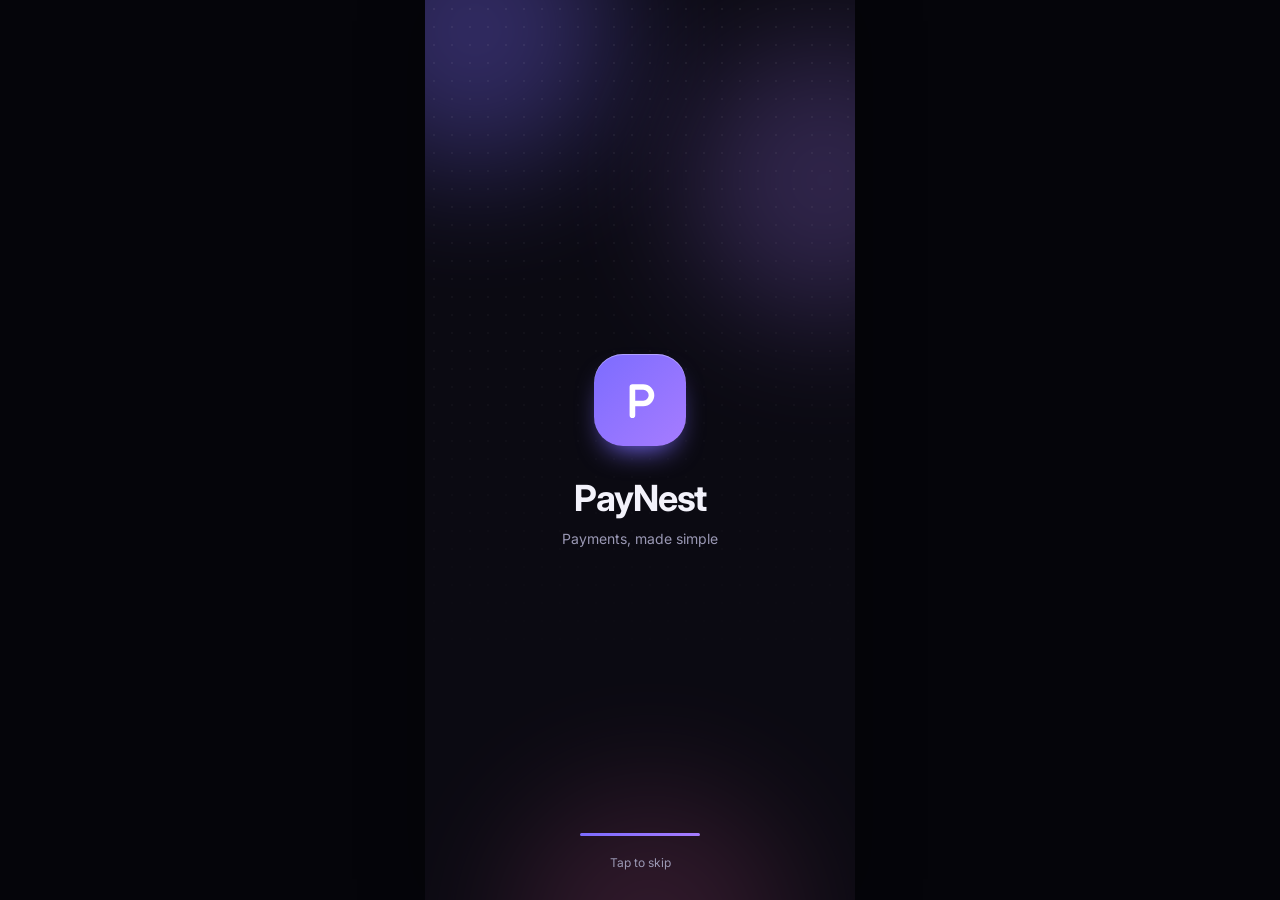
<file: paynest/index.html>
<!doctype html>
<html lang="en">
<head>
<meta charset="utf-8">
<meta name="viewport" content="width=device-width,initial-scale=1,viewport-fit=cover">
<title>PayNest</title>
<meta name="theme-color" content="#0b0a12">
<meta name="description" content="PayNest — payments, recharges and bills. Demo build.">
<script>
/* Apply the saved theme before first paint to avoid a flash. */
try{var s=JSON.parse(localStorage.getItem("paynest.app.v1")||"null");if(s&&s.prefs&&s.prefs.theme==="light")document.documentElement.dataset.theme="light"}catch(e){}
</script>
<link rel="preconnect" href="https://fonts.googleapis.com">
<link rel="preconnect" href="https://fonts.gstatic.com" crossorigin>
<link href="https://fonts.googleapis.com/css2?family=Inter:wght@400;500;600;700&family=JetBrains+Mono:wght@500&display=swap" rel="stylesheet">
<link rel="stylesheet" href="css/tokens.css">
<link rel="stylesheet" href="css/base.css">
<link rel="stylesheet" href="css/components.css">
<link rel="stylesheet" href="css/screens.css">
</head>
<body>
<div class="app" id="app">
  <div id="view"></div>
  <nav class="nav hide" id="nav" aria-label="Main">
    <div class="nav-in">
      <button data-r="home" aria-label="Home"><svg width="22" height="22" viewBox="0 0 24 24" fill="none" stroke="currentColor" stroke-width="1.8" stroke-linecap="round" stroke-linejoin="round"><path d="M3 11l9-8 9 8"/><path d="M5 10v10h14V10"/></svg>Home</button>
      <button data-r="history" aria-label="History"><svg width="22" height="22" viewBox="0 0 24 24" fill="none" stroke="currentColor" stroke-width="1.8" stroke-linecap="round" stroke-linejoin="round"><circle cx="12" cy="12" r="9"/><path d="M12 7v5l3 2"/></svg>History</button>
      <button class="fab" data-r="scan" aria-label="Scan and pay"><span class="c"><svg width="26" height="26" viewBox="0 0 24 24" fill="none" stroke="currentColor" stroke-width="2" stroke-linecap="round" stroke-linejoin="round"><path d="M4 8V5a1 1 0 011-1h3M16 4h3a1 1 0 011 1v3M20 16v3a1 1 0 01-1 1h-3M8 20H5a1 1 0 01-1-1v-3"/><path d="M4 12h16"/></svg></span></button>
      <button data-r="bills" aria-label="Bills"><svg width="22" height="22" viewBox="0 0 24 24" fill="none" stroke="currentColor" stroke-width="1.8" stroke-linecap="round" stroke-linejoin="round"><path d="M6 3h12v18l-3-2-3 2-3-2-3 2z"/><path d="M9 8h6M9 12h6"/></svg>Bills</button>
      <button data-r="profile" aria-label="Profile"><svg width="22" height="22" viewBox="0 0 24 24" fill="none" stroke="currentColor" stroke-width="1.8" stroke-linecap="round" stroke-linejoin="round"><circle cx="12" cy="8" r="4"/><path d="M4 21c0-4 4-6 8-6s8 2 8 6"/></svg>Profile</button>
    </div>
  </nav>
  <div class="msbd" id="msbd"></div>
  <div class="msheet" id="msheet" role="dialog" aria-modal="true"></div>
  <div class="toast" id="toast" role="status"></div>
</div>
<noscript>PayNest needs JavaScript to run.</noscript>

<!-- Classic scripts (no build step, works from file:// and GitHub Pages). Order matters. -->
<script defer src="js/core/config.js"></script>
<script defer src="js/core/utils.js"></script>
<script defer src="js/core/store.js"></script>
<script defer src="js/core/api.js"></script>
<script defer src="js/core/ui.js"></script>
<script defer src="js/core/router.js"></script>
<script defer src="js/screens/splash.js"></script>
<script defer src="js/screens/login.js"></script>
<script defer src="js/screens/signup.js"></script>
<script defer src="js/screens/otp.js"></script>
<script defer src="js/screens/pin.js"></script>
<script defer src="js/screens/home.js"></script>
<script defer src="js/screens/history.js"></script>
<script defer src="js/screens/scan.js"></script>
<script defer src="js/screens/bills.js"></script>
<script defer src="js/screens/profile.js"></script>
<script defer src="js/main.js"></script>
</body>
</html>
</file>
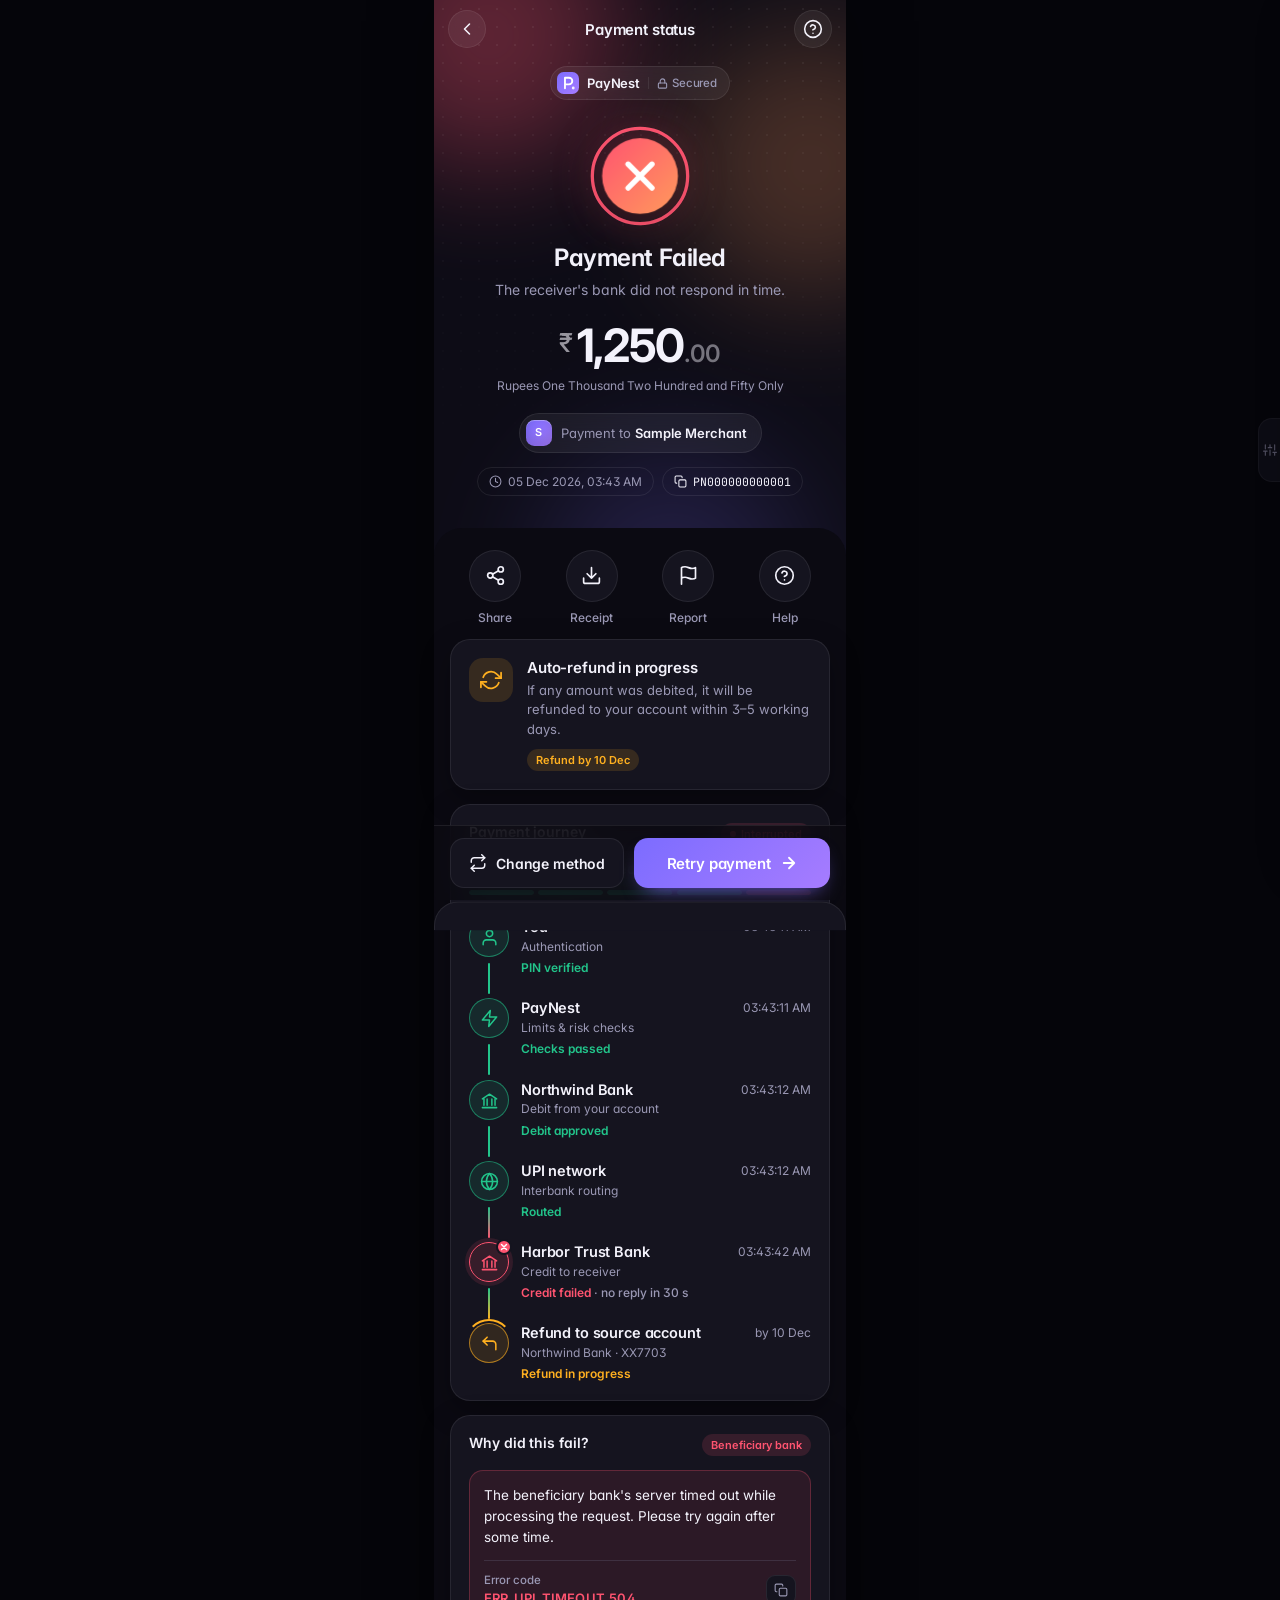
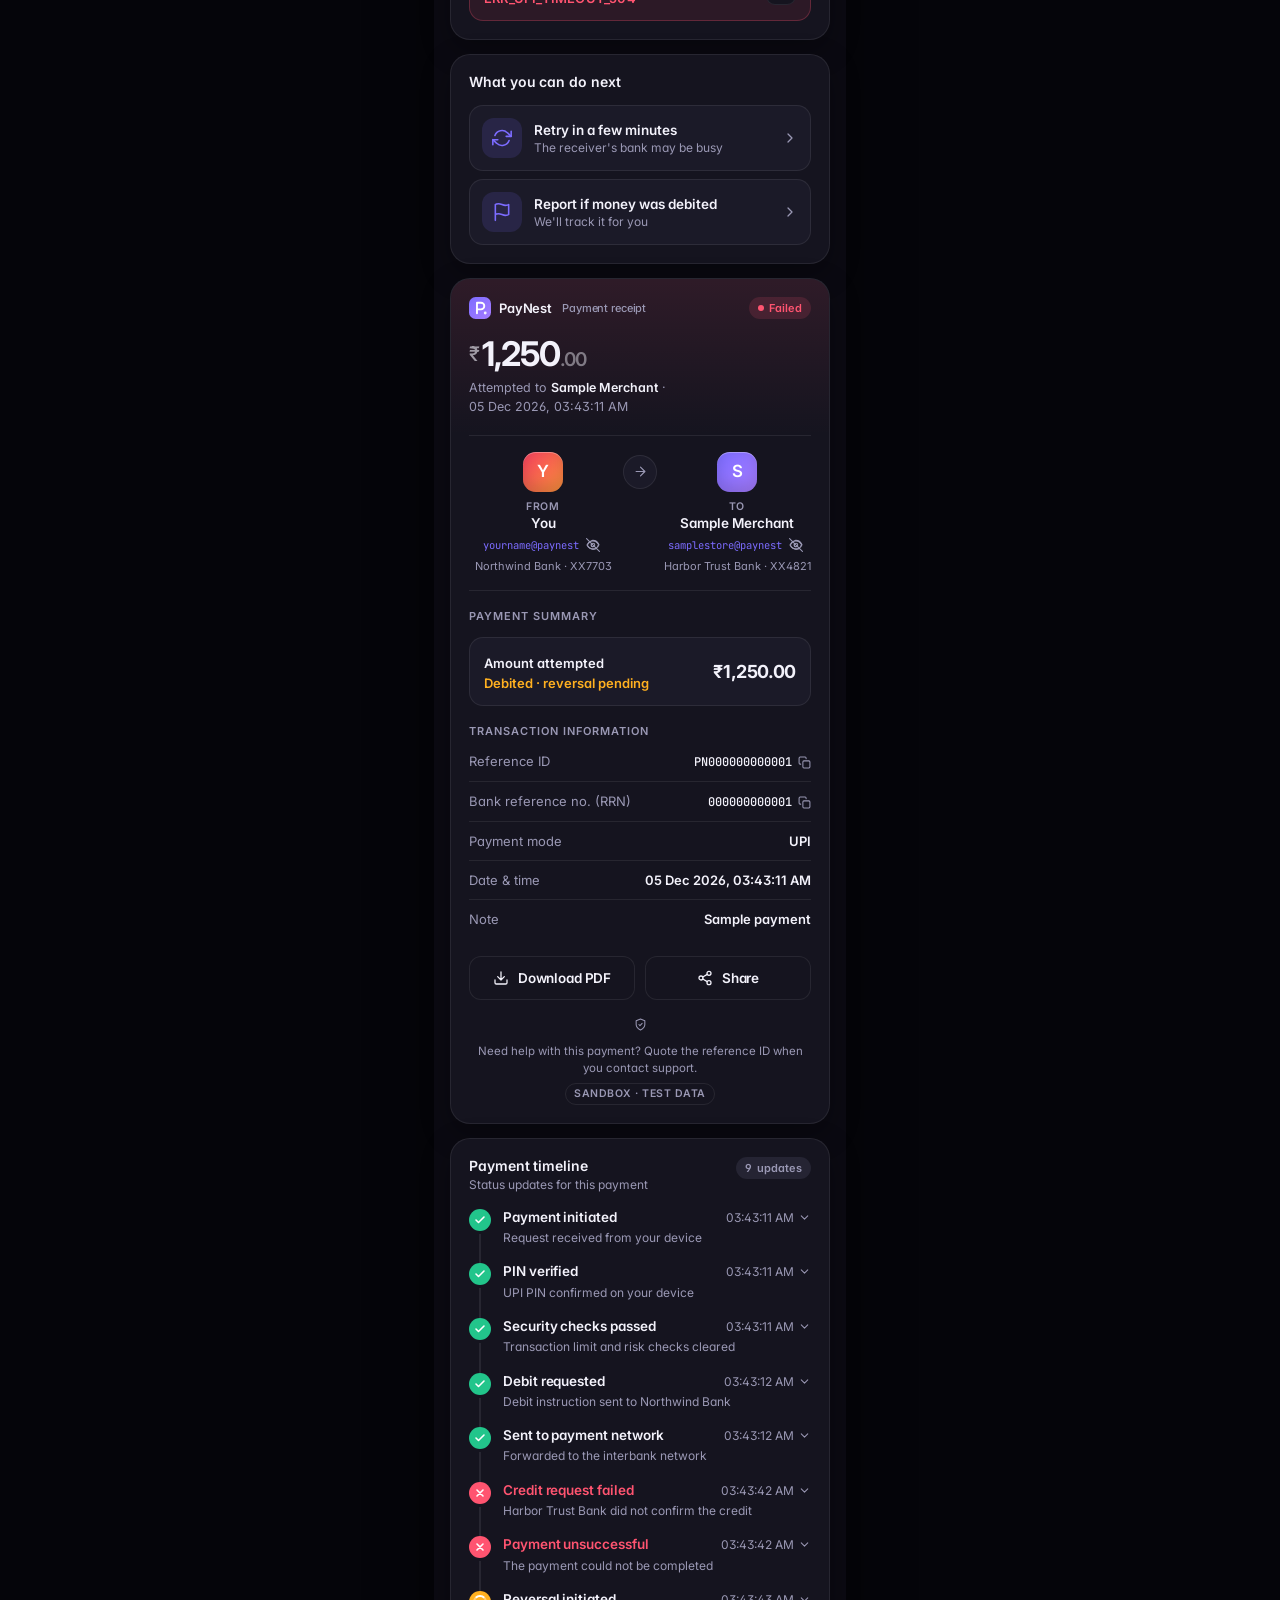
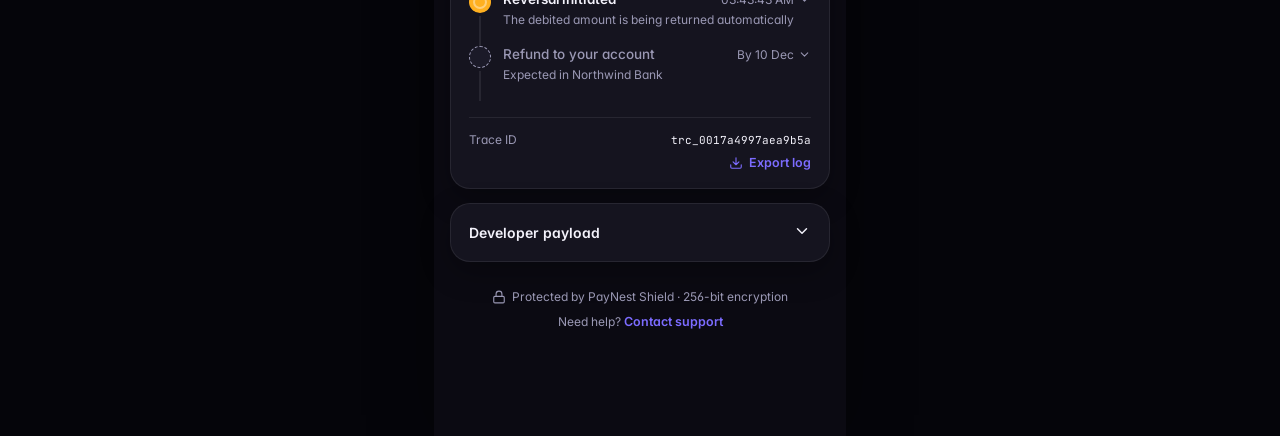
<file: paynest/status.html>
<!DOCTYPE html>
<html lang="en" data-theme="dark">
<head>
<meta charset="UTF-8">
<meta name="viewport" content="width=device-width, initial-scale=1, viewport-fit=cover, interactive-widget=resizes-content">
<meta name="theme-color" content="#0b0a12">
<title>PayNest – Payment Status</title>
<link rel="preconnect" href="https://fonts.googleapis.com">
<link rel="preconnect" href="https://fonts.gstatic.com" crossorigin>
<link href="https://fonts.googleapis.com/css2?family=Inter:wght@400;500;600;700&family=JetBrains+Mono:wght@400;500;600&display=swap" rel="stylesheet">
<!--
  PayNest · payment status prototype (sandbox, fictional brand, test data)

  Editing
    Long-press any text (title, amount, tags, buttons, labels, names…) .... edit it in place
    Long-press the status icon ............................................ switch scenario
    E ..... toggle editor     R ..... replay     Ctrl/Cmd+Z ..... undo     Esc ..... close panels

  Presentation mode
    URL #present hides the editor and disables long-press editing; #edit brings it back.
    To bring it back by hand: triple-tap the PayNest pill, or long-press it, or press E.
-->
<style>
:root{
  --brand:#7c6cff;--brand2:#a67cff;--bg:#0b0a12;--card:#15141f;--card2:#1b1a28;--ink:#f3f2fb;--muted:#9a98b4;
  --line:rgba(255,255,255,.08);--field:#12111d;--glass:rgba(255,255,255,.06);--shadow:0 10px 30px rgba(0,0,0,.28);
  --hero:#0d0c16;--page:#05050a;--bar:rgba(11,10,18,.82);--scrim:rgba(11,10,18,.92);--dot:rgba(255,255,255,.06);--blob:.34;
  --ok:#22c58b;--fail:#ff5470;--wait:#ffb020;--info:#2bb7d6;
  --sans:"Inter",system-ui,-apple-system,"Segoe UI",Roboto,"Helvetica Neue",Arial,sans-serif;
  --mono:"JetBrains Mono",ui-monospace,SFMono-Regular,Menlo,Consolas,monospace;
  --top:calc(58px + env(safe-area-inset-top));
}
[data-theme=light]{
  --brand:#5b3df5;--brand2:#8a4dff;--bg:#f3f2f9;--card:#fff;--card2:#f6f5fc;--ink:#171626;--muted:#6a6882;
  --line:rgba(23,22,38,.09);--field:#f6f5fb;--glass:rgba(255,255,255,.72);--shadow:0 10px 26px rgba(60,40,140,.09);
  --hero:#e9e6ff;--page:#d6d4e8;--bar:rgba(243,242,249,.86);--scrim:rgba(243,242,249,.92);--dot:rgba(23,22,38,.08);--blob:.3;
}
.phone[data-st=failed]{--ac:#ff5470;--ac2:#ff9a5c}
.phone[data-st=pending]{--ac:#ffb020;--ac2:#ffd36b}
.phone[data-st=success]{--ac:#22c58b;--ac2:#5be0b0}
.phone[data-st=refunded]{--ac:#2bb7d6;--ac2:#7adcf0}
.phone[data-st=processing]{--ac:var(--brand);--ac2:var(--brand2)}
.t-ok{--tc:#22c58b}.t-fail{--tc:#ff5470}.t-wait{--tc:#ffb020}.t-info{--tc:#2bb7d6}.t-idle{--tc:var(--muted)}

*{box-sizing:border-box;margin:0;padding:0;-webkit-tap-highlight-color:transparent;-webkit-user-select:none;user-select:none;-webkit-touch-callout:none}
input,textarea{-webkit-user-select:text;user-select:text}
input::selection,textarea::selection{background:rgba(124,108,255,.35)}
:focus{outline:none}
button:focus-visible,summary:focus-visible,select:focus-visible{outline:2px solid var(--brand);outline-offset:2px}
svg{pointer-events:none}
html{-webkit-text-size-adjust:100%}
body{font-family:var(--sans);background:var(--page);color:var(--ink);min-height:100vh;display:flex;justify-content:center;touch-action:manipulation;font-feature-settings:"cv11","ss01","tnum" 0;-webkit-font-smoothing:antialiased;transition:background .3s}
button{font:inherit;color:inherit;cursor:pointer;background:none;border:0}
.mono,code{font-family:var(--mono)}
.phone{width:100%;max-width:412px;min-height:100vh;background:var(--bg);position:relative;box-shadow:0 0 60px rgba(0,0,0,.35);transition:background .3s}

/* editable text affordance */
[data-e]{transition:background .18s,transform .18s}
[data-e].lp{background:color-mix(in srgb,var(--brand) 22%,transparent);border-radius:6px;transform:scale(.985)}
body.hl [data-e]{outline:1px dashed color-mix(in srgb,var(--brand) 70%,transparent);outline-offset:2px;border-radius:4px}

/* top bar — title fades out, bar fades in, compact status fades in (driven by --p) */
.top{--pb:0;--pc:0;position:sticky;top:0;z-index:30;display:flex;align-items:center;gap:10px;padding:calc(10px + env(safe-area-inset-top)) 14px 10px;height:var(--top);margin-bottom:calc(-1 * var(--top))}
.top::before{content:"";position:absolute;left:0;right:0;top:0;bottom:calc(-34px * (1 - var(--pc)));z-index:-2;pointer-events:none;background:linear-gradient(to bottom,var(--scrim) 0,var(--scrim) calc(100% - 34px * (1 - var(--pc))),transparent 100%);opacity:var(--pb)}
.top::after{content:"";position:absolute;inset:0;z-index:-1;pointer-events:none;background:var(--bar);border-bottom:1px solid var(--line);opacity:var(--pc)}
.top.dock::after{backdrop-filter:blur(18px);-webkit-backdrop-filter:blur(18px)}
.ib{width:38px;height:38px;border-radius:50%;border:1px solid var(--line);background:var(--glass);color:var(--ink);display:grid;place-items:center;backdrop-filter:blur(10px);-webkit-backdrop-filter:blur(10px);transition:transform .15s;flex:none}
.ib:active{transform:scale(.9)}
.ib.sm{width:30px;height:30px}
.mid{flex:1;position:relative;height:38px;pointer-events:none}
.mid>*{position:absolute;inset:0;display:flex;align-items:center;justify-content:center}
.ttl{font-weight:600;font-size:15px;letter-spacing:-.01em;opacity:calc(1 - var(--pc));transform:translateY(calc(var(--pc) * -9px));filter:blur(calc(var(--pc) * 3px));will-change:opacity,transform}
.cmp{gap:8px;font-size:14px;font-weight:600;opacity:var(--pc);transform:translateY(calc((1 - var(--pc)) * 9px));filter:blur(calc((1 - var(--pc)) * 3px));will-change:opacity,transform}
.cmp span{color:var(--muted);font-size:12.5px;font-weight:500}
.cmp .dot{width:8px;height:8px;border-radius:50%;background:var(--ac)}
.top .ttl [data-e],.top .ttl{pointer-events:auto}

/* hero */
.hero{position:relative;background:var(--hero);overflow:hidden;padding:calc(66px + env(safe-area-inset-top)) 20px 60px;text-align:center;transition:background .3s}
.hero::after{content:"";position:absolute;inset:0;background-image:radial-gradient(var(--dot) 1px,transparent 1px);background-size:18px 18px;-webkit-mask-image:linear-gradient(#000,transparent 85%);mask-image:linear-gradient(#000,transparent 85%);pointer-events:none}
.aurora{position:absolute;inset:0;pointer-events:none}
.blob{position:absolute;width:270px;height:270px;border-radius:50%;filter:blur(60px);opacity:var(--blob);transition:background 1s}
.b1{background:var(--ac);top:-100px;left:-80px;animation:d1 16s ease-in-out infinite alternate}
.b2{background:var(--ac2);top:30px;right:-100px;opacity:calc(var(--blob) * .7);animation:d2 20s ease-in-out infinite alternate}
.b3{background:var(--brand);bottom:-160px;left:25%;opacity:calc(var(--blob) * .55);animation:d3 18s ease-in-out infinite alternate}
@keyframes d1{to{transform:translate(60px,40px) scale(1.12)}}
@keyframes d2{to{transform:translate(-50px,60px) scale(.92)}}
@keyframes d3{to{transform:translate(50px,-30px) scale(1.15)}}
.hin{position:relative;z-index:2}
.brandpill{display:inline-flex;align-items:center;gap:8px;padding:5px 12px 5px 6px;border-radius:99px;background:var(--glass);border:1px solid var(--line);backdrop-filter:blur(10px);-webkit-backdrop-filter:blur(10px);font-size:13px;font-weight:600;letter-spacing:-.01em}
.brandpill .sep{width:1px;height:12px;background:var(--line)}
.brandpill .sec{display:flex;align-items:center;gap:4px;font-weight:500;font-size:11.5px;color:var(--muted)}

.sicon{position:relative;width:104px;height:104px;margin:24px auto 16px}
.sicon::before{content:"";position:absolute;inset:14px;border-radius:50%;background:var(--ac);filter:blur(26px);opacity:.38;animation:glow 3.5s ease-in-out infinite alternate}
@keyframes glow{to{opacity:.18;transform:scale(1.15)}}
.sicon svg{position:relative;width:104px;height:104px;overflow:visible}
.pulse{position:absolute;inset:12px;border-radius:50%;border:1.5px solid var(--ac);opacity:0;animation:pulse 3s 1.4s ease-out infinite}
.pulse.p2{animation-delay:2.9s}
@keyframes pulse{0%{transform:scale(.9);opacity:.5}100%{transform:scale(1.5);opacity:0}}
.ring-bg{fill:none;stroke:var(--line);stroke-width:3}
.ring{fill:none;stroke:var(--ac);stroke-width:3;stroke-linecap:round;stroke-dasharray:100;stroke-dashoffset:100;transform:rotate(-90deg);transform-origin:48px 48px;animation:draw .9s .1s cubic-bezier(.65,0,.35,1) forwards}
.orbit{fill:none;stroke:var(--ac);stroke-width:3;stroke-linecap:round;stroke-dasharray:26 74;transform-origin:48px 48px;animation:spin 1.3s linear infinite}
.disc{transform-origin:48px 48px;animation:discin .55s .45s cubic-bezier(.2,1.4,.4,1) both;filter:drop-shadow(0 6px 14px rgba(0,0,0,.25))}
.glyph{fill:none;stroke:#fff;stroke-width:5;stroke-linecap:round;stroke-linejoin:round;stroke-dasharray:100;stroke-dashoffset:100;animation:draw .5s .9s ease forwards}
@keyframes draw{to{stroke-dashoffset:0}}
@keyframes spin{to{transform:rotate(360deg)}}
@keyframes discin{from{transform:scale(0)}to{transform:scale(1)}}
.shake{animation:shake .55s 1.25s cubic-bezier(.36,.07,.19,.97)}
@keyframes shake{10%,90%{transform:translateX(-2px)}20%,80%{transform:translateX(4px)}30%,50%,70%{transform:translateX(-6px)}40%,60%{transform:translateX(6px)}}
.burst{position:absolute;left:50%;top:50%;pointer-events:none}
.burst i{position:absolute;width:6px;height:6px;margin:-3px;border-radius:50%;background:var(--ac);opacity:0;animation:burst .95s 1s ease-out forwards}
.burst i:nth-child(even){background:var(--ac2);width:4px;height:4px;margin:-2px}
@keyframes burst{0%{opacity:1;transform:rotate(var(--a)) translateY(-44px) scale(1)}100%{opacity:0;transform:rotate(var(--a)) translateY(-86px) scale(.3)}}

.st-title{font-size:24px;font-weight:650;letter-spacing:-.02em;line-height:1.2}
.st-sub{font-size:14px;color:var(--muted);margin:6px auto 0;max-width:300px;line-height:1.5}
.amt{font-size:46px;font-weight:700;letter-spacing:-.035em;margin-top:22px;font-variant-numeric:tabular-nums;line-height:1;transition:opacity .4s,filter .4s}
.amt small{font-size:26px;font-weight:500;opacity:.6;margin-right:4px;vertical-align:.38em;letter-spacing:0}
.amt .dec{font-size:24px;font-weight:600;opacity:.45;letter-spacing:-.01em}
.amt.dim{opacity:.5;filter:blur(1.5px)}
.words{font-size:12px;color:var(--muted);margin:10px auto 0;max-width:300px;line-height:1.4}
.words:empty{display:none}
.pill{display:inline-flex;align-items:center;gap:9px;margin-top:18px;padding:6px 14px 6px 6px;border-radius:99px;background:var(--glass);border:1px solid var(--line);backdrop-filter:blur(10px);-webkit-backdrop-filter:blur(10px);font-size:13px;color:var(--muted)}
.pill b{color:var(--ink);font-weight:600}
.av{width:26px;height:26px;border-radius:50%;display:grid;place-items:center;font-size:12px;font-weight:600;color:#fff;background:linear-gradient(135deg,hsl(var(--h) 62% 54%),hsl(calc(var(--h) + 36) 62% 42%))}
.chips{display:flex;justify-content:center;gap:8px;flex-wrap:wrap;margin-top:14px}
.chip{display:inline-flex;align-items:center;gap:6px;padding:6px 11px;border-radius:99px;font-size:12px;color:var(--muted);border:1px solid var(--line)}
.chip.cp{font-family:var(--mono);font-size:11.5px;color:var(--ink)}

/* body */
.body{position:relative;z-index:3;margin-top:-28px;border-radius:28px 28px 0 0;background:var(--bg);padding-top:22px;transition:background .3s}
.stack>*{opacity:0;transform:translateY(16px)}
.stack.in>*{animation:rise .6s cubic-bezier(.2,.8,.2,1) calc(var(--i) * 60ms) both}
@keyframes rise{from{opacity:0;transform:translateY(16px)}to{opacity:1;transform:none}}
.qa{display:grid;grid-template-columns:repeat(4,1fr);gap:6px;margin:0 16px 6px}
.qb{display:flex;flex-direction:column;align-items:center;gap:8px;font-size:12px;font-weight:500;color:var(--muted)}
.qc{width:52px;height:52px;border-radius:50%;display:grid;place-items:center;color:var(--ink);background:var(--card);border:1px solid var(--line);transition:transform .2s cubic-bezier(.2,1.4,.4,1),background .2s}
.qb:active .qc{transform:scale(.9)}
.c{background:var(--card);border:1px solid var(--line);border-radius:20px;margin:14px 16px;padding:18px;box-shadow:var(--shadow);transition:background .3s}
.h{display:flex;align-items:flex-start;justify-content:space-between;gap:10px;margin-bottom:14px}
.h h3{font-size:14px;font-weight:600;letter-spacing:-.005em;line-height:1.3}
.hs{font-size:12px;color:var(--muted);margin-top:2px;line-height:1.4}
.tag{display:inline-flex;align-items:center;gap:5px;font-size:11px;font-weight:600;padding:4px 9px;border-radius:99px;color:var(--tc,var(--muted));background:rgba(128,128,160,.12);background:color-mix(in srgb,var(--tc,#8888a8) 14%,transparent);white-space:nowrap;flex:none}
.tag i{width:6px;height:6px;border-radius:50%;background:currentColor}

/* money */
.money{display:flex;gap:14px;align-items:flex-start}
.mic{width:44px;height:44px;border-radius:14px;display:grid;place-items:center;flex:none;color:var(--tc);background:rgba(128,128,160,.12);background:color-mix(in srgb,var(--tc) 14%,transparent)}
.mt{font-size:15px;font-weight:600;letter-spacing:-.01em}
.money p{font-size:13px;color:var(--muted);line-height:1.5;margin-top:4px}
.money .tag{margin-top:10px}

/* payment journey — vertical rail */
.rt-sum{display:flex;justify-content:space-between;align-items:baseline;gap:10px}
.rt-sum b{font-size:15px;font-weight:600;letter-spacing:-.01em}
.rt-sum span{font-size:12px;color:var(--muted);font-variant-numeric:tabular-nums;white-space:nowrap}
.meter{display:grid;grid-template-columns:repeat(5,1fr);gap:4px;margin:12px 0 22px}
.sg{height:5px;border-radius:3px;background:var(--line);position:relative;overflow:hidden}
.sg::after{content:"";position:absolute;inset:0;border-radius:3px;background:var(--sgc,transparent)}
.sg.rs-ok{--sgc:#22c58b}.sg.rs-info{--sgc:var(--info)}.sg.rs-fail{--sgc:var(--fail)}.sg.rs-wait{--sgc:var(--wait)}
.sg.rs-wait::after{animation:breathe 1.6s ease-in-out infinite}
@keyframes breathe{50%{opacity:.35}}
.stack.anim .sg::after{animation:fillx .5s calc(var(--i) * .16s + .3s) cubic-bezier(.4,0,.2,1) both;transform-origin:left}
.stack.anim .sg.rs-wait::after{animation:fillx .5s calc(var(--i) * .16s + .3s) cubic-bezier(.4,0,.2,1) both,breathe 1.6s 1.6s ease-in-out infinite}
@keyframes fillx{from{transform:scaleX(0)}to{transform:scaleX(1)}}
.rt-row{position:relative;display:grid;grid-template-columns:40px minmax(0,1fr) auto;column-gap:12px;padding-bottom:22px}
.rt-row:last-child{padding-bottom:0}
.rt-row::before{content:"";position:absolute;left:19px;top:46px;bottom:4px;width:2px;border-radius:2px;background:var(--line);transform-origin:top}
.rt-row:last-child::before{display:none}
.ln-ok::before{background:#22c58b}
.ln-info::before{background:var(--info)}
.ln-fail::before{background:linear-gradient(#22c58b,var(--fail))}
.ln-wait::before{background:linear-gradient(#22c58b,var(--wait))}
.ln-idle::before{width:0;background:none;border-left:2px dashed var(--line)}
.stack.anim .rt-row::before{animation:lndraw .55s calc(var(--i) * .16s + .35s) cubic-bezier(.4,0,.2,1) both}
@keyframes lndraw{from{transform:scaleY(0)}to{transform:scaleY(1)}}
.rt-dot{position:relative;width:40px;height:40px;border-radius:50%;display:grid;place-items:center;background:var(--card2);border:1.5px solid var(--line);color:var(--muted)}
.stack.anim .rt-dot{animation:nodein .45s calc(var(--i) * .16s + .2s) both cubic-bezier(.2,1.3,.4,1)}
@keyframes nodein{from{opacity:0;transform:scale(.6)}to{opacity:1;transform:none}}
.rs-ok .rt-dot{color:#22c58b;border-color:rgba(34,197,139,.55);background:rgba(34,197,139,.12)}
.rs-info .rt-dot{color:var(--info);border-color:rgba(43,183,214,.55);background:rgba(43,183,214,.12)}
.rs-fail .rt-dot{color:var(--fail);border-color:var(--fail);background:rgba(255,84,112,.14);box-shadow:0 0 0 4px rgba(255,84,112,.12)}
.rs-wait .rt-dot{color:var(--wait);border-color:rgba(255,176,32,.6);background:rgba(255,176,32,.12)}
.rs-wait .rt-dot::after{content:"";position:absolute;inset:-5px;border-radius:50%;border:2px solid transparent;border-top-color:var(--wait);animation:spin 1.4s linear infinite}
.rs-idle .rt-dot{border-style:dashed;opacity:.65}
.rt-badge{position:absolute;top:-4px;right:-4px;width:16px;height:16px;border-radius:50%;background:var(--fail);color:#fff;display:grid;place-items:center;border:2px solid var(--card)}
.rt-body{min-width:0;padding-top:1px}
.rt-name{font-size:14.5px;font-weight:600;letter-spacing:-.01em;line-height:1.3;overflow:hidden;text-overflow:ellipsis;white-space:nowrap}
.rt-role{font-size:12px;color:var(--muted);margin-top:2px;line-height:1.35}
.rt-st{font-size:12px;font-weight:600;margin-top:5px;line-height:1.35;color:var(--muted)}
.rs-ok .rt-st{color:#22c58b}.rs-info .rt-st{color:var(--info)}.rs-fail .rt-st{color:var(--fail)}.rs-wait .rt-st{color:var(--wait)}
.rt-st em{font-style:normal;font-weight:500;color:var(--muted)}
.rt-meta{text-align:right;display:flex;flex-direction:column;align-items:flex-end;gap:5px;padding-top:2px}
.rt-time{font-size:12px;color:var(--muted);font-variant-numeric:tabular-nums;white-space:nowrap}
.rt-lat{font-size:11px;font-weight:600;padding:2px 7px;border-radius:99px;background:var(--card2);border:1px solid var(--line);color:var(--muted);font-variant-numeric:tabular-nums}
.rs-fail .rt-lat{color:var(--fail);border-color:rgba(255,84,112,.35);background:rgba(255,84,112,.1)}
.rs-wait .rt-lat{color:var(--wait);border-color:rgba(255,176,32,.35);background:rgba(255,176,32,.1)}

/* reason */
.reason{border-radius:14px;padding:14px;background:rgba(128,128,160,.1);background:color-mix(in srgb,var(--tc) 10%,transparent);border:1px solid rgba(128,128,160,.2);border:1px solid color-mix(in srgb,var(--tc) 26%,transparent)}
.rc-code{display:flex;align-items:center;justify-content:space-between;gap:10px;margin-top:12px;padding-top:12px;border-top:1px solid rgba(128,128,160,.22)}
.rc-code.nb{margin-top:0;padding-top:0;border-top:0}
.rc-code span{display:block;font-size:11.5px;color:var(--muted);font-weight:500}
.rc-code b{display:block;margin-top:3px;font-size:13px;font-weight:600;color:var(--tc);letter-spacing:.015em;word-break:break-all}
.mini{width:30px;height:30px;border-radius:9px;border:1px solid var(--line);background:var(--card);display:grid;place-items:center;color:var(--muted);flex:none}
.reason p{font-size:13.5px;line-height:1.55}

/* steps */
.step{display:flex;align-items:center;gap:12px;width:100%;text-align:left;padding:12px;margin-bottom:8px;border-radius:14px;background:var(--card2);border:1px solid var(--line);transition:transform .15s,border-color .2s}
.step:last-child{margin-bottom:0}.step:active{transform:scale(.985)}
.sic{width:40px;height:40px;border-radius:12px;display:grid;place-items:center;flex:none;color:var(--brand);background:rgba(124,108,255,.14);background:color-mix(in srgb,var(--brand) 14%,transparent)}
.stx{flex:1;min-width:0;display:block}.stx b{display:block;font-size:13.5px;font-weight:600}.stx em{display:block;font-style:normal;font-size:12px;color:var(--muted);margin-top:2px}
.step>svg:last-child{color:var(--muted);flex:none}

/* receipt */
.rc{padding:0;overflow:hidden}
.rc-head{padding:18px 18px 18px;background:linear-gradient(180deg,rgba(128,128,160,.1),transparent);background:linear-gradient(180deg,color-mix(in srgb,var(--ac) 11%,transparent),transparent)}
.rc-top{display:flex;align-items:center;justify-content:space-between;gap:10px}
.rc-brand{display:flex;align-items:center;gap:8px;font-size:13px;font-weight:600;letter-spacing:-.01em}
.rc-brand small{font-size:11px;font-weight:500;color:var(--muted);margin-left:2px}
.rc-amt{margin-top:18px;font-size:34px;font-weight:700;letter-spacing:-.03em;line-height:1;font-variant-numeric:tabular-nums}
.rc-amt small{font-size:20px;font-weight:500;opacity:.6;margin-right:3px;vertical-align:.25em}
.rc-amt .dec{font-size:19px;font-weight:600;opacity:.45}
.rc-sub{font-size:12.5px;color:var(--muted);margin-top:8px;line-height:1.5}
.rc-sub b{color:var(--ink);font-weight:600}
.rc-flow{display:grid;grid-template-columns:minmax(0,1fr) 34px minmax(0,1fr);align-items:center;gap:6px;margin:0 18px;padding:16px 0;border-top:1px solid var(--line);border-bottom:1px solid var(--line)}
.rc-p{text-align:center;min-width:0}
.pav{width:40px;height:40px;border-radius:13px;display:grid;place-items:center;color:#fff;font-weight:600;font-size:15px;margin:0 auto 8px;background:linear-gradient(135deg,hsl(var(--h) 60% 52%),hsl(calc(var(--h) + 36) 60% 40%))}
.prole{font-size:10.5px;text-transform:uppercase;letter-spacing:.09em;color:var(--muted);font-weight:600}
.pname{font-size:13.5px;font-weight:600;margin-top:2px;overflow:hidden;text-overflow:ellipsis;white-space:nowrap}
.pupi{font-family:var(--mono);font-size:10.5px;color:var(--brand);margin-top:2px;overflow:hidden;text-overflow:ellipsis;white-space:nowrap}
.pbank{font-size:11px;color:var(--muted);margin-top:3px;overflow:hidden;text-overflow:ellipsis;white-space:nowrap}
.rc-arrow{width:34px;height:34px;border-radius:50%;display:grid;place-items:center;color:var(--muted);background:var(--card2);border:1px solid var(--line)}
.rc-sec{font-size:11px;font-weight:600;text-transform:uppercase;letter-spacing:.09em;color:var(--muted);padding:18px 18px 4px}
.rc-rows{padding:0 18px}
.rc-row{display:flex;justify-content:space-between;align-items:baseline;gap:16px;padding:11px 0;font-size:13px;border-bottom:1px solid var(--line)}
.rc-row:last-child{border-bottom:0}
.rc-row span{color:var(--muted);flex:none}
.rc-row b{font-weight:600;text-align:right;word-break:break-word;font-variant-numeric:tabular-nums}
.rc-row b.cp{font-family:var(--mono);font-size:12px;font-weight:500;display:inline-flex;align-items:center;gap:6px;cursor:pointer}
.rc-row b.cp svg{color:var(--muted)}
.rc-total{display:flex;justify-content:space-between;align-items:center;gap:12px;margin:10px 18px 0;padding:14px;border-radius:14px;background:var(--card2);border:1px solid var(--line)}
.rc-total span{font-size:13px;font-weight:600}
.rc-total b{font-size:18px;font-weight:700;letter-spacing:-.02em;font-variant-numeric:tabular-nums}
.rc-total small{display:block;font-size:12px;font-weight:500;margin-top:3px}
.stack.anim .rc-row{animation:rise .5s calc(var(--r) * 45ms + 500ms) both}
.rc-actions{display:grid;grid-template-columns:1fr 1fr;gap:10px;padding:18px}
.btn.sm{height:44px;border-radius:12px;font-size:13.5px;font-weight:600}
.rc-foot{display:flex;align-items:center;justify-content:center;flex-wrap:wrap;gap:6px 10px;padding:0 18px 18px;font-size:11.5px;color:var(--muted);text-align:center;line-height:1.5}
.rc-foot .sb{padding:2px 8px;border-radius:99px;border:1px solid var(--line);font-size:10.5px;font-weight:600;letter-spacing:.05em;text-transform:uppercase}

/* timeline */
.ev{position:relative;padding:0 0 16px 34px}
.ev:last-of-type{padding-bottom:0}
.ev::before{content:"";position:absolute;left:10px;top:26px;bottom:-2px;width:2px;background:var(--line)}
.ev:last-of-type::before{display:none}
.ev .dt{position:absolute;left:0;top:1px;width:22px;height:22px;border-radius:50%;display:grid;place-items:center;color:#fff;background:var(--tc)}
.ev.idle .dt{background:var(--card2);border:1.5px dashed var(--muted)}
.ev.wait .dt::after{content:"";width:10px;height:10px;border-radius:50%;border:2px solid rgba(255,255,255,.4);border-top-color:#fff;animation:spin .8s linear infinite}
.evb{display:flex;justify-content:space-between;align-items:baseline;gap:10px;width:100%;text-align:left}
.evt{font-size:13.5px;font-weight:600;letter-spacing:-.005em;line-height:1.35}
.ev.idle .evt{color:var(--muted);font-weight:500}
.ev.fail .evt{color:var(--fail)}
.evr{display:inline-flex;align-items:center;gap:4px;font-size:12px;color:var(--muted);white-space:nowrap;font-variant-numeric:tabular-nums}
.evr svg{transition:transform .2s}
.ev.open .evr svg{transform:rotate(180deg)}
.evs{font-size:12px;color:var(--muted);margin-top:3px;line-height:1.45}
.evs .evl{font-weight:600;font-variant-numeric:tabular-nums;white-space:nowrap}
.evx{display:none;margin-top:10px;padding:10px 12px;border-radius:12px;background:var(--card2);border:1px solid var(--line);font-size:12px}
.ev.open .evx{display:block}
.evx div{display:flex;justify-content:space-between;gap:12px;padding:3px 0}
.evx span{color:var(--muted)}.evx b{font-weight:500;text-align:right;font-variant-numeric:tabular-nums}
.evx code{font-size:11px;color:var(--ink)}
.tl-foot{margin-top:18px;padding-top:14px;border-top:1px solid var(--line);display:flex;flex-direction:column;gap:8px;font-size:12px;color:var(--muted)}
.tl-foot div{display:flex;justify-content:space-between;align-items:center;gap:10px}
.tl-foot code{color:var(--ink);font-size:11px}
.link{color:var(--brand);font-size:12.5px;font-weight:600;display:inline-flex;gap:6px;align-items:center}

details.tech summary{list-style:none;display:flex;justify-content:space-between;align-items:center;font-size:14px;font-weight:600;cursor:pointer}
details.tech summary::-webkit-details-marker{display:none}
details.tech summary svg{transition:transform .25s}details.tech[open] summary svg{transform:rotate(180deg)}
details.tech pre{margin-top:14px;background:var(--field);border:1px solid var(--line);border-radius:12px;padding:12px;font-size:11.5px;line-height:1.55;overflow-x:auto;font-family:var(--mono);white-space:pre}
.foot{text-align:center;color:var(--muted);font-size:12px;padding:10px 24px 28px;line-height:1.8}
.foot span{display:inline-flex;align-items:center;gap:6px}

/* action bar */
.bar{position:sticky;bottom:0;z-index:25;display:grid;grid-template-columns:auto minmax(0,1fr);gap:10px;padding:12px 16px calc(12px + env(safe-area-inset-bottom));background:var(--bar);backdrop-filter:blur(18px);-webkit-backdrop-filter:blur(18px);border-top:1px solid var(--line)}
.btn{position:relative;overflow:hidden;height:50px;border-radius:14px;border:1px solid var(--line);display:flex;align-items:center;justify-content:center;gap:9px;font-weight:600;font-size:15px;letter-spacing:-.01em;background:var(--card);color:var(--ink);transition:transform .15s,opacity .2s;white-space:nowrap}
.btn:active{transform:scale(.97)}
.bar .btn.sec{padding:0 18px;font-size:14px}
.btn.pri{border:0;color:#fff;background:linear-gradient(135deg,var(--brand),var(--brand2));box-shadow:0 10px 22px -12px var(--brand)}
.btn:disabled{opacity:.55;cursor:progress}
.rip{position:absolute;border-radius:50%;background:rgba(255,255,255,.3);transform:scale(0);animation:rip .6s ease-out forwards;pointer-events:none}
@keyframes rip{to{transform:scale(4);opacity:0}}
.btn .ld{width:16px;height:16px;border-radius:50%;border:2.5px solid rgba(255,255,255,.4);border-top-color:#fff;animation:spin .7s linear infinite}

/* sheets + toast */
.msbd{position:fixed;inset:0;background:rgba(5,4,12,.5);backdrop-filter:blur(3px);-webkit-backdrop-filter:blur(3px);opacity:0;pointer-events:none;transition:opacity .25s;z-index:120}
.msbd.on{opacity:1;pointer-events:auto}
.msheet{position:fixed;left:50%;bottom:0;transform:translate(-50%,105%);width:100%;max-width:412px;background:var(--card);border-radius:24px 24px 0 0;padding:10px 16px calc(18px + env(safe-area-inset-bottom));z-index:130;transition:transform .36s cubic-bezier(.2,.9,.25,1);border:1px solid var(--line);border-bottom:0;max-height:88vh;overflow-y:auto}
.msheet.on{transform:translate(-50%,0)}
.grab{width:38px;height:4px;border-radius:4px;background:var(--line);margin:0 auto 14px}
.msheet h4{font-size:16px;font-weight:600;letter-spacing:-.01em}.msheet>p{font-size:13px;color:var(--muted);margin:4px 0 14px;line-height:1.5}
.edin{width:100%;border:1.5px solid var(--line);border-radius:12px;padding:12px;font:inherit;font-size:15px;background:var(--field);color:var(--ink)}
.edin:focus{border-color:var(--brand)}
textarea.edin{min-height:84px;resize:vertical;line-height:1.5}
.edact{display:grid;grid-template-columns:1fr 1.4fr;gap:10px;margin-top:14px}
.toast{position:fixed;left:50%;bottom:92px;transform:translate(-50%,16px);background:#1d1c2e;color:#fff;font-size:13px;font-weight:500;padding:11px 16px;border-radius:99px;opacity:0;pointer-events:none;transition:.28s;z-index:140;max-width:380px;text-align:center;box-shadow:0 10px 30px rgba(0,0,0,.4);border:1px solid rgba(255,255,255,.1)}
.toast.on{opacity:1;transform:translate(-50%,0)}

/* editor */
.fab{position:fixed;right:0;top:50%;margin-top:-32px;z-index:60;width:22px;height:64px;border-radius:14px 0 0 14px;border:1px solid var(--line);border-right:0;background:var(--card);color:var(--muted);display:grid;place-items:center;opacity:.5;transition:.2s}
.fab:hover,.fab:active{opacity:1;width:30px}
.drawer{position:fixed;left:50%;bottom:0;transform:translateX(-50%);width:100%;max-width:412px;height:82vh;background:var(--card);color:var(--ink);border-radius:24px 24px 0 0;border:1px solid var(--line);box-shadow:0 -10px 40px rgba(0,0,0,.4);z-index:100;display:flex;flex-direction:column;transition:transform .35s cubic-bezier(.2,.9,.25,1)}
.drawer.closed{transform:translate(-50%,105%)}
.dh{display:flex;align-items:center;justify-content:space-between;padding:18px 16px 10px;position:relative}
.dh .grab{position:absolute;top:6px;left:50%;transform:translateX(-50%);margin:0}
.dh b{display:flex;align-items:center;gap:8px;font-size:14.5px}
.dh div{display:flex;gap:8px}
.tabs{display:flex;padding:0 10px;border-bottom:1px solid var(--line);overflow-x:auto;scrollbar-width:none}
.tab{padding:10px 12px;font-size:13px;font-weight:600;color:var(--muted);border-bottom:2.5px solid transparent;white-space:nowrap}
.tab.on{color:var(--brand);border-color:var(--brand)}
.panel{flex:1;overflow-y:auto;padding:14px 16px 30px}
.pane{display:none}.pane.on{display:block}
.presets{display:flex;gap:7px;flex-wrap:wrap;margin-bottom:14px}
.pchip{border:1.5px solid var(--line);background:var(--card);border-radius:99px;padding:7px 12px;font-size:12.5px;color:var(--ink)}
.pchip.on{border-color:var(--brand);background:rgba(124,108,255,.15);color:var(--brand);font-weight:600}
.grid{display:grid;grid-template-columns:1fr 1fr;gap:10px}
.field{display:flex;flex-direction:column;gap:4px}.field.full{grid-column:1/-1}
.field label{font-size:11.5px;color:var(--muted);font-weight:600;display:flex;justify-content:space-between;gap:8px}
.field label a,.field .hint{font-size:11px;font-weight:600}
.field label a{color:var(--brand);text-decoration:none}.hint{color:var(--fail)}.hint2{font-weight:400;font-family:var(--mono);font-size:10px;opacity:.7;text-align:right;word-break:break-all}
.field input,.field select,.field textarea{border:1.5px solid var(--line);border-radius:10px;padding:9px 10px;font:inherit;font-size:13.5px;width:100%;background:var(--field);color:var(--ink)}
.field input[type=color]{padding:2px;height:38px}
.field input:focus,.field select:focus,.field textarea:focus{border-color:var(--brand)}
.field input.bad{border-color:var(--fail)}
.field textarea{resize:vertical;min-height:60px}
.sw{display:flex;align-items:center;justify-content:space-between;padding:11px 0;border-bottom:1px solid var(--line);font-size:13.5px}
.sw input{appearance:none;-webkit-appearance:none;width:40px;height:23px;border-radius:23px;background:var(--line);position:relative;cursor:pointer;transition:.2s;flex:none}
.sw input::after{content:"";position:absolute;top:2.5px;left:2.5px;width:18px;height:18px;border-radius:50%;background:#fff;transition:.2s}
.sw input:checked{background:var(--brand)}.sw input:checked::after{left:19.5px}
.tools{display:grid;grid-template-columns:1fr 1fr;gap:8px;margin-top:16px}
.tools button{border-radius:11px;padding:11px;font-size:13px;font-weight:600;background:rgba(124,108,255,.15);color:var(--brand)}
.tools .danger{background:rgba(255,84,112,.14);color:var(--fail)}
.tools .wide{grid-column:1/-1}
.sub{font-size:11px;font-weight:600;text-transform:uppercase;letter-spacing:.08em;color:var(--muted);margin:18px 0 8px}
.snap{display:flex;align-items:center;justify-content:space-between;gap:8px;padding:10px 12px;border-radius:12px;background:var(--card2);border:1px solid var(--line);margin-bottom:8px;font-size:13px}
.snap button{font-size:12px;font-weight:600;color:var(--brand);padding:4px 8px}.snap .dl{color:var(--fail)}
.hintbox{font-size:12px;color:var(--muted);line-height:1.65;margin-top:16px;padding:12px;border-radius:12px;background:var(--card2)}
.hintbox kbd{font-family:var(--mono);font-size:11px;padding:1px 6px;border-radius:5px;border:1px solid var(--line);background:var(--card)}
@media(min-width:980px){
  .drawer{left:auto;right:20px;top:20px;bottom:20px;height:auto;width:380px;max-width:none;border-radius:22px;transform:none}
  .drawer.closed{transform:translateX(calc(100% + 40px))}
  .dh .grab{display:none}.fab{right:0}
}

/* avatars */
.avt{--s:40px;width:var(--s);height:var(--s);border-radius:calc(var(--s) * .32);display:inline-grid;place-items:center;flex:none;color:#fff;font-weight:600;font-size:calc(var(--s) * .42);line-height:1;letter-spacing:0;box-shadow:inset 0 1px 0 rgba(255,255,255,.3),inset 0 -7px 14px rgba(0,0,0,.14);overflow:hidden}
.avt.circle{border-radius:50%}
.avt svg{width:80%;height:80%;overflow:visible}
.pf{border:1px solid var(--line);border-radius:16px;padding:12px;margin-bottom:12px;background:var(--card2)}
.pf-h{display:flex;align-items:center;gap:12px;margin-bottom:12px}
.pf-t{flex:1;min-width:0}.pf-t b{display:block;font-size:14px}.pf-t small{display:block;font-size:12px;color:var(--muted);overflow:hidden;text-overflow:ellipsis;white-space:nowrap}
.pf-b{display:flex;gap:6px}
.pf-b button,.mini2{font-size:12px;font-weight:600;padding:6px 10px;border-radius:9px;border:1px solid var(--line);background:var(--card);color:var(--ink)}
.segs{display:grid;grid-auto-flow:column;grid-auto-columns:1fr;gap:3px;padding:3px;border-radius:11px;background:var(--field);border:1px solid var(--line);margin-bottom:12px}
.segs button{padding:7px 4px;font-size:12.5px;font-weight:600;border-radius:8px;color:var(--muted);transition:background .2s,color .2s}
.segs button.on{background:var(--card);color:var(--ink);box-shadow:0 1px 4px rgba(0,0,0,.18)}
.pf-c{display:flex;gap:10px;margin-bottom:12px}.pf-c .field{flex:1}
.pf-n{font-size:12px;color:var(--muted);line-height:1.5;margin-bottom:12px}
.sws{display:flex;flex-wrap:wrap;gap:8px;margin-bottom:12px}
.sw2{width:28px;height:28px;border-radius:50%;border:2px solid transparent;box-shadow:0 0 0 1px var(--line);transition:transform .15s}
.sw2.on{border-color:var(--card2);box-shadow:0 0 0 2px var(--brand)}
.sw2:active{transform:scale(.88)}
.faces{display:grid;grid-template-columns:repeat(4,1fr);gap:8px}
.faces button{display:grid;place-items:center;padding:6px;border-radius:14px;border:2px solid transparent;transition:transform .15s}
.faces button.on{border-color:var(--brand)}.faces button:active{transform:scale(.92)}

/* payment methods */
.pm-h{margin-bottom:14px}.pm-h h4{font-size:17px}.pm-h p,.sh-h p{font-size:13px;color:var(--muted);line-height:1.5}.pm-h p{margin:4px 0 0!important}
.pm-amt{display:flex;justify-content:space-between;align-items:baseline;gap:12px;padding:12px 14px;border-radius:14px;background:var(--card2);border:1px solid var(--line);margin-bottom:12px;font-size:13px;color:var(--muted)}
.pm-amt b{color:var(--ink);font-size:17px;font-weight:700;letter-spacing:-.02em;font-variant-numeric:tabular-nums}
.pm-list{display:flex;flex-direction:column;gap:8px}
.pm{display:flex;align-items:center;gap:12px;width:100%;text-align:left;padding:12px;border-radius:16px;border:1.5px solid var(--line);background:var(--card2);transition:border-color .2s,background .2s,transform .15s}
.pm.on{border-color:var(--brand);background:rgba(124,108,255,.1);background:color-mix(in srgb,var(--brand) 9%,var(--card2))}
.pm:active{transform:scale(.985)}
.pm-ic{width:44px;height:44px;border-radius:14px;display:grid;place-items:center;flex:none;color:var(--brand);background:rgba(124,108,255,.14);background:color-mix(in srgb,var(--brand) 14%,transparent)}
.pm-tx{flex:1;min-width:0}
.pm-tx b{display:block;font-size:14.5px;font-weight:600;letter-spacing:-.01em;overflow:hidden;text-overflow:ellipsis;white-space:nowrap}
.pm-tx em{display:block;font-style:normal;font-size:12.5px;color:var(--muted);margin-top:2px;overflow:hidden;text-overflow:ellipsis;white-space:nowrap}
.pm-tx i{display:block;font-style:normal;font-size:11.5px;font-weight:600;color:var(--wait);margin-top:4px}
.pm-r{width:22px;height:22px;border-radius:50%;border:2px solid var(--line);display:grid;place-items:center;flex:none;color:#fff;transition:background .2s,border-color .2s}
.pm.on .pm-r{background:var(--brand);border-color:var(--brand)}
.pm-r svg{opacity:0;transform:scale(.4);transition:opacity .2s,transform .25s cubic-bezier(.2,1.5,.4,1)}
.pm.on .pm-r svg{opacity:1;transform:none}
.mc{border:1px solid var(--line);border-radius:16px;padding:12px;margin-bottom:12px;background:var(--card2);transition:opacity .2s}
.mc.sel{border-color:var(--brand)}.mc.off .mc-h{opacity:.55}
.mc-h{display:flex;align-items:center;gap:10px;margin-bottom:8px}
.mc-ic{width:38px;height:38px;border-radius:12px;display:grid;place-items:center;flex:none;color:var(--brand);background:rgba(124,108,255,.14);background:color-mix(in srgb,var(--brand) 14%,transparent)}
.mc-t{flex:1;min-width:0}.mc-t b{display:block;font-size:13.5px;overflow:hidden;text-overflow:ellipsis;white-space:nowrap}.mc-t small{font-size:11.5px;color:var(--muted)}
.mc-b{display:flex;gap:4px}
.mc-b button{width:30px;height:30px;border-radius:9px;border:1px solid var(--line);background:var(--card);display:grid;place-items:center;color:var(--muted)}
.mc-b button.dl{color:var(--fail)}.mc-b button:disabled,.mini2:disabled{opacity:.35}
.mc-sw{display:flex;align-items:center;justify-content:space-between;gap:12px;margin-bottom:10px}.mc-sw .sw{flex:1;border:0;padding:6px 0;gap:10px}
.mini2.on{background:var(--brand);border-color:var(--brand);color:#fff}
.mc-sum{display:flex;justify-content:space-between;gap:10px;align-items:baseline;margin-bottom:12px;font-size:12px;color:var(--muted)}.mc-sum b{font-size:14px;color:var(--ink)}
.sw select{border:1.5px solid var(--line);border-radius:9px;padding:6px 8px;background:var(--field);color:var(--ink);font:inherit;font-size:12.5px;max-width:55%}

/* receipt parties */
.rc-flow{align-items:start!important}
.rc-arrow{margin-top:3px}
.pav0{display:grid!important;margin:0 auto 8px}
.pupi{display:flex;align-items:center;justify-content:center;gap:3px;margin-top:3px;max-width:100%;font-family:var(--mono);font-size:10.5px;color:var(--brand);min-height:20px}
.pupi .uv{display:grid;min-width:0}
.pupi .uv>span{grid-area:1/1;overflow:hidden;text-overflow:ellipsis;white-space:nowrap;transition:opacity .22s,filter .22s,transform .22s}
.pupi .u-mask{opacity:0;filter:blur(4px);transform:translateY(3px);pointer-events:none}
.pupi.hid .u-plain{opacity:0;filter:blur(4px);transform:translateY(-3px);pointer-events:none}
.pupi.hid .u-mask{opacity:1;filter:none;transform:none}
.eye{position:relative;width:22px;height:22px;border-radius:7px;flex:none;color:var(--muted);display:grid;place-items:center;transition:background .15s,color .15s,transform .15s}
.eye:active{transform:scale(.88);background:var(--glass)}
.eye svg{grid-area:1/1;transition:opacity .2s,transform .25s cubic-bezier(.2,1.4,.4,1)}
.eye .i-on{opacity:0;transform:scale(.5) rotate(-25deg)}
.pupi.hid .eye .i-on{opacity:1;transform:none}
.pupi.hid .eye .i-off{opacity:0;transform:scale(.5) rotate(25deg)}
.pstat{display:inline-flex;align-items:center;gap:5px;margin-top:6px;padding:3px 9px 3px 7px;border-radius:99px;font-size:11px;font-weight:600;color:var(--tc,var(--muted));background:rgba(128,128,160,.12);background:color-mix(in srgb,var(--tc,#8888a8) 13%,transparent);max-width:100%}
.pstat span{overflow:hidden;text-overflow:ellipsis;white-space:nowrap}

/* share sheet + capture stage */
.cap-root{position:fixed!important;left:-10000px;top:0;width:400px!important;max-width:none!important;min-height:0!important;box-shadow:none!important;pointer-events:none}
.cap-root *{animation:none!important;transition:none!important}
.cap-pad{padding:18px;background:var(--bg)}
.cap-col{display:flex;flex-direction:column;gap:12px}
.cap-root .c{margin:0}
.cap-root .hero{padding:30px 20px 38px;border-radius:26px}
.cap-root .ring,.cap-root .glyph{stroke-dashoffset:0!important}
.cap-root .disc{transform:none!important}
.cap-root .pulse,.cap-root .burst{display:none}
.sh-h h4{font-size:17px}.sh-h p{margin:4px 0 14px!important}
.shp{display:grid;place-items:center;padding:12px;border-radius:16px;background:var(--field);border:1px solid var(--line);margin-bottom:12px;overflow:hidden}
.shp img{display:block;max-width:100%;max-height:38vh;width:auto;height:auto;border-radius:10px;-webkit-user-select:auto;user-select:auto;-webkit-touch-callout:default;box-shadow:0 8px 24px rgba(0,0,0,.3);animation:rise .4s both}
.shk{width:100%;height:260px;border-radius:12px;display:grid;place-items:center;background:linear-gradient(110deg,transparent 30%,rgba(255,255,255,.07) 50%,transparent 70%) 0 0/200% 100%,var(--card2);animation:shim 1.3s linear infinite}
@keyframes shim{to{background-position:-200% 0}}
.shk span{font-size:12.5px;color:var(--muted);font-weight:500}
.shm{margin-bottom:12px}
.shact{display:grid;grid-template-columns:1fr 1fr;gap:10px}.shact .pri{grid-column:1/-1;height:50px}

.pbank{white-space:normal!important;overflow:visible!important;text-overflow:clip!important;line-height:1.4}
.cap-root.cap-status{width:440px!important}
.cap .rc-foot{padding-top:16px}
@media(prefers-reduced-motion:reduce){*{animation-duration:.01ms!important;animation-delay:0s!important;transition-duration:.01ms!important}.ring,.glyph{stroke-dashoffset:0}}
@media print{
  .top,.bar,.drawer,.fab,.qa,.msheet,.msbd,.toast,.aurora,.hero::after,.rc-actions{display:none!important}
  body{background:#fff}.phone{box-shadow:none;max-width:none}.stack>*{opacity:1!important;transform:none!important;animation:none!important}
  body.print-r{--ink:#111;--muted:#555;--card:#fff;--card2:#f4f4f6;--line:#dcdce4;--bg:#fff;-webkit-print-color-adjust:exact;print-color-adjust:exact}
  body.print-r .hero,body.print-r .stack>*:not(#cReceipt){display:none!important}
  body.print-r .body{margin:0;padding:0}body.print-r .c{box-shadow:none;margin:0 auto;max-width:480px}
}
</style>
</head>
<body>
<svg width="0" height="0" style="position:absolute" aria-hidden="true"><defs><linearGradient id="pnGrad" x1="0" y1="0" x2="1" y2="1"><stop offset="0" style="stop-color:var(--brand)"/><stop offset="1" style="stop-color:var(--brand2)"/></linearGradient></defs></svg>

<div class="phone" id="phone" data-st="processing">
  <header class="top" id="top">
    <button class="ib" id="back" aria-label="Back"></button>
    <div class="mid"><div class="ttl" data-o="appTitle" data-e="s:appTitle"></div><div class="cmp"><i class="dot"></i><b data-o="cmpAmt"></b><span data-o="cmpSt"></span></div></div>
    <button class="ib" data-act="help" id="helpTop" aria-label="Help"></button>
  </header>

  <section class="hero" id="hero">
    <div class="aurora"><i class="blob b1"></i><i class="blob b2"></i><i class="blob b3"></i></div>
    <div class="hin">
      <div class="brandpill" id="logoBtn" data-e="x:brand"></div>
      <div class="sicon" id="sicon" data-e="x:status"></div>
      <h1 class="st-title" data-o="heroTitle" data-e="s:statusTitle"></h1>
      <p class="st-sub" data-o="heroSub" data-e="s:statusSub"></p>
      <div class="amt" id="amt" data-e="s:amount"><small data-e="s:cur"></small><span class="int"></span><span class="dec"></span></div>
      <div class="words" data-o="amountWords" data-e="l:words"></div>
      <div class="pill" id="toPill"></div>
      <div class="chips" id="chips"></div>
    </div>
  </section>

  <main class="body">
    <div class="stack" id="stack">
      <div class="qa" id="qa" style="--i:0"></div>
      <section class="c" id="cMoney" style="--i:1"></section>
      <section class="c" id="cJourney" style="--i:2"></section>
      <section class="c" id="cReason" style="--i:3"></section>
      <section class="c" id="cSteps" style="--i:4"></section>
      <section class="c rc" id="cReceipt" style="--i:5"></section>
      <section class="c" id="cAudit" style="--i:6"></section>
      <section class="c" id="cTech" style="--i:7">
        <details class="tech"><summary><span data-e="l:tech.title" data-def="Developer payload">Developer payload</span> <span id="chev"></span></summary><pre id="json"></pre></details>
      </section>
      <footer class="foot" id="foot" style="--i:8"></footer>
    </div>
  </main>

  <div class="bar" id="bar"></div>
  <button class="fab" id="fab" aria-label="Open editor"></button>

  <aside class="drawer closed" id="drawer" aria-label="Editor">
    <div class="dh"><span class="grab"></span><b id="dtitle"></b><div><button class="ib sm" id="bUndo" aria-label="Undo"></button><button class="ib sm" id="dclose" aria-label="Close"></button></div></div>
    <div class="tabs" id="tabs"></div>
    <div class="panel" id="panel"></div>
  </aside>

  <div class="msbd" id="msbd"></div>
  <div class="msheet" id="msheet" role="dialog" aria-modal="true"></div>
  <div class="toast" id="toast" role="status"></div>
</div>

<script>
/* html-to-image 1.11.13 (MIT) — used only to render the share image */
!function(t,e){"object"==typeof exports&&"undefined"!=typeof module?e(exports):"function"==typeof define&&define.amd?define(["exports"],e):e((t="undefined"!=typeof globalThis?globalThis:t||self).htmlToImage={})}(this,(function(t){"use strict";function e(t,e,n,r){return new(n||(n=Promise))((function(i,o){function u(t){try{a(r.next(t))}catch(t){o(t)}}function c(t){try{a(r.throw(t))}catch(t){o(t)}}function a(t){var e;t.done?i(t.value):(e=t.value,e instanceof n?e:new n((function(t){t(e)}))).then(u,c)}a((r=r.apply(t,e||[])).next())}))}function n(t,e){var n,r,i,o,u={label:0,sent:function(){if(1&i[0])throw i[1];return i[1]},trys:[],ops:[]};return o={next:c(0),throw:c(1),return:c(2)},"function"==typeof Symbol&&(o[Symbol.iterator]=function(){return this}),o;function c(c){return function(a){return function(c){if(n)throw new TypeError("Generator is already executing.");for(;o&&(o=0,c[0]&&(u=0)),u;)try{if(n=1,r&&(i=2&c[0]?r.return:c[0]?r.throw||((i=r.return)&&i.call(r),0):r.next)&&!(i=i.call(r,c[1])).done)return i;switch(r=0,i&&(c=[2&c[0],i.value]),c[0]){case 0:case 1:i=c;break;case 4:return u.label++,{value:c[1],done:!1};case 5:u.label++,r=c[1],c=[0];continue;case 7:c=u.ops.pop(),u.trys.pop();continue;default:if(!(i=u.trys,(i=i.length>0&&i[i.length-1])||6!==c[0]&&2!==c[0])){u=0;continue}if(3===c[0]&&(!i||c[1]>i[0]&&c[1]<i[3])){u.label=c[1];break}if(6===c[0]&&u.label<i[1]){u.label=i[1],i=c;break}if(i&&u.label<i[2]){u.label=i[2],u.ops.push(c);break}i[2]&&u.ops.pop(),u.trys.pop();continue}c=e.call(t,u)}catch(t){c=[6,t],r=0}finally{n=i=0}if(5&c[0])throw c[1];return{value:c[0]?c[1]:void 0,done:!0}}([c,a])}}}var r,i=(r=0,function(){return r+=1,"u".concat("0000".concat((Math.random()*Math.pow(36,4)<<0).toString(36)).slice(-4)).concat(r)});function o(t){for(var e=[],n=0,r=t.length;n<r;n++)e.push(t[n]);return e}var u=null;function c(t){return void 0===t&&(t={}),u||(u=t.includeStyleProperties?t.includeStyleProperties:o(window.getComputedStyle(document.documentElement)))}function a(t,e){var n=(t.ownerDocument.defaultView||window).getComputedStyle(t).getPropertyValue(e);return n?parseFloat(n.replace("px","")):0}function s(t,e){void 0===e&&(e={});var n,r,i,o=e.width||(r=a(n=t,"border-left-width"),i=a(n,"border-right-width"),n.clientWidth+r+i),u=e.height||function(t){var e=a(t,"border-top-width"),n=a(t,"border-bottom-width");return t.clientHeight+e+n}(t);return{width:o,height:u}}var l=16384;function f(t,e){return void 0===e&&(e={}),t.toBlob?new Promise((function(n){t.toBlob(n,e.type?e.type:"image/png",e.quality?e.quality:1)})):new Promise((function(n){for(var r=window.atob(t.toDataURL(e.type?e.type:void 0,e.quality?e.quality:void 0).split(",")[1]),i=r.length,o=new Uint8Array(i),u=0;u<i;u+=1)o[u]=r.charCodeAt(u);n(new Blob([o],{type:e.type?e.type:"image/png"}))}))}function h(t){return new Promise((function(e,n){var r=new Image;r.onload=function(){r.decode().then((function(){requestAnimationFrame((function(){return e(r)}))}))},r.onerror=n,r.crossOrigin="anonymous",r.decoding="async",r.src=t}))}function d(t){return e(this,void 0,void 0,(function(){return n(this,(function(e){return[2,Promise.resolve().then((function(){return(new XMLSerializer).serializeToString(t)})).then(encodeURIComponent).then((function(t){return"data:image/svg+xml;charset=utf-8,".concat(t)}))]}))}))}function v(t,r,i){return e(this,void 0,void 0,(function(){var e,o,u;return n(this,(function(n){return e="http://www.w3.org/2000/svg",o=document.createElementNS(e,"svg"),u=document.createElementNS(e,"foreignObject"),o.setAttribute("width","".concat(r)),o.setAttribute("height","".concat(i)),o.setAttribute("viewBox","0 0 ".concat(r," ").concat(i)),u.setAttribute("width","100%"),u.setAttribute("height","100%"),u.setAttribute("x","0"),u.setAttribute("y","0"),u.setAttribute("externalResourcesRequired","true"),o.appendChild(u),u.appendChild(t),[2,d(o)]}))}))}var p=function(t,e){if(t instanceof e)return!0;var n=Object.getPrototypeOf(t);return null!==n&&(n.constructor.name===e.name||p(n,e))};function g(t,e,n,r){var i=".".concat(t,":").concat(e),o=n.cssText?function(t){var e=t.getPropertyValue("content");return"".concat(t.cssText," content: '").concat(e.replace(/'|"/g,""),"';")}(n):function(t,e){return c(e).map((function(e){var n=t.getPropertyValue(e),r=t.getPropertyPriority(e);return"".concat(e,": ").concat(n).concat(r?" !important":"",";")})).join(" ")}(n,r);return document.createTextNode("".concat(i,"{").concat(o,"}"))}function m(t,e,n,r){var o=window.getComputedStyle(t,n),u=o.getPropertyValue("content");if(""!==u&&"none"!==u){var c=i();try{e.className="".concat(e.className," ").concat(c)}catch(t){return}var a=document.createElement("style");a.appendChild(g(c,n,o,r)),e.appendChild(a)}}var w="application/font-woff",y="image/jpeg",b={woff:w,woff2:w,ttf:"application/font-truetype",eot:"application/vnd.ms-fontobject",png:"image/png",jpg:y,jpeg:y,gif:"image/gif",tiff:"image/tiff",svg:"image/svg+xml",webp:"image/webp"};function S(t){var e=function(t){var e=/\.([^./]*?)$/g.exec(t);return e?e[1]:""}(t).toLowerCase();return b[e]||""}function E(t){return-1!==t.search(/^(data:)/)}function x(t,e){return"data:".concat(e,";base64,").concat(t)}function C(t,r,i){return e(this,void 0,void 0,(function(){var e,o;return n(this,(function(n){switch(n.label){case 0:return[4,fetch(t,r)];case 1:if(404===(e=n.sent()).status)throw new Error('Resource "'.concat(e.url,'" not found'));return[4,e.blob()];case 2:return o=n.sent(),[2,new Promise((function(t,n){var r=new FileReader;r.onerror=n,r.onloadend=function(){try{t(i({res:e,result:r.result}))}catch(t){n(t)}},r.readAsDataURL(o)}))]}}))}))}var P={};function R(t,r,i){return e(this,void 0,void 0,(function(){var e,o,u,c,a;return n(this,(function(n){switch(n.label){case 0:if(e=function(t,e,n){var r=t.replace(/\?.*/,"");return n&&(r=t),/ttf|otf|eot|woff2?/i.test(r)&&(r=r.replace(/.*\//,"")),e?"[".concat(e,"]").concat(r):r}(t,r,i.includeQueryParams),null!=P[e])return[2,P[e]];i.cacheBust&&(t+=(/\?/.test(t)?"&":"?")+(new Date).getTime()),n.label=1;case 1:return n.trys.push([1,3,,4]),[4,C(t,i.fetchRequestInit,(function(t){var e=t.res,n=t.result;return r||(r=e.headers.get("Content-Type")||""),function(t){return t.split(/,/)[1]}(n)}))];case 2:return u=n.sent(),o=x(u,r),[3,4];case 3:return c=n.sent(),o=i.imagePlaceholder||"",a="Failed to fetch resource: ".concat(t),c&&(a="string"==typeof c?c:c.message),a&&console.warn(a),[3,4];case 4:return P[e]=o,[2,o]}}))}))}function T(t){return e(this,void 0,void 0,(function(){var e;return n(this,(function(n){return"data:,"===(e=t.toDataURL())?[2,t.cloneNode(!1)]:[2,h(e)]}))}))}function A(t,r){return e(this,void 0,void 0,(function(){var e,i,o,u;return n(this,(function(n){switch(n.label){case 0:return t.currentSrc?(e=document.createElement("canvas"),i=e.getContext("2d"),e.width=t.clientWidth,e.height=t.clientHeight,null==i||i.drawImage(t,0,0,e.width,e.height),[2,h(e.toDataURL())]):(o=t.poster,u=S(o),[4,R(o,u,r)]);case 1:return[2,h(n.sent())]}}))}))}function k(t,r){var i;return e(this,void 0,void 0,(function(){return n(this,(function(e){switch(e.label){case 0:return e.trys.push([0,3,,4]),(null===(i=null==t?void 0:t.contentDocument)||void 0===i?void 0:i.body)?[4,I(t.contentDocument.body,r,!0)]:[3,2];case 1:return[2,e.sent()];case 2:return[3,4];case 3:return e.sent(),[3,4];case 4:return[2,t.cloneNode(!1)]}}))}))}var L=function(t){return null!=t.tagName&&"SVG"===t.tagName.toUpperCase()};function N(t,e,n){return p(e,Element)&&(function(t,e,n){var r=e.style;if(r){var i=window.getComputedStyle(t);i.cssText?(r.cssText=i.cssText,r.transformOrigin=i.transformOrigin):c(n).forEach((function(n){var o=i.getPropertyValue(n);if("font-size"===n&&o.endsWith("px")){var u=Math.floor(parseFloat(o.substring(0,o.length-2)))-.1;o="".concat(u,"px")}p(t,HTMLIFrameElement)&&"display"===n&&"inline"===o&&(o="block"),"d"===n&&e.getAttribute("d")&&(o="path(".concat(e.getAttribute("d"),")")),r.setProperty(n,o,i.getPropertyPriority(n))}))}}(t,e,n),function(t,e,n){m(t,e,":before",n),m(t,e,":after",n)}(t,e,n),function(t,e){p(t,HTMLTextAreaElement)&&(e.innerHTML=t.value),p(t,HTMLInputElement)&&e.setAttribute("value",t.value)}(t,e),function(t,e){if(p(t,HTMLSelectElement)){var n=e,r=Array.from(n.children).find((function(e){return t.value===e.getAttribute("value")}));r&&r.setAttribute("selected","")}}(t,e)),e}function I(t,r,i){return e(this,void 0,void 0,(function(){return n(this,(function(u){return i||!r.filter||r.filter(t)?[2,Promise.resolve(t).then((function(t){return function(t,r){return e(this,void 0,void 0,(function(){return n(this,(function(e){return p(t,HTMLCanvasElement)?[2,T(t)]:p(t,HTMLVideoElement)?[2,A(t,r)]:p(t,HTMLIFrameElement)?[2,k(t,r)]:[2,t.cloneNode(L(t))]}))}))}(t,r)})).then((function(i){return function(t,r,i){var u,c;return e(this,void 0,void 0,(function(){var e;return n(this,(function(n){switch(n.label){case 0:return L(r)?[2,r]:(e=[],0===(e=null!=(a=t).tagName&&"SLOT"===a.tagName.toUpperCase()&&t.assignedNodes?o(t.assignedNodes()):p(t,HTMLIFrameElement)&&(null===(u=t.contentDocument)||void 0===u?void 0:u.body)?o(t.contentDocument.body.childNodes):o((null!==(c=t.shadowRoot)&&void 0!==c?c:t).childNodes)).length||p(t,HTMLVideoElement)?[2,r]:[4,e.reduce((function(t,e){return t.then((function(){return I(e,i)})).then((function(t){t&&r.appendChild(t)}))}),Promise.resolve())]);case 1:return n.sent(),[2,r]}var a}))}))}(t,i,r)})).then((function(e){return N(t,e,r)})).then((function(t){return function(t,r){return e(this,void 0,void 0,(function(){var e,i,o,u,c,a,s,l,f,h,d,v,p;return n(this,(function(n){switch(n.label){case 0:if(0===(e=t.querySelectorAll?t.querySelectorAll("use"):[]).length)return[2,t];i={},p=0,n.label=1;case 1:return p<e.length?(o=e[p],(u=o.getAttribute("xlink:href"))?(c=t.querySelector(u),a=document.querySelector(u),c||!a||i[u]?[3,3]:(s=i,l=u,[4,I(a,r,!0)])):[3,3]):[3,4];case 2:s[l]=n.sent(),n.label=3;case 3:return p++,[3,1];case 4:if((f=Object.values(i)).length){for(h="http://www.w3.org/1999/xhtml",(d=document.createElementNS(h,"svg")).setAttribute("xmlns",h),d.style.position="absolute",d.style.width="0",d.style.height="0",d.style.overflow="hidden",d.style.display="none",v=document.createElementNS(h,"defs"),d.appendChild(v),p=0;p<f.length;p++)v.appendChild(f[p]);t.appendChild(d)}return[2,t]}}))}))}(t,r)}))]:[2,null]}))}))}var D=/url\((['"]?)([^'"]+?)\1\)/g,H=/url\([^)]+\)\s*format\((["']?)([^"']+)\1\)/g,M=/src:\s*(?:url\([^)]+\)\s*format\([^)]+\)[,;]\s*)+/g;function F(t,r,i,o,u){return e(this,void 0,void 0,(function(){var e,c,a,s;return n(this,(function(n){switch(n.label){case 0:return n.trys.push([0,5,,6]),e=i?function(t,e){if(t.match(/^[a-z]+:\/\//i))return t;if(t.match(/^\/\//))return window.location.protocol+t;if(t.match(/^[a-z]+:/i))return t;var n=document.implementation.createHTMLDocument(),r=n.createElement("base"),i=n.createElement("a");return n.head.appendChild(r),n.body.appendChild(i),e&&(r.href=e),i.href=t,i.href}(r,i):r,c=S(r),a=void 0,u?[4,u(e)]:[3,2];case 1:return s=n.sent(),a=x(s,c),[3,4];case 2:return[4,R(e,c,o)];case 3:a=n.sent(),n.label=4;case 4:return[2,t.replace((l=r,f=l.replace(/([.*+?^${}()|\[\]\/\\])/g,"\\$1"),new RegExp("(url\\(['\"]?)(".concat(f,")(['\"]?\\))"),"g")),"$1".concat(a,"$3"))];case 5:return n.sent(),[3,6];case 6:return[2,t]}var l,f}))}))}function V(t){return-1!==t.search(D)}function q(t,r,i){return e(this,void 0,void 0,(function(){var e,o;return n(this,(function(n){return V(t)?(e=function(t,e){var n=e.preferredFontFormat;return n?t.replace(M,(function(t){for(;;){var e=H.exec(t)||[],r=e[0],i=e[2];if(!i)return"";if(i===n)return"src: ".concat(r,";")}})):t}(t,i),o=function(t){var e=[];return t.replace(D,(function(t,n,r){return e.push(r),t})),e.filter((function(t){return!E(t)}))}(e),[2,o.reduce((function(t,e){return t.then((function(t){return F(t,e,r,i)}))}),Promise.resolve(e))]):[2,t]}))}))}function U(t,r,i){var o;return e(this,void 0,void 0,(function(){var e,u;return n(this,(function(n){switch(n.label){case 0:return(e=null===(o=r.style)||void 0===o?void 0:o.getPropertyValue(t))?[4,q(e,null,i)]:[3,2];case 1:return u=n.sent(),r.style.setProperty(t,u,r.style.getPropertyPriority(t)),[2,!0];case 2:return[2,!1]}}))}))}function j(t,r){return e(this,void 0,void 0,(function(){var e,i;return n(this,(function(n){switch(n.label){case 0:return[4,U("background",t,r)];case 1:return n.sent()?[3,3]:[4,U("background-image",t,r)];case 2:n.sent(),n.label=3;case 3:return[4,U("mask",t,r)];case 4:return(i=n.sent())?[3,6]:[4,U("-webkit-mask",t,r)];case 5:i=n.sent(),n.label=6;case 6:return(e=i)?[3,8]:[4,U("mask-image",t,r)];case 7:e=n.sent(),n.label=8;case 8:return e?[3,10]:[4,U("-webkit-mask-image",t,r)];case 9:n.sent(),n.label=10;case 10:return[2]}}))}))}function O(t,r){return e(this,void 0,void 0,(function(){var e,i,o;return n(this,(function(n){switch(n.label){case 0:return(e=p(t,HTMLImageElement))&&!E(t.src)||p(t,SVGImageElement)&&!E(t.href.baseVal)?[4,R(i=e?t.src:t.href.baseVal,S(i),r)]:[2];case 1:return o=n.sent(),[4,new Promise((function(n,i){t.onload=n,t.onerror=r.onImageErrorHandler?function(){for(var t=[],e=0;e<arguments.length;e++)t[e]=arguments[e];try{n(r.onImageErrorHandler.apply(r,t))}catch(t){i(t)}}:i;var u=t;u.decode&&(u.decode=n),"lazy"===u.loading&&(u.loading="eager"),e?(t.srcset="",t.src=o):t.href.baseVal=o}))];case 2:return n.sent(),[2]}}))}))}function B(t,r){return e(this,void 0,void 0,(function(){var e,i;return n(this,(function(n){switch(n.label){case 0:return e=o(t.childNodes),i=e.map((function(t){return z(t,r)})),[4,Promise.all(i).then((function(){return t}))];case 1:return n.sent(),[2]}}))}))}function z(t,r){return e(this,void 0,void 0,(function(){return n(this,(function(e){switch(e.label){case 0:return p(t,Element)?[4,j(t,r)]:[3,4];case 1:return e.sent(),[4,O(t,r)];case 2:return e.sent(),[4,B(t,r)];case 3:e.sent(),e.label=4;case 4:return[2]}}))}))}var W={};function $(t){return e(this,void 0,void 0,(function(){var e,r;return n(this,(function(n){switch(n.label){case 0:return null!=(e=W[t])?[2,e]:[4,fetch(t)];case 1:return[4,n.sent().text()];case 2:return r=n.sent(),e={url:t,cssText:r},W[t]=e,[2,e]}}))}))}function G(t,r){return e(this,void 0,void 0,(function(){var i,o,u,c,a=this;return n(this,(function(s){return i=t.cssText,o=/url\(["']?([^"')]+)["']?\)/g,u=i.match(/url\([^)]+\)/g)||[],c=u.map((function(u){return e(a,void 0,void 0,(function(){var e;return n(this,(function(n){return(e=u.replace(o,"$1")).startsWith("https://")||(e=new URL(e,t.url).href),[2,C(e,r.fetchRequestInit,(function(t){var e=t.result;return i=i.replace(u,"url(".concat(e,")")),[u,e]}))]}))}))})),[2,Promise.all(c).then((function(){return i}))]}))}))}function _(t){if(null==t)return[];for(var e=[],n=t.replace(/(\/\*[\s\S]*?\*\/)/gi,""),r=new RegExp("((@.*?keyframes [\\s\\S]*?){([\\s\\S]*?}\\s*?)})","gi");;){if(null===(u=r.exec(n)))break;e.push(u[0])}n=n.replace(r,"");for(var i=/@import[\s\S]*?url\([^)]*\)[\s\S]*?;/gi,o=new RegExp("((\\s*?(?:\\/\\*[\\s\\S]*?\\*\\/)?\\s*?@media[\\s\\S]*?){([\\s\\S]*?)}\\s*?})|(([\\s\\S]*?){([\\s\\S]*?)})","gi");;){var u;if(null===(u=i.exec(n))){if(null===(u=o.exec(n)))break;i.lastIndex=o.lastIndex}else o.lastIndex=i.lastIndex;e.push(u[0])}return e}function J(t,r){return e(this,void 0,void 0,(function(){var e,i;return n(this,(function(n){return e=[],i=[],t.forEach((function(e){if("cssRules"in e)try{o(e.cssRules||[]).forEach((function(t,n){if(t.type===CSSRule.IMPORT_RULE){var o=n+1,u=$(t.href).then((function(t){return G(t,r)})).then((function(t){return _(t).forEach((function(t){try{e.insertRule(t,t.startsWith("@import")?o+=1:e.cssRules.length)}catch(e){console.error("Error inserting rule from remote css",{rule:t,error:e})}}))})).catch((function(t){console.error("Error loading remote css",t.toString())}));i.push(u)}}))}catch(o){var n=t.find((function(t){return null==t.href}))||document.styleSheets[0];null!=e.href&&i.push($(e.href).then((function(t){return G(t,r)})).then((function(t){return _(t).forEach((function(t){n.insertRule(t,n.cssRules.length)}))})).catch((function(t){console.error("Error loading remote stylesheet",t)}))),console.error("Error inlining remote css file",o)}})),[2,Promise.all(i).then((function(){return t.forEach((function(t){if("cssRules"in t)try{o(t.cssRules||[]).forEach((function(t){e.push(t)}))}catch(e){console.error("Error while reading CSS rules from ".concat(t.href),e)}})),e}))]}))}))}function Q(t){return t.filter((function(t){return t.type===CSSRule.FONT_FACE_RULE})).filter((function(t){return V(t.style.getPropertyValue("src"))}))}function X(t,r){return e(this,void 0,void 0,(function(){return n(this,(function(e){switch(e.label){case 0:if(null==t.ownerDocument)throw new Error("Provided element is not within a Document");return[4,J(o(t.ownerDocument.styleSheets),r)];case 1:return[2,Q(e.sent())]}}))}))}function K(t){return t.trim().replace(/["']/g,"")}function Y(t,r){return e(this,void 0,void 0,(function(){var e,i;return n(this,(function(n){switch(n.label){case 0:return[4,X(t,r)];case 1:return e=n.sent(),i=function(t){var e=new Set;return function t(n){(n.style.fontFamily||getComputedStyle(n).fontFamily).split(",").forEach((function(t){e.add(K(t))})),Array.from(n.children).forEach((function(e){e instanceof HTMLElement&&t(e)}))}(t),e}(t),[4,Promise.all(e.filter((function(t){return i.has(K(t.style.fontFamily))})).map((function(t){var e=t.parentStyleSheet?t.parentStyleSheet.href:null;return q(t.cssText,e,r)})))];case 2:return[2,n.sent().join("\n")]}}))}))}function Z(t,r){return e(this,void 0,void 0,(function(){var e,i,o,u,c;return n(this,(function(n){switch(n.label){case 0:return null==r.fontEmbedCSS?[3,1]:(i=r.fontEmbedCSS,[3,5]);case 1:return r.skipFonts?(o=null,[3,4]):[3,2];case 2:return[4,Y(t,r)];case 3:o=n.sent(),n.label=4;case 4:i=o,n.label=5;case 5:return(e=i)&&(u=document.createElement("style"),c=document.createTextNode(e),u.appendChild(c),t.firstChild?t.insertBefore(u,t.firstChild):t.appendChild(u)),[2]}}))}))}function tt(t,r){return void 0===r&&(r={}),e(this,void 0,void 0,(function(){var e,i,o,u;return n(this,(function(n){switch(n.label){case 0:return e=s(t,r),i=e.width,o=e.height,[4,I(t,r,!0)];case 1:return[4,Z(u=n.sent(),r)];case 2:return n.sent(),[4,z(u,r)];case 3:return n.sent(),function(t,e){var n=t.style;e.backgroundColor&&(n.backgroundColor=e.backgroundColor),e.width&&(n.width="".concat(e.width,"px")),e.height&&(n.height="".concat(e.height,"px"));var r=e.style;null!=r&&Object.keys(r).forEach((function(t){n[t]=r[t]}))}(u,r),[4,v(u,i,o)];case 4:return[2,n.sent()]}}))}))}function et(t,r){return void 0===r&&(r={}),e(this,void 0,void 0,(function(){var e,i,o,u,c,a,f,d,v;return n(this,(function(n){switch(n.label){case 0:return e=s(t,r),i=e.width,o=e.height,[4,tt(t,r)];case 1:return[4,h(n.sent())];case 2:return u=n.sent(),c=document.createElement("canvas"),a=c.getContext("2d"),f=r.pixelRatio||function(){var t,e;try{e=process}catch(t){}var n=e&&e.env?e.env.devicePixelRatio:null;return n&&(t=parseInt(n,10),Number.isNaN(t)&&(t=1)),t||window.devicePixelRatio||1}(),d=r.canvasWidth||i,v=r.canvasHeight||o,c.width=d*f,c.height=v*f,r.skipAutoScale||function(t){(t.width>l||t.height>l)&&(t.width>l&&t.height>l?t.width>t.height?(t.height*=l/t.width,t.width=l):(t.width*=l/t.height,t.height=l):t.width>l?(t.height*=l/t.width,t.width=l):(t.width*=l/t.height,t.height=l))}(c),c.style.width="".concat(d),c.style.height="".concat(v),r.backgroundColor&&(a.fillStyle=r.backgroundColor,a.fillRect(0,0,c.width,c.height)),a.drawImage(u,0,0,c.width,c.height),[2,c]}}))}))}t.getFontEmbedCSS=function(t,r){return void 0===r&&(r={}),e(this,void 0,void 0,(function(){return n(this,(function(e){return[2,Y(t,r)]}))}))},t.toBlob=function(t,r){return void 0===r&&(r={}),e(this,void 0,void 0,(function(){return n(this,(function(e){switch(e.label){case 0:return[4,et(t,r)];case 1:return[4,f(e.sent())];case 2:return[2,e.sent()]}}))}))},t.toCanvas=et,t.toJpeg=function(t,r){return void 0===r&&(r={}),e(this,void 0,void 0,(function(){return n(this,(function(e){switch(e.label){case 0:return[4,et(t,r)];case 1:return[2,e.sent().toDataURL("image/jpeg",r.quality||1)]}}))}))},t.toPixelData=function(t,r){return void 0===r&&(r={}),e(this,void 0,void 0,(function(){var e,i,o,u;return n(this,(function(n){switch(n.label){case 0:return e=s(t,r),i=e.width,o=e.height,[4,et(t,r)];case 1:return u=n.sent(),[2,u.getContext("2d").getImageData(0,0,i,o).data]}}))}))},t.toPng=function(t,r){return void 0===r&&(r={}),e(this,void 0,void 0,(function(){return n(this,(function(e){switch(e.label){case 0:return[4,et(t,r)];case 1:return[2,e.sent().toDataURL()]}}))}))},t.toSvg=tt}));
</script>
<script>
"use strict";
const $=id=>document.getElementById(id);
const esc=s=>String(s==null?"":s).replace(/[&<>"']/g,c=>({"&":"&amp;","<":"&lt;",">":"&gt;",'"':"&quot;","'":"&#39;"}[c]));
const STORE="paynest-sim-v4",SNAPS="paynest-snaps-v1";
const pad=n=>String(n).padStart(2,"0");
const MON=["Jan","Feb","Mar","Apr","May","Jun","Jul","Aug","Sep","Oct","Nov","Dec"];
const DAY=86400000;

/* ---------- icons & logo ---------- */
const IC={
 shield:'<path d="M12 22s8-4 8-10V5l-8-3-8 3v7c0 6 8 10 8 10z"/><path d="M9 12l2 2 4-4"/>',
 check:'<path d="M20 6L9 17l-5-5"/>',x:'<path d="M18 6L6 18M6 6l12 12"/>',
 refresh:'<path d="M23 4v6h-6M1 20v-6h6"/><path d="M3.5 9a9 9 0 0 1 14.85-3.36L23 10M1 14l4.65 4.36A9 9 0 0 0 20.5 15"/>',
 clock:'<circle cx="12" cy="12" r="10"/><path d="M12 6v6l4 2"/>',
 share:'<circle cx="18" cy="5" r="3"/><circle cx="6" cy="12" r="3"/><circle cx="18" cy="19" r="3"/><path d="M8.6 13.5l6.8 4M15.4 6.5l-6.8 4"/>',
 download:'<path d="M21 15v4a2 2 0 0 1-2 2H5a2 2 0 0 1-2-2v-4M7 10l5 5 5-5M12 15V3"/>',
 flag:'<path d="M4 15s1-1 4-1 5 2 8 2 4-1 4-1V3s-1 1-4 1-5-2-8-2-4 1-4 1zM4 22v-7"/>',
 copy:'<rect x="9" y="9" width="13" height="13" rx="2"/><path d="M5 15H4a2 2 0 0 1-2-2V4a2 2 0 0 1 2-2h9a2 2 0 0 1 2 2v1"/>',
 arrow:'<path d="M5 12h14M12 5l7 7-7 7"/>',lock:'<rect x="3" y="11" width="18" height="11" rx="2"/><path d="M7 11V7a5 5 0 0 1 10 0v4"/>',
 back:'<path d="M15 18l-6-6 6-6"/>',down:'<path d="M6 9l6 6 6-6"/>',right:'<path d="M9 18l6-6-6-6"/>',
 sliders:'<path d="M4 21v-7M4 10V3M12 21v-9M12 8V3M20 21v-5M20 12V3M1 14h6M9 8h6M17 16h6"/>',
 help:'<circle cx="12" cy="12" r="10"/><path d="M9.1 9a3 3 0 0 1 5.8 1c0 2-3 3-3 3M12 17h.01"/>',
 swap:'<path d="M17 1l4 4-4 4"/><path d="M3 11V9a4 4 0 0 1 4-4h14M7 23l-4-4 4-4"/><path d="M21 13v2a4 4 0 0 1-4 4H3"/>',
 zap:'<path d="M13 2L3 14h9l-1 8 10-12h-9l1-8z"/>',key:'<circle cx="8" cy="15" r="5"/><path d="M21 2l-9.6 9.6M15.5 7.5l3 3L22 7l-3-3"/>',
 bank:'<path d="M3 10l9-6 9 6M5 10v8M9 10v8M15 10v8M19 10v8M3 21h18"/>',user:'<path d="M20 21v-2a4 4 0 0 0-4-4H8a4 4 0 0 0-4 4v2"/><circle cx="12" cy="7" r="4"/>',
 globe:'<circle cx="12" cy="12" r="10"/><path d="M2 12h20M12 2a15.3 15.3 0 0 1 4 10 15.3 15.3 0 0 1-4 10 15.3 15.3 0 0 1-4-10 15.3 15.3 0 0 1 4-10z"/>',
 wallet:'<path d="M20 12V8H6a2 2 0 0 1 0-4h12v4M4 6v12a2 2 0 0 0 2 2h14v-4M18 12a2 2 0 0 0 0 4h4v-4z"/>',
 repeat:'<path d="M17 1l4 4-4 4"/><path d="M3 11V9a4 4 0 0 1 4-4h14M7 23l-4-4 4-4"/><path d="M21 13v2a4 4 0 0 1-4 4H3"/>',
 phone:'<rect x="5" y="2" width="14" height="20" rx="3"/><path d="M12 18h.01"/>',link:'<path d="M10 13a5 5 0 0 0 7.5.5l3-3a5 5 0 0 0-7-7l-1.7 1.7"/><path d="M14 11a5 5 0 0 0-7.5-.5l-3 3a5 5 0 0 0 7 7l1.7-1.7"/>',
 chat:'<path d="M21 15a2 2 0 0 1-2 2H7l-4 4V5a2 2 0 0 1 2-2h14a2 2 0 0 1 2 2z"/>',file:'<path d="M14 2H6a2 2 0 0 0-2 2v16a2 2 0 0 0 2 2h12a2 2 0 0 0 2-2V8z"/><path d="M14 2v6h6M8 13h8M8 17h5"/>',
 undo:'<path d="M3 7v6h6"/><path d="M21 17a9 9 0 0 0-15-6.7L3 13"/>',
 ret:'<path d="M9 14L4 9l5-5"/><path d="M20 20v-7a4 4 0 0 0-4-4H4"/>',
 play:'<path d="M6 4l14 8-14 8z"/>',trash:'<path d="M3 6h18M8 6V4h8v2M19 6l-1 14H6L5 6"/>',
 eye:'<path d="M2 12s3.6-7 10-7 10 7 10 7-3.6 7-10 7S2 12 2 12z"/><circle cx="12" cy="12" r="3"/>',
 eyeoff:'<path d="M17.94 17.94A10.1 10.1 0 0 1 12 19c-6.4 0-10-7-10-7a18.5 18.5 0 0 1 5.06-5.94M9.9 4.24A9.1 9.1 0 0 1 12 4c6.4 0 10 7 10 7a18.5 18.5 0 0 1-2.16 3.19M14.12 14.12a3 3 0 1 1-4.24-4.24"/><path d="M1 1l22 22"/>',
 card:'<rect x="2" y="5" width="20" height="14" rx="2.5"/><path d="M2 10h20M6 15h4"/>',
 plus:'<path d="M12 5v14M5 12h14"/>',up:'<path d="M18 15l-6-6-6 6"/>'
};
const ic=(n,s=20,sw=1.9)=>`<svg width="${s}" height="${s}" viewBox="0 0 24 24" fill="none" stroke="currentColor" stroke-width="${sw}" stroke-linecap="round" stroke-linejoin="round" aria-hidden="true">${IC[n]}</svg>`;
const logo=(s=22)=>`<svg width="${s}" height="${s}" viewBox="0 0 40 40" aria-hidden="true"><defs><linearGradient id="pg${s}" x1="0" y1="0" x2="1" y2="1"><stop offset="0" style="stop-color:var(--brand)"/><stop offset="1" style="stop-color:var(--brand2)"/></linearGradient></defs><rect width="40" height="40" rx="12" fill="url(#pg${s})"/><path d="M14.5 29.5V10.5h7.3a6 6 0 0 1 0 12H14.5" fill="none" stroke="#fff" stroke-width="3.4" stroke-linecap="round" stroke-linejoin="round"/><circle cx="29.5" cy="29" r="2.6" fill="#fff" fill-opacity=".9"/></svg>`;

/* ---------- helpers ---------- */
function hash(str,seed=0){let h1=0xdeadbeef^seed,h2=0x41c6ce57^seed;for(let i=0,ch;i<str.length;i++){ch=str.charCodeAt(i);h1=Math.imul(h1^ch,2654435761);h2=Math.imul(h2^ch,1597334677)}h1=Math.imul(h1^(h1>>>16),2246822507)^Math.imul(h2^(h2>>>13),3266489909);h2=Math.imul(h2^(h2>>>16),2246822507)^Math.imul(h1^(h1>>>13),3266489909);return 4294967296*(2097151&h2)+(h1>>>0)}
const hex=(n,len)=>n.toString(16).padStart(len,"0").slice(0,len);
const localISO=d=>`${d.getFullYear()}-${pad(d.getMonth()+1)}-${pad(d.getDate())}T${pad(d.getHours())}:${pad(d.getMinutes())}:${pad(d.getSeconds())}`;
const genId=()=>"PN"+Array.from({length:12},()=>Math.floor(Math.random()*10)).join("");
const genRrn=()=>Array.from({length:12},()=>Math.floor(Math.random()*10)).join("");
function h12(d){let h=d.getHours();const ap=h>=12?"PM":"AM";h=h%12||12;return[pad(h),ap]}
function fmtDate(d,sec,ms){if(isNaN(d))return"—";const[h,ap]=h12(d);return `${pad(d.getDate())} ${MON[d.getMonth()]} ${d.getFullYear()}, ${h}:${pad(d.getMinutes())}${sec?":"+pad(d.getSeconds()):""}${ms?"."+String(d.getMilliseconds()).padStart(3,"0"):""} ${ap}`}
const fmtShort=d=>`${pad(d.getDate())} ${MON[d.getMonth()]}`;
function fmtT(ms,sec){const d=new Date(ms);if(isNaN(d))return"—";const[h,ap]=h12(d);return `${h}:${pad(d.getMinutes())}${sec?":"+pad(d.getSeconds()):""} ${ap}`}
function tzLabel(){const o=-new Date().getTimezoneOffset(),a=Math.abs(o);return `UTC${o>=0?"+":"-"}${pad(Math.floor(a/60))}:${pad(a%60)}`}
function parseAmt(s){const n=parseFloat(String(s).replace(/[^0-9.]/g,""));return isFinite(n)?Math.min(Math.round(n*100)/100,999999999.99):0}
const fmtINR=n=>n.toLocaleString("en-IN",{minimumFractionDigits:2,maximumFractionDigits:2});
const ONES=["","One","Two","Three","Four","Five","Six","Seven","Eight","Nine","Ten","Eleven","Twelve","Thirteen","Fourteen","Fifteen","Sixteen","Seventeen","Eighteen","Nineteen"];
const TENS=["","","Twenty","Thirty","Forty","Fifty","Sixty","Seventy","Eighty","Ninety"];
const two=n=>n<20?ONES[n]:TENS[Math.floor(n/10)]+(n%10?" "+ONES[n%10]:"");
function words(n){if(n===0)return"Zero";const o=[];const cr=Math.floor(n/1e7);n%=1e7;const la=Math.floor(n/1e5);n%=1e5;const th=Math.floor(n/1e3);n%=1e3;const hu=Math.floor(n/100);const r=n%100;
 if(cr)o.push(two(cr)+" Crore");if(la)o.push(two(la)+" Lakh");if(th)o.push(two(th)+" Thousand");if(hu)o.push(ONES[hu]+" Hundred");if(r)o.push((hu||th||la||cr?"and ":"")+two(r));return o.join(" ")}
function amtWords(a){const r=Math.floor(a),p=Math.round((a-r)*100);return (S.curName||"Rupees")+" "+words(r)+(p?" and "+two(p)+" Paise":"")+" Only"}
function dur(ms){if(ms<1000)return Math.round(ms)+" ms";if(ms<60000)return (ms/1000).toFixed(1).replace(/\.0$/,"")+" s";if(ms<3600000)return Math.round(ms/60000)+" min";if(ms<DAY)return (ms/3600000).toFixed(1)+" h";return Math.round(ms/DAY)+" d"}
function dl(name,obj){const a=document.createElement("a");a.href=URL.createObjectURL(new Blob([JSON.stringify(obj,null,2)],{type:"application/json"}));a.download=name;document.body.appendChild(a);a.click();a.remove();setTimeout(()=>URL.revokeObjectURL(a.href),800)}
function put(id,html){const el=$(id);if(el._h!==html){el.innerHTML=html;el._h=html}}
const initial=s=>((s||"?").trim()[0]||"?").toUpperCase();

/* ---------- presets & state ---------- */
const PRESETS={
 "Server timeout":{state:"failed",failNode:4,delay:30,statusTitle:"Payment Failed",statusSub:"The receiver's bank did not respond in time.",errCode:"ERR_UPI_TIMEOUT_504",errMsg:"The beneficiary bank's server timed out while processing the request. Please try again after some time.",notice:"If any amount was debited, it will be refunded to your account within 3–5 working days."},
 "Insufficient funds":{state:"failed",failNode:2,delay:2,statusTitle:"Payment Failed",statusSub:"Insufficient balance in your account.",errCode:"ERR_INSUFF_FUNDS_51",errMsg:"Your account balance is not enough to complete this payment. Add money or choose another account.",notice:"No money has been debited from your account."},
 "Bank server down":{state:"failed",failNode:2,delay:12,statusTitle:"Payment Failed",statusSub:"Your bank is temporarily unavailable.",errCode:"ERR_BANK_UNAVAILABLE_91",errMsg:"The issuing bank's systems are down for maintenance or facing high load. Try again later.",notice:"No money has been debited. If your statement shows a deduction, it is reversed automatically in 3–5 working days."},
 "Daily limit":{state:"failed",failNode:1,delay:2,statusTitle:"Payment Failed",statusSub:"Daily transaction limit exceeded.",errCode:"ERR_DAILY_LIMIT_61",errMsg:"You have reached the maximum transaction limit for today. The limit resets at midnight.",notice:"No money has been debited from your account."},
 "Wrong PIN":{state:"failed",failNode:0,delay:3,statusTitle:"Payment Failed",statusSub:"Too many incorrect PIN attempts.",errCode:"ERR_PIN_TRIES_EXCEEDED_75",errMsg:"PIN entry attempts exceeded for this account. Try again after 24 hours or reset your PIN.",notice:"No money has been debited from your account."},
 "Network congestion":{state:"failed",failNode:3,delay:20,statusTitle:"Payment Failed",statusSub:"The payment network is busy right now.",errCode:"ERR_NETWORK_CONGESTION_68",errMsg:"The interbank switch could not route this request in time. This is usually temporary.",notice:"If any amount was debited, it will be refunded to your account within 3–5 working days."},
 "Pending":{state:"pending",failNode:3,delay:30,statusTitle:"Payment Pending",statusSub:"We're waiting for confirmation from your bank.",errCode:"PENDING_CONFIRMATION_08",errMsg:"Confirmation is delayed. The status will update automatically within 24 hours.",notice:"If the payment fails, any debited amount will be refunded automatically."},
 "Success":{state:"success",failNode:4,delay:3,statusTitle:"Payment Successful",statusSub:"Your payment was completed securely.",errCode:"",errMsg:"",notice:"The amount has been debited from your account and credited to the receiver."},
 "Refunded":{state:"refunded",failNode:4,delay:30,statusTitle:"Refund Processed",statusSub:"The debited amount was returned to your account.",errCode:"ERR_UPI_TIMEOUT_504",errMsg:"The original payment timed out at the beneficiary bank and was reversed to your account.",notice:"The refund has been credited to your source account."}
};
const DEFAULTS={...PRESETS["Server timeout"],
 amount:"1250",fee:"0",cur:"₹",curName:"Rupees",brandName:"PayNest",brand:"",brand2:"",
 receiverName:"Sample Merchant",recvUpi:"samplestore@paynest",recvBank:"Harbor Trust Bank",recvAcc:"XX4821",
 senderName:"You",sendUpi:"yourname@paynest",sendBank:"Northwind Bank",sendAcc:"XX7703",
 txnId:"PN000000000001",rrn:"000000000001",dt:localISO(new Date()),mode:"UPI",note:"Sample payment",appTitle:"Payment status",retryOutcome:"fail",
 lat0:420,lat1:490,lat2:220,lat3:350,lat4:440,refundDays:5,traceId:"",checksum:"",L:{},
 dark:true,hidePanel:false,lpPresent:false,hl:false,intro:true,showWords:true,showSec:true,showQA:true,showJourney:true,showReason:true,showSteps:true,showReceipt:true,showAudit:true,showTech:true,showActions:true,showSandbox:true,showLat:false,showFee:false,showTotal:true,showRcFoot:true,showTrace:true,showChecksum:false,showExport:true,showEvDetails:true,showEvCode:true,showEvBy:true,showEvTime:true,showEvTaken:false,
 senderNick:"",receiverNick:"",avShape:"squircle",
 av:{S:{mode:"auto",c1:"#7c6cff",c2:"#a67cff",face:0,seed:0},R:{mode:"auto",c1:"#22c58b",c2:"#2bb7d6",face:1,seed:0}},
 methods:[{id:"m1",type:"bank",name:"Northwind Bank",sub:"Savings account",acc:"XX7703",bal:0,show:true},{id:"m2",type:"bank",name:"Harbor Trust Bank",sub:"Savings account",acc:"XX1129",bal:0,show:true},{id:"m3",type:"wallet",name:"PayNest Wallet",sub:"Wallet",acc:"WLT01",bal:4820,show:true}],selMethod:"m1",
 showUpiS:true,showUpiR:true,showBankS:true,showBankR:true,bothMode:"status",eyeS:true,eyeR:true,maskDef:false};
const MAXSHOW=3,MAXALL=6;
function methodsNorm(s){
 const d=DEFAULTS.methods;
 if(!Array.isArray(s.methods)||!s.methods.length){
  s.methods=JSON.parse(JSON.stringify(d));
  if(s.sendBank){s.methods[0].name=s.sendBank;s.methods[0].acc=s.sendAcc||s.methods[0].acc}
  s.selMethod="m1"}
 const seen=new Set();
 s.methods=s.methods.slice(0,MAXALL).map((m,i)=>{let id=String(m.id||"m"+(i+1));while(seen.has(id))id+="x";seen.add(id);
  return{id,type:["bank","wallet","card"].includes(m.type)?m.type:"bank",name:String(m.name==null?"":m.name),sub:String(m.sub==null?"":m.sub),acc:String(m.acc==null?"":m.acc),bal:Math.max(0,Number(m.bal)||0),show:m.show!==false}});
 let shown=0;s.methods.forEach(m=>{if(m.show){if(shown>=MAXSHOW)m.show=false;else shown++}});
 if(!shown)s.methods[0].show=true;
 let sel=s.methods.find(m=>m.id===s.selMethod&&m.show);
 if(!sel){sel=s.methods.find(m=>m.show);s.selMethod=sel.id;s.sendBank=sel.name;s.sendAcc=sel.acc}
}
function mk(o){
 const s=Object.assign(JSON.parse(JSON.stringify(DEFAULTS)),o||{});
 const dv=DEFAULTS.av,sv=(o&&o.av)||{};
 s.av={S:Object.assign({},dv.S,sv.S),R:Object.assign({},dv.R,sv.R)};
 if(!s.L||typeof s.L!=="object")s.L={};
 if(o&&o.sendBank!==undefined&&!Array.isArray(o.methods)){s.methods[0].name=String(o.sendBank);if(o.sendAcc!=null)s.methods[0].acc=String(o.sendAcc);s.selMethod="m1"}
 methodsNorm(s);
 return s}
let S=mk();
try{const sv=JSON.parse(localStorage.getItem(STORE)||localStorage.getItem("paynest-sim-v3")||"null");if(sv)S=mk(sv)}catch(e){}
if(!S.L||typeof S.L!=="object")S.L={};
if(location.hash==="#present")S.hidePanel=true;
if(location.hash==="#edit")S.hidePanel=false;

let hist=[],histT;
function histPush(){clearTimeout(histT);histT=setTimeout(()=>{const j=JSON.stringify(S);if(hist[hist.length-1]!==j){hist.push(j);if(hist.length>80)hist.shift()}},500)}
const save=()=>{try{localStorage.setItem(STORE,JSON.stringify(S))}catch(e){}histPush()};
function undo(){clearTimeout(histT);const cur=JSON.stringify(S);if(hist[hist.length-1]!==cur)hist.push(cur);
 if(hist.length<2){toast("Nothing to undo");return}
 hist.pop();S=mk(JSON.parse(hist[hist.length-1]));iconKey="";syncForm();render();toast("Undone")}
const fn=()=>S.state==="refunded"?4:Math.min(4,Math.max(0,parseInt(S.failNode)||0));
const LAT=()=>[0,1,2,3,4].map(i=>Math.max(0,Number(S["lat"+i])||0));

/* editable label registry: every UI string goes through X() so it can be overridden */
const REG={};
const X=(k,d)=>{REG[k]=d;const v=S.L[k];return v!=null&&v!==""?v:d};
const ed=(k,d,cls)=>`<span data-e="l:${esc(k)}" data-def="${esc(d)}"${cls?` class="${cls}"`:""}>${esc(X(k,d))}</span>`;
const es=(k,txt,cls)=>`<span data-e="s:${k}"${cls?` class="${cls}"`:""}>${esc(txt)}</span>`;

/* ---------- derived content ---------- */
function money(){const st=S.state,n=fn(),cur=S.cur||"₹";
 if(st==="success")return{k:"ok",tone:"ok",ic:"check",t:"Payment completed",tag:"Debited & credited"};
 if(st==="pending")return{k:"hold",tone:"wait",ic:"clock",t:"Amount on hold",tag:"Awaiting bank"};
 if(st==="refunded")return{k:"ref",tone:"info",ic:"refresh",t:"Refund completed",tag:"Credited back"};
 if(n>=3){const d=new Date(new Date(S.dt).getTime()+(Number(S.refundDays)||5)*DAY);return{k:"auto",tone:"wait",ic:"refresh",t:"Auto-refund in progress",tag:"Refund by "+(isNaN(d)?"—":fmtShort(d))}}
 return{k:"none",tone:"ok",ic:"shield",t:"No money was debited",tag:cur+"0.00 debited"};
}
function nextSteps(){const st=S.state,n=fn();
 if(st==="success")return[{id:"save",i:"download",t:"Save your receipt",d:"Keep a copy for your records",a:"print"},{id:"again",i:"repeat",t:"Pay again",d:"Repeat this payment in one tap",a:"retry"}];
 if(st==="pending")return[{id:"later",i:"clock",t:"Check again in 15 minutes",d:"We'll notify you as soon as it updates",a:"remind"},{id:"dupe",i:"flag",t:"Debited twice?",d:"Raise a dispute with your reference ID",a:"report"}];
 if(st==="refunded")return[{id:"view",i:"wallet",t:"View credited account",d:`${S.sendBank} · ${S.sendAcc}`,a:"toast",m:"Opening account (simulated)"},{id:"againR",i:"repeat",t:"Pay again",d:"Try the payment once more",a:"retry"}];
 const M={
  0:[{id:"pin",i:"key",t:"Re-enter your UPI PIN",d:`Use the PIN set for ${S.sendBank}`,a:"retry"},{id:"reset",i:"phone",t:"Reset your UPI PIN",d:"Takes less than a minute",a:"toast",m:"PIN reset flow (simulated)"}],
  1:[{id:"smaller",i:"wallet",t:"Try a smaller amount",d:"Split the payment into two",a:"toast",m:"Amount editor (simulated)"},{id:"midnight",i:"clock",t:"Try again after midnight",d:"Your daily limit resets then",a:"remind"}],
  2:[{id:"balance",i:"wallet",t:"Check your balance",d:`Confirm funds in ${S.sendBank}`,a:"toast",m:"Balance check (simulated)"},{id:"alt2",i:"swap",t:"Pay from another account",d:"Switch your payment method",a:"method"}],
  3:[{id:"retryN",i:"refresh",t:"Retry in a few minutes",d:"Network issues usually clear fast",a:"retry"},{id:"altN",i:"swap",t:"Use another account",d:"Switch your payment method",a:"method"}],
  4:[{id:"retryR",i:"refresh",t:"Retry in a few minutes",d:"The receiver's bank may be busy",a:"retry"},{id:"reportR",i:"flag",t:"Report if money was debited",d:"We'll track it for you",a:"report"}]
 };
 return M[n];
}
const nodeDefs=()=>[
 {ic:"user",name:S.senderName,key:"senderName",role:"Authentication"},
 {ic:"zap",name:S.brandName,key:"brandName",role:"Limits & risk checks"},
 {ic:"bank",name:S.sendBank,key:"sendBank",role:"Debit from your account"},
 {ic:"globe",name:S.mode==="UPI"?"UPI network":(S.mode||"Payment")+" network",role:"Interbank routing"},
 {ic:"bank",name:S.recvBank,key:"recvBank",role:"Credit to receiver"}];
const NSUB={
 ok:["PIN verified","Checks passed","Debit approved","Routed","Credit received"],
 fail:["PIN rejected","Check failed","Debit declined","Routing failed","Credit failed"],
 wait:["Awaiting PIN","Awaiting clearance","Awaiting confirmation","Awaiting response","Awaiting confirmation"],
 info:["","","","","Reversed to sender"],idle:["Not reached","Not reached","Not reached","Not reached","Not reached"]};
const CLASS=["Authentication","Limits & risk","Remitter bank","Network","Beneficiary bank"];

function buildAudit(){
 let t0=new Date(S.dt).getTime();if(isNaN(t0))t0=Date.now();
 const st=S.state,n=fn(),L=LAT(),dly=Math.max(0,Number(S.delay)||0)*1000,sb=S.sendBank,rb=S.recvBank;
 const steps=[
  {n:0,id:"init",t:"Payment initiated",d:"Request received from your device",a:S.brandName+" app",c:"INIT_201"},
  {n:0,id:"pin",t:"PIN verified",d:"UPI PIN confirmed on your device",a:"Your device",c:"AUTH_OK"},
  {n:1,id:"risk",t:"Security checks passed",d:"Transaction limit and risk checks cleared",a:S.brandName,c:"RISK_PASS"},
  {n:2,id:"debit",t:"Debit requested",d:`Debit instruction sent to ${sb}`,a:sb,c:"DEBIT_REQ"},
  {n:3,id:"route",t:"Sent to payment network",d:"Forwarded to the interbank network",a:"Payment network",c:"ROUTE_OK"},
  {n:4,id:"credit",t:"Credit requested",d:`Credit instruction sent to ${rb}`,a:rb,c:"CREDIT_REQ"}];
 const base=[0,L[0],L[0]+L[1],L[0]+L[1]+L[2],L[0]+L[1]+L[2]+L[3],L.reduce((x,y)=>x+y,0)];
 const FAILT=["PIN verification failed","Limit check failed","Debit request declined","Network routing failed","Credit request failed"];
 const PENDT=["Awaiting PIN verification","Awaiting risk clearance","Awaiting debit confirmation","Awaiting network response","Awaiting credit confirmation"];
 const FAILD=["The PIN could not be verified","Transaction limit or risk check not cleared",`${sb} declined the debit request`,"The network could not route this request",`${rb} did not confirm the credit`];
 const PENDD=["Waiting for PIN confirmation","Security checks in progress",`Waiting for ${sb} to confirm`,"Waiting for the network to respond",`Waiting for ${rb} to confirm`];
 const fi=st==="success"?-1:steps.map(s=>s.n).lastIndexOf(n);
 const ev=[],nodeOff=[null,null,null,null,null];
 steps.forEach((s,i)=>{
  const late=fi>=0&&i>=fi;let tone="ok",title=s.t,key=`ev.${s.id}`,code=s.c,desc=s.d,dkey=`evd.${s.id}`;
  if(fi>=0&&i===fi){tone=st==="pending"?"wait":"fail";title=st==="pending"?PENDT[n]:FAILT[n];key=`ev.${s.id}.${tone}`;code=S.errCode||code;desc=st==="pending"?PENDD[n]:FAILD[n];dkey=`evd.${s.id}.${tone}`}
  else if(fi>=0&&i>fi){tone="idle";code="—";desc="Not started";dkey=`evd.${s.id}.idle`}
  const off=base[i]+(late?dly:0);
  ev.push({title,key,desc,dkey,actor:s.a,code,off,tone});
  nodeOff[s.n]=tone==="idle"?null:off;
 });
 const end=ev[ev.length-1].off;let refundAt=null;
 const rdays=Math.max(1,Number(S.refundDays)||5);
 const led=S.brandName+" ledger";
 if(st==="success")ev.push({title:"Payment confirmed",key:"ev.done",desc:"Receiver's bank confirmed the credit",dkey:"evd.done",actor:led,code:"TXN_SUCCESS",off:end+300,tone:"ok"});
 if(st==="failed"){ev.push({title:"Payment unsuccessful",key:"ev.failed",desc:n>=3?"The payment could not be completed":"No money was debited",dkey:n>=3?"evd.failed.late":"evd.failed.early",actor:led,code:"TXN_FAILED",off:end+40,tone:"fail"});
  if(n>=3){ev.push({title:"Reversal initiated",key:"ev.rev",desc:"The debited amount is being returned automatically",dkey:"evd.rev",actor:S.brandName+" settlement",code:"REV_INIT",off:end+900,tone:"wait"});
   ev.push({title:"Refund to your account",key:"ev.refund.eta",desc:`Expected in ${sb}`,dkey:"evd.refund.eta",actor:sb,code:"REFUND_ETA",off:rdays*DAY,tone:"idle",future:true});refundAt=rdays*DAY}}
 if(st==="refunded"){const rd=Math.max(1,rdays-2)*DAY;
  ev.push({title:"Payment unsuccessful",key:"ev.failed",desc:"The payment could not be completed",dkey:"evd.failed.late",actor:led,code:"TXN_FAILED",off:end+40,tone:"fail"});
  ev.push({title:"Reversal initiated",key:"ev.rev.ok",desc:"The debited amount was sent back automatically",dkey:"evd.rev.ok",actor:S.brandName+" settlement",code:"REV_INIT",off:end+900,tone:"ok"});
  ev.push({title:"Refund credited",key:"ev.refund.ok",desc:`Returned to ${sb} · ${S.sendAcc}`,dkey:"evd.refund.ok",actor:sb,code:"REFUND_OK",off:rd,tone:"info"});refundAt=rd}
 ev.forEach((e,i)=>{e.t=t0+e.off;e.delta=i?Math.max(0,e.off-ev[i-1].off):0});
 const done=nodeOff.filter(x=>x!=null);
 const elapsed=(done.length?Math.max(...done):0)+(st==="success"?300:0);
 const autoTrace="trc_"+hex(hash(S.txnId+S.rrn),16),autoSum=hex(hash(JSON.stringify(ev.map(e=>[e.title,e.off,e.code])),7),12);
 return{t0,events:ev,nodeOff,elapsed,refundAt,autoTrace,autoSum,trace:S.traceId||autoTrace,sum:S.checksum||autoSum};
}
const DOT={ok:"check",fail:"x",info:"check",wait:"",idle:""};
const openEv=new Set();
let upiShown={S:true,R:true};
function resetMask(){upiShown={S:!S.maskDef,R:!S.maskDef}}
function maskUpi(v){v=String(v||"");const i=v.lastIndexOf("@");if(i<0)return"••••••••";const l=v.slice(0,i);return l.slice(0,Math.min(2,Math.max(1,l.length-1)))+"••••••"+v.slice(i)}
const eyeOn=r=>r==="R"?S.eyeR:S.eyeS;
const isHid=r=>eyeOn(r)&&!upiShown[r];
function applyUpiState(root){(root||document).querySelectorAll("[data-up]").forEach(el=>{const r=el.dataset.up,hid=isHid(r);el.classList.toggle("hid",hid);
 const b=el.querySelector("[data-eye]");if(b){b.setAttribute("aria-label",hid?"Show UPI ID":"Hide UPI ID");b.setAttribute("aria-pressed",String(!hid))}})}
function jsonText(){const a=parseAmt(S.amount),fee=parseAmt(S.fee),d=new Date(S.dt),st=S.state,A=buildAudit();
 const v=(r,x)=>isHid(r)?maskUpi(x):x;
 return JSON.stringify({environment:"sandbox",status:st.toUpperCase(),amount:a,fee:S.showFee?fee:0,currency:"INR",referenceId:S.txnId,rrn:S.rrn,responseCode:S.errCode||null,message:S.errMsg||null,failedAt:st==="success"?null:nodeDefs()[fn()].name,timestamp:isNaN(d)?null:d.toISOString(),traceId:A.trace,payer:{name:S.senderName,nickname:S.senderNick||null,vpa:v("S",S.sendUpi),bank:S.sendBank,account:S.sendAcc},payee:{name:S.receiverName,nickname:S.receiverNick||null,vpa:v("R",S.recvUpi),bank:S.recvBank,account:S.recvAcc}},null,2)}

/* ---------- avatars & names ---------- */
const PAL=[["#7c6cff","#a67cff"],["#22c58b","#2bb7d6"],["#ff7a59","#ff4f7b"],["#f5a524","#ff7a45"],["#2b8cff","#22d3ee"],["#e04ea8","#8a4dff"],["#14b8a6","#4ade80"],["#6366f1","#38bdf8"],["#f43f5e","#fb923c"],["#0ea5e9","#6366f1"],["#84cc16","#22c55e"],["#a855f7","#ec4899"]];
const Pth=(d,w)=>`<path d="${d}" fill="none" stroke="#fff" stroke-width="${w||2.7}" stroke-linecap="round" stroke-linejoin="round"/>`;
const Cir=(x,y,r)=>`<circle cx="${x}" cy="${y}" r="${r}" fill="#fff"/>`;
const FACES=[
 Cir(14,16,2.6)+Cir(26,16,2.6)+Pth("M12 24c2.4 5 13.6 5 16 0"),
 Cir(14,16,2.6)+Pth("M23 16.8q3-3.6 6 0")+Pth("M12 24c2.4 5 13.6 5 16 0"),
 Cir(14,15.5,2.6)+Cir(26,15.5,2.6)+Pth("M12 23c2.4 4.6 13.6 4.6 16 0")+Pth("M17.2 27.4v1.6a2.8 2.8 0 0 0 5.6 0v-1.6",2.2),
 '<rect x="8" y="12.5" width="10.5" height="7.5" rx="3.4" fill="#fff"/><rect x="21.5" y="12.5" width="10.5" height="7.5" rx="3.4" fill="#fff"/>'+Pth("M18.5 15.2h3")+Pth("M14.5 26.2c3 2.2 8 2.2 11 0"),
 Pth("M9.5 18q3.6-5.4 7.2 0")+Pth("M23.3 18q3.6-5.4 7.2 0")+Pth("M12 24c2.4 5 13.6 5 16 0"),
 Cir(14,15.5,2.8)+Cir(26,15.5,2.8)+'<ellipse cx="20" cy="27" rx="3.2" ry="4" fill="#fff"/>',
 Pth("M10.5 16.5h6")+Pth("M23.5 16.5h6")+Pth("M15 26.5h10"),
 Cir(13.5,16,2.6)+Cir(26.5,16,2.6)+'<path d="M18.4 22.8h3.2l-1.6 2.1z" fill="#fff" stroke="#fff" stroke-width="1.4" stroke-linejoin="round"/>'+Pth("M20 24.9v1.2c-1.5 2-3.6 2-5 .8")+Pth("M20 26.1c1.5 2 3.6 2 5 .8")
];
const dn=r=>r==="R"?(S.receiverNick||S.receiverName):(S.senderNick||S.senderName);
const nameSpan=r=>{const R=r==="R",nick=R?S.receiverNick:S.senderNick;return `<span data-e="s:${nick?(R?"receiverNick":"senderNick"):(R?"receiverName":"senderName")}">${esc(dn(r))}</span>`};
function autoIdx(role){const n=PAL.length;
 const base=r=>Math.floor((hash(r==="S"?S.senderName+"|"+S.sendUpi:S.receiverName+"|"+S.recvUpi)+(S.av[r].seed||0)*5))%n;
 const s=base("S"),r=base("R");if(role==="S")return s;
 const d=Math.abs(s-r),dist=Math.min(d,n-d);
 return dist<3?(s+4+((S.av.R.seed||0)%4))%n:r}
function avColors(role){const c=S.av[role];
 if(c.mode==="auto")return PAL[autoIdx(role)];
 return[c.c1,c.mode==="solid"?c.c1:c.c2]}
function avatarHTML(o){
 const bg=o.mode==="solid"?o.c1:`linear-gradient(135deg,${o.c1},${o.c2})`;
 const inner=o.mode==="profile"?`<svg viewBox="0 0 40 40" aria-hidden="true">${FACES[o.face%FACES.length]}</svg>`:`<span>${esc(o.text||"")}</span>`;
 return `<span class="avt${S.avShape==="circle"?" circle":""}" style="--s:${o.size}px;background:${bg}">${inner}</span>`}
function avatar(role,size){const c=S.av[role],col=avColors(role);return avatarHTML({mode:c.mode,c1:col[0],c2:col[1],face:c.face,text:initial(dn(role)),size})}

function renderProfiles(){
 const pane=$("pane-Profiles");if(!pane)return;
 const card=role=>{const c=S.av[role],nm=role==="S"?"Sender":"Receiver",col=avColors(role),mode=c.mode;
  const seg=[["auto","Auto"],["solid","Solid"],["gradient","Gradient"],["profile","Profile"]].map(([v,l])=>`<button data-pfk="mode" data-pfv="${v}" data-pfr="${role}" class="${mode===v?"on":""}">${l}</button>`).join("");
  const colors=mode==="auto"?`<p class="pf-n">A colour is chosen from the person's name, and sender and receiver always get different ones. Tap Shuffle for another.</p>`:
   `<div class="pf-c"><div class="field"><label>${mode==="solid"?"Colour":"Colour 1"}</label><input type="color" data-pfc="c1" data-pfr="${role}" value="${esc(c.c1)}"></div>${mode==="solid"?"":`<div class="field"><label>Colour 2</label><input type="color" data-pfc="c2" data-pfr="${role}" value="${esc(c.c2)}"></div>`}</div>
   <div class="sws">${PAL.map((x,i)=>`<button class="sw2${c.c1===x[0]&&c.c2===x[1]?" on":""}" data-pfs="${i}" data-pfr="${role}" aria-label="Colour set ${i+1}" style="background:linear-gradient(135deg,${x[0]},${x[1]})"></button>`).join("")}</div>`;
  const faces=mode==="profile"?`<div class="faces">${FACES.map((_,i)=>`<button data-pff="${i}" data-pfr="${role}" class="${c.face===i?"on":""}" aria-label="Profile ${i+1}">${avatarHTML({mode:"profile",c1:col[0],c2:col[1],face:i,size:44})}</button>`).join("")}</div>`:"";
  return `<div class="pf"><div class="pf-h"><span data-pfprev="${role}">${avatar(role,46)}</span><div class="pf-t"><b>${nm}</b><small>${esc(dn(role))}</small></div><div class="pf-b"><button data-pfa="shuffle" data-pfr="${role}">Shuffle</button><button data-pfa="auto" data-pfr="${role}">Auto</button></div></div><div class="segs">${seg}</div>${colors}${faces}</div>`};
 pane.innerHTML=`<p class="hs" style="margin-bottom:12px">Avatars appear in the status header and on the receipt. Names and nicknames are edited under Parties.</p>${card("S")}${card("R")}<div class="segs" style="margin-top:4px"><button data-pfshape="squircle" class="${S.avShape!=="circle"?"on":""}">Rounded square</button><button data-pfshape="circle" class="${S.avShape==="circle"?"on":""}">Circle</button></div>`}

function renderMethods(){const pane=$("pane-Methods");if(!pane)return;
 const shown=S.methods.filter(m=>m.show).length,last=S.methods.length-1;
 const cards=S.methods.map((m,i)=>{const sel=m.id===S.selMethod;
  return `<div class="mc${m.show?"":" off"}${sel?" sel":""}" data-mid="${esc(m.id)}"><div class="mc-h"><span class="mc-ic">${ic(mIc(m.type),19)}</span><div class="mc-t"><b>${esc(m.name||"Untitled")}</b><small>${sel?"Selected · ":""}${m.show?"Visible":"Hidden"}</small></div><div class="mc-b"><button data-pma="up" ${i===0?"disabled":""} aria-label="Move up">${ic("up",15)}</button><button data-pma="down" ${i===last?"disabled":""} aria-label="Move down">${ic("down",15)}</button><button class="dl" data-pma="del" aria-label="Delete">${ic("trash",15)}</button></div></div>
  <div class="mc-sw"><label class="sw"><span>Show in “Pay using”</span><input type="checkbox" data-pmshow ${m.show?"checked":""}></label><button class="mini2${sel?" on":""}" data-pma="select" ${m.show?"":"disabled"}>${sel?"Selected":"Use this"}</button></div>
  <div class="grid"><div class="field"><label>Type</label><select data-pmf="type"><option value="bank"${m.type==="bank"?" selected":""}>Bank account</option><option value="wallet"${m.type==="wallet"?" selected":""}>Wallet</option><option value="card"${m.type==="card"?" selected":""}>Card</option></select></div>
  <div class="field"><label>Name</label><input data-pmf="name" value="${esc(m.name)}" autocomplete="off" spellcheck="false"></div>
  <div class="field"><label>Label</label><input data-pmf="sub" value="${esc(m.sub)}" autocomplete="off" spellcheck="false"></div>
  <div class="field"><label>Account / ID</label><input data-pmf="acc" value="${esc(m.acc)}" autocomplete="off" spellcheck="false"></div>
  ${m.type==="wallet"?`<div class="field full"><label>Wallet balance</label><input data-pmf="bal" inputmode="decimal" value="${esc(m.bal)}" autocomplete="off"></div>`:""}</div></div>`}).join("");
 pane.innerHTML=`<div class="mc-sum"><b>${shown} of ${MAXSHOW} visible</b><span>${S.methods.length} of ${MAXALL} saved · keep at least one visible</span></div>${cards}<div class="tools"><button class="wide" data-pma="add" ${S.methods.length>=MAXALL?"disabled":""}>Add payment method</button></div>`}
function pmApply(){syncForm();renderMethods();render()}
function pmBind(){const pane=$("pane-Methods");
 pane.addEventListener("change",e=>{const t=e.target;if(!t.matches("[data-pmshow]"))return;
  const id=t.closest("[data-mid]").dataset.mid,m=mFind(id),shown=S.methods.filter(x=>x.show).length;
  if(t.checked){if(shown>=MAXSHOW){toast("Only 3 methods can be shown — hide one first");t.checked=false;return}m.show=true}
  else{if(shown<=1){toast("At least one method must stay visible");t.checked=true;return}m.show=false;if(S.selMethod===id){S.selMethod=S.methods.find(x=>x.show).id;pushSel()}}
  pmApply()});
 pane.addEventListener("click",e=>{const b=e.target.closest("[data-pma]");if(!b||b.disabled)return;const a=b.dataset.pma,card=b.closest("[data-mid]"),id=card&&card.dataset.mid;
  if(a==="select"){S.selMethod=id;pushSel();pmApply();return}
  if(a==="up"||a==="down"){const i=S.methods.findIndex(m=>m.id===id),j=a==="up"?i-1:i+1;if(j<0||j>=S.methods.length)return;[S.methods[i],S.methods[j]]=[S.methods[j],S.methods[i]];pmApply();return}
  if(a==="del"){const m=mFind(id),shown=S.methods.filter(x=>x.show).length;if(m.show&&shown<=1){toast("At least one method must stay visible");return}
   S.methods=S.methods.filter(x=>x.id!==id);if(S.selMethod===id){S.selMethod=S.methods.find(x=>x.show).id;pushSel()}pmApply();toast("Method removed");return}
  if(a==="add"){if(S.methods.length>=MAXALL)return;const shown=S.methods.filter(x=>x.show).length;
   let nid;do{nid="m"+Math.random().toString(36).slice(2,6)}while(mFind(nid));
   S.methods.push({id:nid,type:"bank",name:"New bank",sub:"Savings account",acc:"XX0000",bal:0,show:shown<MAXSHOW});pmApply();
   if(shown>=MAXSHOW)toast("Added as hidden — 3 methods are already visible")}});
 pane.addEventListener("input",e=>{const t=e.target,f=t.dataset.pmf;if(!f)return;const card=t.closest("[data-mid]"),m=mFind(card.dataset.mid);
  if(f==="bal"){m.bal=Math.max(0,parseAmt(t.value))}else m[f]=t.value;
  if(f==="type"){if(m.type==="wallet"&&!m.sub)m.sub="Wallet";pmApply();return}
  if(m.id===S.selMethod&&(f==="name"||f==="acc"))pushSel();
  const nm=card.querySelector(".mc-t b");if(nm)nm.textContent=m.name||"Untitled";
  const ic0=card.querySelector(".mc-ic");
  render()})}
function pfPreview(){document.querySelectorAll("[data-pfprev]").forEach(el=>{el.innerHTML=avatar(el.dataset.pfprev,46)})}
function pfBind(){const pane=$("pane-Profiles");
 pane.addEventListener("click",e=>{const b=e.target.closest("button");if(!b)return;const r=b.dataset.pfr;
  if(b.dataset.pfshape){S.avShape=b.dataset.pfshape;renderProfiles();render();return}
  if(!r)return;const c=S.av[r];
  if(b.dataset.pfk==="mode"){const to=b.dataset.pfv;if(c.mode==="auto"&&to!=="auto"){const cur=PAL[autoIdx(r)];c.c1=cur[0];c.c2=cur[1]}c.mode=to;renderProfiles();render();return}
  if(b.dataset.pfs!=null){const x=PAL[+b.dataset.pfs];c.c1=x[0];c.c2=x[1];if(c.mode==="auto")c.mode="gradient";renderProfiles();render();return}
  if(b.dataset.pff!=null){c.face=+b.dataset.pff;renderProfiles();render();return}
  if(b.dataset.pfa==="auto"){S.av[r]=Object.assign({},DEFAULTS.av[r],{mode:"auto"});renderProfiles();render();toast("Back to automatic colours");return}
  if(b.dataset.pfa==="shuffle"){if(c.mode==="auto")c.seed=(c.seed||0)+1;else{const i=Math.floor(Math.random()*PAL.length);c.c1=PAL[i][0];c.c2=PAL[i][1];if(c.mode==="profile")c.face=Math.floor(Math.random()*FACES.length)}renderProfiles();render()}});
 pane.addEventListener("input",e=>{const k=e.target.dataset.pfc;if(!k)return;S.av[e.target.dataset.pfr][k]=e.target.value;pfPreview();render()})}

/* ---------- section builders ---------- */
function iconHTML(eff){
 const g={failed:"M37 37 L59 59 M59 37 L37 59",success:"M34 49 L44 59 L63 38",pending:"M48 36 V49 L57 55",refunded:"M58 56 H46 A10 10 0 0 1 46 36 H60 M54 30 L60 36 L54 42",processing:"M40 38 L50 48 L40 58 M52 38 L62 48 L52 58"}[eff];
 const orbit=eff==="pending"||eff==="processing";
 const burst=eff==="success"?Array.from({length:12},(_,i)=>`<i style="--a:${i*30}deg"></i>`).join(""):"";
 return `<span class="pulse"></span><span class="pulse p2"></span><svg viewBox="0 0 96 96" class="${eff==="failed"?"shake":""}"><defs><linearGradient id="acg" x1="0" y1="0" x2="1" y2="1"><stop offset="0" style="stop-color:var(--ac)"/><stop offset="1" style="stop-color:var(--ac2)"/></linearGradient></defs><circle class="ring-bg" cx="48" cy="48" r="44"/><circle class="${orbit?"orbit":"ring"}" cx="48" cy="48" r="44" pathLength="100"/><circle class="disc" cx="48" cy="48" r="35" fill="url(#acg)"/><path class="glyph" d="${g}" pathLength="100"/></svg><div class="burst">${burst}</div>`;
}
function moneyHTML(){const m=money();return `<div class="money t-${m.tone}"><div class="mic">${ic(m.ic,22)}</div><div><div class="mt">${ed(`money.${m.k}.t`,m.t)}</div>${S.notice.trim()?`<p>${es("notice",S.notice)}</p>`:""}<span class="tag">${ed(`money.${m.k}.tag`,m.tag)}</span></div></div>`}

function journeyHTML(){
 const st=S.state,n=fn(),A=buildAudit(),nd=nodeDefs(),sec=S.showSec;
 const ST=i=>st==="success"?"ok":st==="refunded"?(i<4?"ok":"info"):(i<n?"ok":i===n?(st==="pending"?"wait":"fail"):"idle");
 const states=nd.map((_,i)=>ST(i));
 const extra=st==="refunded"?"info":(st==="failed"&&n>=3?"wait":null);
 const cleared=states.filter(s=>s==="ok"||s==="info").length;
 const head=st==="success"?X("jr.sum.success","All 5 checkpoints cleared"):st==="refunded"?X("jr.sum.refunded","Reversed to your account"):X("jr.sum.partial","{n} of 5 checkpoints cleared").replace("{n}",cleared);
 const tone={failed:"fail",pending:"wait",success:"ok",refunded:"info"}[st];
 const tagDef={failed:"Interrupted",pending:"In transit",success:"Delivered",refunded:"Reversed"}[st];
 const d=Number(S.delay)||0;
 const lc=s=>({ok:"ln-ok",info:"ln-info",fail:"ln-fail",wait:"ln-wait",idle:"ln-idle"}[s]);
 let prevOff=0;
 const rows=nd.map((x,i)=>{
  const s=states[i],off=A.nodeOff[i],nxt=i<4?states[i+1]:extra;
  const dt=off==null?null:off-prevOff;if(off!=null)prevOff=off;
  const name=x.key?es(x.key,x.name):ed(`node.${i}.name`,x.name);
  const wait=(s==="fail"||s==="wait")&&d>3?` <em>${esc(X("jr.wait","· no reply in {t}").replace("{t}",dur(d*1000)))}</em>`:"";
  return `<div class="rt-row rs-${s} ${nxt?lc(nxt):""}" style="--i:${i}"><div class="rt-dot">${ic(x.ic,19)}${s==="fail"?`<i class="rt-badge">${ic("x",10,3.4)}</i>`:""}</div><div class="rt-body"><div class="rt-name">${name}</div><div class="rt-role">${ed(`node.${i}.role`,x.role)}</div><div class="rt-st">${ed(`node.${i}.${s}`,NSUB[s][i]||NSUB.ok[i])}${wait}</div></div><div class="rt-meta"><span class="rt-time">${off==null?"—":fmtT(A.t0+off,sec)}</span>${dt==null||!S.showLat?"":`<span class="rt-lat">${i===0?"":"+"}${dur(dt)}</span>`}</div></div>`;
 }).join("");
 let ex="";
 if(extra){const when=extra==="info"?fmtT(A.t0+A.refundAt,false):"by "+fmtShort(new Date(A.t0+A.refundAt));
  ex=`<div class="rt-row rs-${extra}" style="--i:5"><div class="rt-dot">${ic("ret",19)}</div><div class="rt-body"><div class="rt-name">${ed("node.r.name","Refund to source account")}</div><div class="rt-role">${es("sendBank",S.sendBank)} · ${es("sendAcc",S.sendAcc)}</div><div class="rt-st">${ed(`node.r.${extra}`,extra==="info"?"Refund credited":"Refund in progress")}</div></div><div class="rt-meta"><span class="rt-time">${esc(when)}</span></div></div>`}
 const meter=states.map((s,i)=>`<i class="sg rs-${s}" style="--i:${i}"></i>`).join("");
 return `<div class="h"><h3>${ed("jr.title","Payment journey")}</h3><span class="tag t-${tone}"><i></i>${ed(`jr.tag.${st}`,tagDef)}</span></div><div class="rt-sum"><b>${esc(head)}</b><span>${S.showLat?`${ed("jr.elapsed","Elapsed")} ${dur(A.elapsed)}`:`${ed("jr.started","Started")} ${esc(fmtT(A.t0,sec))}`}</span></div><div class="meter">${meter}</div><div class="rt">${rows}${ex}</div>`;
}
function reasonHTML(){
 const st=S.state;if(st==="success"||!(S.errCode||S.errMsg))return"";
 const tone={failed:"fail",pending:"wait",refunded:"info"}[st];
 const ttl={failed:"Why did this fail?",pending:"Why is it pending?",refunded:"What happened?"}[st];
 const tg=st==="refunded"?["rs.rev","Reversal"]:[`cls.${fn()}`,CLASS[fn()]];
 return `<div class="h"><h3>${ed(`reason.${st}`,ttl)}</h3><span class="tag t-${tone}">${ed(tg[0],tg[1])}</span></div><div class="reason t-${tone}">${S.errMsg?`<p>${es("errMsg",S.errMsg)}</p>`:""}<div class="rc-code${S.errMsg?"":" nb"}"><div><span>${ed("reason.code","Error code")}</span><b data-e="s:errCode">${esc(S.errCode||"—")}</b></div><button class="mini" data-copy="errCode" aria-label="Copy code">${ic("copy",14)}</button></div></div>`;
}
const stepsHTML=()=>`<div class="h"><h3>${ed("steps.title","What you can do next")}</h3></div>`+nextSteps().map(s=>`<button class="step" data-act="${s.a}" data-msg="${esc(s.m||"")}"><span class="sic">${ic(s.i,20)}</span><span class="stx"><b>${ed(`ns.${s.id}.t`,s.t)}</b><em>${ed(`ns.${s.id}.d`,s.d)}</em></span>${ic("right",16)}</button>`).join("");

function receiptHTML(a,fee,total,cap){
 const d=new Date(S.dt),st=S.state,cur=S.cur||"₹",n=fn();
 const tone={failed:"fail",pending:"wait",success:"ok",refunded:"info"}[st];
 const stl={failed:"Failed",pending:"Pending",success:"Successful",refunded:"Refunded"}[st];
 const feeOn=!!S.showFee,tot=a+(feeOn?fee:0);
 const di=st==="success"?["Debited","#22c58b","ok"]:st==="pending"?["On hold","var(--wait)","hold"]:st==="refunded"?["Refunded to source account","var(--info)","ref"]:n>=3?["Debited · reversal pending","var(--wait)","rev"]:["Not debited","var(--muted)","no"];
 const totLabel={success:"Amount paid",failed:"Amount attempted",pending:"Amount pending",refunded:"Amount refunded"}[st];
 const s=fmtINR(a),i=s.lastIndexOf(".");
 let r=0;const R=()=>`style="--r:${r++}"`;
 const row=(k,lbl,val,o={})=>`<div class="rc-row" ${R()}><span>${ed(k,lbl)}</span><b${o.cp?` class="cp" data-copy="${o.cp}"`:""}${o.e?` data-e="s:${o.e}"`:""}${o.style?` style="${o.style}"`:""}>${val}${o.cp?ic("copy",13):""}</b></div>`;
 const anyBank=S.showBankS||S.showBankR;
 const pstat=r=>{let t,ic0,k,lbl;
  if(r==="S"){const bad=st==="failed"&&n===0,wt=st==="pending"&&n===0;t=bad?"fail":wt?"wait":"ok";ic0=bad?"x":wt?"clock":"key";k=t;lbl={ok:"UPI PIN verified",fail:"PIN not verified",wait:"Awaiting PIN"}[t]}
  else{if(st==="success"){t="ok";ic0="check";k="ok";lbl="Credit confirmed"}else if(st==="pending"){t="wait";ic0="clock";k="wait";lbl="Credit pending"}
   else if(st==="refunded"||(st==="failed"&&n===4)){t="fail";ic0="x";k="fail";lbl=st==="refunded"?"Not credited":"Credit failed"}else{t="idle";ic0="clock";k="idle";lbl="Not credited"}}
  return `<div class="pstat t-${t}">${ic(ic0,11,2.8)}<span>${ed(`rc.pst.${r}.${k}${r==="R"&&st==="refunded"?".ref":""}`,lbl)}</span></div>`};
 const party=(role,rk,r)=>{const R=r==="R",upiK=R?"recvUpi":"sendUpi",bankK=R?"recvBank":"sendBank",accK=R?"recvAcc":"sendAcc",showUpi=R?S.showUpiR:S.showUpiS,showBank=R?S.showBankR:S.showBankS;
  const upi=showUpi?`<div class="pupi" data-up="${r}"><span class="uv"><span class="u-plain" data-e="s:${upiK}">${esc(S[upiK])}</span><span class="u-mask" aria-hidden="true">${esc(maskUpi(S[upiK]))}</span></span>${!cap&&eyeOn(r)?`<button class="eye" data-eye="${r}" data-nocap type="button">${ic("eyeoff",14)}${ic("eye",14)}</button>`:""}</div>`:"";
  const bank=showBank?`<div class="pbank"><span data-e="s:${bankK}">${esc(S[bankK])}</span> · <span data-e="s:${accK}">${esc(S[accK])}</span></div>`:(anyBank||S.bothMode==="status"?pstat(r):"");
  return `<div class="rc-p">${avatar(r,40).replace('class="avt','class="avt pav0')}<div class="prole">${ed(rk,role)}</div><div class="pname">${nameSpan(r)}</div>${upi}${bank}</div>`};
 const subline={failed:"Attempted",pending:"Initiated",success:"Paid",refunded:"Refund for payment"}[st];
 const sum=(feeOn||S.showTotal)?`<div class="rc-sec">${ed("rc.sec1","Payment summary")}</div>${feeOn?`<div class="rc-rows">${row("rc.amount","Amount",esc(cur)+fmtINR(a),{e:"amount"})}${row("rc.fee","Processing fee",esc(cur)+fmtINR(fee),{e:"fee"})}</div>`:""}${S.showTotal?`<div class="rc-total"><div><span>${ed("rc.total."+st,totLabel)}</span><small style="color:${di[1]}">${ed("rc.dbt."+di[2],di[0])}</small></div><b>${esc(cur)}${fmtINR(tot)}</b></div>`:""}`:"";
 const foot=(S.showRcFoot||S.showSandbox)?`<div class="rc-foot">${S.showRcFoot?`<span>${ic("shield",13)}</span>${ed("rc.foot","Need help with this payment? Quote the reference ID when you contact support.")}`:""}${S.showSandbox?`<span class="sb">${esc(X("rc.sb","Sandbox · test data"))}</span>`:""}</div>`:"";
 return `<div class="rc-head"><div class="rc-top"><div class="rc-brand">${logo(22)}<span>${es("brandName",S.brandName)}</span><small>${ed("rc.title","Payment receipt")}</small></div><span class="tag t-${tone}"><i></i>${ed(`rc.st.${st}`,stl)}</span></div><div class="rc-amt"><small>${esc(cur)}</small>${esc(s.slice(0,i))}<span class="dec">${esc(s.slice(i))}</span></div><div class="rc-sub">${ed(`rc.sub.${st}`,subline)} ${ed("rc.to","to")} <b>${nameSpan("R")}</b> · <span style="white-space:nowrap">${esc(fmtDate(d,S.showSec))}</span></div></div>
<div class="rc-flow">${party("From","rc.from","S")}<span class="rc-arrow">${ic("arrow",15)}</span>${party("To","rc.toRole","R")}</div>
${sum}
<div class="rc-sec">${ed("rc.sec2","Transaction information")}</div>
<div class="rc-rows">${row("rc.ref","Reference ID",esc(S.txnId),{cp:"txnId",e:"txnId"})}${row("rc.rrn","Bank reference no. (RRN)",esc(S.rrn),{cp:"rrn",e:"rrn"})}${row("rc.mode","Payment mode",esc(S.mode),{e:"mode"})}${row("rc.dt","Date & time",esc(fmtDate(d,S.showSec)),{e:"dt"})}${row("rc.note","Note",esc(S.note)||"—",{e:"note"})}${S.showTotal?"":row("rc.debit","Debit status",esc(X("rc.dbt."+di[2],di[0])),{style:"color:"+di[1]})}</div>
${cap?"":`<div class="rc-actions"><button class="btn sm" data-act="shareReceipt">${ic("download",16)}${ed("rc.pdf","Download PDF")}</button><button class="btn sm" data-act="shareReceipt">${ic("share",16)}${ed("rc.share","Share")}</button></div>`}
${foot}`;
}
function auditHTML(){
 const A=buildAudit(),sec=S.showSec,lat=!!S.showLat;
 const canOpen=S.showEvDetails&&(S.showEvCode||S.showEvBy||S.showEvTime||S.showEvTaken);
 const rows=A.events.map((e,i)=>{
  const far=e.off>=DAY,open=canOpen&&openEv.has(i),idle=e.tone==="idle",ek=e.key+(idle?".idle":"");
  const tm=e.future?"By "+fmtShort(new Date(e.t)):idle?"—":far?`${fmtShort(new Date(e.t))}, ${fmtT(e.t,false)}`:fmtT(e.t,sec);
  const lt=lat&&!idle&&e.delta?` · <span class="evl">+${esc(dur(e.delta))}</span>`:"";
  const dv=[];
  if(S.showEvCode)dv.push(`<div><span>${ed("tl.d.code","Response code")}</span><b>${ed("evv.code."+ek,e.code)}</b></div>`);
  if(S.showEvBy)dv.push(`<div><span>${ed("tl.d.by","Processed by")}</span><b>${ed("evv.by."+ek,e.actor)}</b></div>`);
  if(S.showEvTime)dv.push(`<div><span>${ed("tl.d.time","Date & time")}</span><b>${ed("evv.time."+ek,fmtDate(new Date(e.t),true,lat&&e.off<DAY))}</b></div>`);
  if(S.showEvTaken)dv.push(`<div><span>${ed("tl.d.taken","Time taken")}</span><b>${ed("evv.taken."+ek,idle||!e.delta?"—":dur(e.delta))}</b></div>`);
  const time=`<span data-e="l:evtm.${esc(ek)}" data-def="${esc(tm)}">${esc(X("evtm."+ek,tm))}</span>`;
  const head=canOpen?`<button class="evb" data-tg="${i}"><span class="evt">${ed(e.key,e.title)}</span><span class="evr">${time}${ic("down",13)}</span></button>`:`<div class="evb"><span class="evt">${ed(e.key,e.title)}</span><span class="evr">${time}</span></div>`;
  return `<div class="ev t-${e.tone} ${e.tone}${open?" open":""}"><span class="dt">${DOT[e.tone]?ic(DOT[e.tone],12,3.2):""}</span>${head}<div class="evs">${ed(e.dkey,e.desc)}${lt}</div>${canOpen?`<div class="evx">${dv.join("")}</div>`:""}</div>`}).join("");
 const f=[];
 if(S.showTrace)f.push(`<div><span>${ed("tl.trace","Trace ID")}</span><code data-copytxt="${esc(A.trace)}" data-e="s:traceId" style="cursor:pointer">${esc(A.trace)}</code></div>`);
 if(S.showChecksum)f.push(`<div><span>${ed("tl.sum","Checksum")}</span><code data-copytxt="${esc(A.sum)}" data-e="s:checksum" style="cursor:pointer">${esc(A.sum)}</code></div>`);
 if(S.showExport)f.push(`<div><span></span><button class="link" data-act="exportAudit">${ic("download",14)} ${ed("tl.export","Export log")}</button></div>`);
 return `<div class="h"><div><h3>${ed("tl.title","Payment timeline")}</h3><p class="hs">${ed("tl.sub","Status updates for this payment")}</p></div><span class="tag">${A.events.length} ${ed("tl.events","updates")}</span></div>${rows}${f.length?`<div class="tl-foot">${f.join("")}</div>`:""}`;
}
const footHTML=()=>`<span>${ic("lock",14)} ${ed("foot.secure","Protected by "+S.brandName+" Shield · 256-bit encryption")}</span><br>${ed("foot.need","Need help?")} <button class="link" data-act="help">${ed("foot.contact","Contact support")}</button>`;
function barHTML(){
 const st=S.state,proc=phase==="processing";
 const P={failed:["Retry payment","retry"],pending:["Check status","status"],success:["Done","done"],refunded:["Pay again","retry"]}[st];
 const Sx=st==="success"?["Share receipt","share","share"]:["Change method","method","swap"];
 return `<button class="btn sec" data-act="${Sx[1]}" ${proc?"disabled":""}>${ic(Sx[2],18)}<span>${ed("btn.sec."+st,Sx[0])}</span></button><button class="btn pri" data-act="${P[1]}" ${proc?"disabled":""}>${proc?'<span class="ld"></span><span>'+esc(X("btn.proc","Processing…"))+'</span>':`<span>${ed("btn.pri."+st,P[0])}</span>${st==="success"?ic("check",18,2.6):ic("arrow",18,2.4)}`}</button>`;
}

/* ---------- render ---------- */
let phase="result",token=0,iconKey="",amtAnim=false,raf,timer,animT;
function setAmt(v,anim){cancelAnimationFrame(raf);const I=document.querySelector("#amt .int"),D=document.querySelector("#amt .dec");
 const paint=x=>{const s=fmtINR(x),i=s.lastIndexOf(".");I.textContent=s.slice(0,i);D.textContent=s.slice(i)};
 if(!anim||matchMedia("(prefers-reduced-motion:reduce)").matches){paint(v);return}
 const t0=performance.now(),f=t=>{const p=Math.min(1,(t-t0)/1000),e=1-Math.pow(1-p,4);paint(v*e);if(p<1)raf=requestAnimationFrame(f)};raf=requestAnimationFrame(f)}
function render(){
 const a=parseAmt(S.amount),fee=parseAmt(S.fee),total=a+fee,st=S.state,cur=S.cur||"₹";
 const eff=phase==="processing"?"processing":st;
 $("phone").dataset.st=eff;document.documentElement.dataset.theme=S.dark?"dark":"light";
 const rs=document.documentElement.style;
 S.brand?rs.setProperty("--brand",S.brand):rs.removeProperty("--brand");S.brand2?rs.setProperty("--brand2",S.brand2):rs.removeProperty("--brand2");
 document.body.classList.toggle("hl",!!S.hl);
 const hero=eff==="processing"?["Processing payment","Please keep this screen open while we confirm with your bank."]:[S.statusTitle,S.statusSub];
 const label={failed:"Failed",pending:"Pending",success:"Successful",refunded:"Refunded",processing:"Processing"}[eff];
 const vals={appTitle:S.appTitle,cmpAmt:cur+fmtINR(a),cmpSt:label,heroTitle:hero[0],heroSub:hero[1],amountWords:S.showWords?X("words",amtWords(a)):""};
 document.querySelectorAll("[data-o]").forEach(el=>{el.textContent=vals[el.dataset.o]==null?"":vals[el.dataset.o]});
 const wEl=document.querySelector('[data-o="amountWords"]');wEl.dataset.def=amtWords(a);
 document.querySelector("#amt small").textContent=cur;
 if(iconKey!==eff+token){$("sicon").innerHTML=iconHTML(eff);iconKey=eff+token}
 $("amt").classList.toggle("dim",phase==="processing");
 if(amtAnim){setAmt(a,true);amtAnim=false}else setAmt(a,false);
 const d=new Date(S.dt);
 const toLabel={failed:"Payment to",pending:"Paying",success:"Paid to",refunded:"Refund for payment to"}[st];
 put("toPill",`${avatar("R",26)}<span>${ed("to."+st,toLabel)} <b>${nameSpan("R")}</b></span>`);
 put("chips",`<span class="chip" data-e="s:dt">${ic("clock",13)}${esc(fmtDate(d,false))}</span><button class="chip cp" data-copy="txnId" data-e="s:txnId">${ic("copy",13)}${esc(S.txnId)}</button>`);
 put("logoBtn",`${logo(22)}<span>${esc(S.brandName)}</span><i class="sep"></i><span class="sec">${ic("lock",11,2.4)}${ed("secured","Secured")}</span>`);
 put("qa",[["shareStatus","share","Share","share"],["shareReceipt","print","Receipt","download"],["report","report","Report","flag"],["help","help","Help","help"]].map(([x,k,l,i])=>`<button class="qb" data-act="${x}"><span class="qc">${ic(i,21)}</span><span>${ed("qa."+k,l)}</span></button>`).join(""));
 $("qa").style.display=S.showQA?"":"none";
 put("cMoney",moneyHTML());
 put("cJourney",S.showJourney?journeyHTML():"");$("cJourney").style.display=S.showJourney?"":"none";
 const r=S.showReason?reasonHTML():"";put("cReason",r);$("cReason").style.display=r?"":"none";
 put("cSteps",S.showSteps?stepsHTML():"");$("cSteps").style.display=S.showSteps?"":"none";
 put("cReceipt",S.showReceipt?receiptHTML(a,fee,total):"");$("cReceipt").style.display=S.showReceipt?"":"none";applyUpiState($("cReceipt"));
 put("cAudit",S.showAudit?auditHTML():"");$("cAudit").style.display=S.showAudit?"":"none";
 $("cTech").style.display=S.showTech?"":"none";
 $("json").textContent=jsonText();
 put("foot",footHTML());
 put("bar",barHTML());$("bar").style.display=S.showActions?"":"none";
 document.querySelectorAll("#presets .pchip").forEach(c=>{const p=PRESETS[c.textContent];c.classList.toggle("on",p.state===st&&p.errCode===S.errCode&&(st!=="failed"||p.failNode===fn()))});
 document.querySelectorAll("[data-k=recvUpi],[data-k=sendUpi]").forEach(i=>{const bad=i.value&&!UPI.test(i.value);i.classList.toggle("bad",!!bad);const h=i.parentElement.querySelector(".hint");if(h)h.hidden=!bad});
 $("fab").style.display=S.hidePanel?"none":"grid";
 remeasure();save();
}
function enter(){const s=$("stack");s.classList.remove("in","anim");void s.offsetWidth;s.classList.add("in","anim");clearTimeout(animT);animT=setTimeout(()=>s.classList.remove("anim"),2800)}
function vibe(p){try{navigator.vibrate&&navigator.vibrate(p)}catch(e){}}
function play(){
 clearTimeout(timer);token++;
 if(!S.intro){phase="result";amtAnim=true;render();enter();vibe(S.state==="failed"?[40,60,40]:20);return}
 phase="processing";$("stack").classList.remove("in","anim");render();
 timer=setTimeout(()=>{phase="result";token++;render();enter();vibe(S.state==="failed"?[40,60,40]:20)},1600);
}
function startRetry(){
 if(phase==="processing")return;clearTimeout(timer);phase="processing";$("stack").classList.remove("in","anim");render();vibe(12);
 timer=setTimeout(()=>{S.txnId=genId();S.rrn=genRrn();S.dt=localISO(new Date());openEv.clear();
  if(S.retryOutcome==="success")Object.assign(S,PRESETS["Success"]);
  phase="result";token++;syncForm();render();enter();vibe(S.state==="failed"?[40,60,40]:20);
  toast(S.state==="success"?"Retry succeeded":"Retry failed again");window.scrollTo({top:0,behavior:"smooth"})},1700);
}
function checkStatus(){if(phase==="processing")return;phase="processing";render();timer=setTimeout(()=>{phase="result";render();toast("Still pending — your bank hasn't responded yet")},1500)}
function demo(){closeDrawer();window.scrollTo({top:0,behavior:"smooth"});clearTimeout(timer);const keep=JSON.stringify(S);
 phase="processing";$("stack").classList.remove("in","anim");render();
 timer=setTimeout(()=>{Object.assign(S,PRESETS["Pending"]);phase="result";token++;iconKey="";render();enter();
  timer=setTimeout(()=>{S=mk(JSON.parse(keep));iconKey="";phase="result";token++;syncForm();render();enter();toast("Demo finished")},3400)},1600)}
function printReceipt(){document.body.classList.add("print-r");setTimeout(()=>window.print(),50)}
window.addEventListener("afterprint",()=>document.body.classList.remove("print-r"));

/* ---------- toast & sheets ---------- */
let tt;function toast(m){const t=$("toast");t.textContent=m;t.classList.add("on");clearTimeout(tt);tt=setTimeout(()=>t.classList.remove("on"),2100)}
let sheetItems=[];
function openSheet(title,sub,items){sheetItems=items;
 $("msheet").innerHTML=`<div class="grab"></div><h4>${esc(title)}</h4><p>${esc(sub||"")}</p>`+items.map((it,i)=>`<button class="step" data-si="${i}"><span class="sic">${ic(it.i,20)}</span><span class="stx"><b>${esc(it.t)}</b><em>${esc(it.d||"")}</em></span>${ic("right",16)}</button>`).join("");
 $("msbd").classList.add("on");$("msheet").classList.add("on")}
function closeSheet(){shTok++;if(shCur){try{URL.revokeObjectURL(shCur.url)}catch(e){}shCur=null}$("msbd").classList.remove("on");$("msheet").classList.remove("on");if(document.activeElement&&document.activeElement.blur)document.activeElement.blur()}
function legacyCopy(v){try{const t=document.createElement("textarea");t.value=v;t.setAttribute("readonly","");t.style.cssText="position:fixed;top:0;left:0;width:1px;height:1px;opacity:0;font-size:16px";document.body.appendChild(t);t.select();t.setSelectionRange(0,v.length);const ok=document.execCommand("copy");t.remove();return ok}catch(e){return false}}
function copyText(v,msg){const done=()=>toast(msg||"Copied"),fail=()=>toast("Couldn't copy — long-press the text to select it");
 if(navigator.clipboard&&window.isSecureContext){navigator.clipboard.writeText(v).then(done,()=>legacyCopy(v)?done():fail())}
 else legacyCopy(v)?done():fail()}
const openReport=()=>openSheet("Report a problem",`Reference ${S.txnId}`,[{i:"flag",t:"Money debited but payment failed",d:"We'll track and expedite the refund",f:()=>toast("Ticket PN-"+(hash(S.txnId)%90000+10000)+" created")},{i:"wallet",t:"Wrong amount or receiver",d:"Raise a correction request",f:()=>toast("Request submitted")},{i:"chat",t:"Something else",d:"Talk to a support agent",f:()=>toast("Connecting to support…")}]);
const openHelp=()=>openSheet("How can we help?","Typically replies in under 2 minutes.",[{i:"chat",t:"Chat with support",d:"Available 24×7",f:()=>toast("Chat opened (simulated)")},{i:"phone",t:"Call us",d:"Toll-free · English, हिन्दी",f:()=>toast("Dialer (simulated)")},{i:"help",t:"Payment FAQs",d:"Failed, pending and refunds",f:()=>toast("FAQs (simulated)")}]);
const mIc=t=>t==="wallet"?"wallet":t==="card"?"card":"bank";
function mSub(m){const cur=S.cur||"₹";return m.type==="wallet"?`Balance ${cur}${fmtINR(m.bal)}`:[m.sub,m.acc].filter(Boolean).join(" · ")}
function openMethod(){
 const vis=S.methods.filter(m=>m.show),cur=S.cur||"₹",tot=parseAmt(S.amount)+(S.showFee?parseAmt(S.fee):0);
 const rows=vis.map(m=>{const on=m.id===S.selMethod,low=m.type==="wallet"&&m.bal<tot;
  return `<button class="pm${on?" on":""}" data-pm="${esc(m.id)}" role="radio" aria-checked="${on}"><span class="pm-ic">${ic(mIc(m.type),21)}</span><span class="pm-tx"><b>${esc(m.name||"Untitled")}</b><em>${esc(mSub(m))}</em>${low?"<i>Balance is lower than this payment</i>":""}</span><span class="pm-r">${ic("check",13,3.4)}</span></button>`}).join("");
 $("msheet").innerHTML=`<div class="grab"></div><div class="pm-h"><h4>${esc(X("pm.title","Pay using"))}</h4><p>${esc(X("pm.sub","Choose where the money comes from."))}</p></div><div class="pm-amt"><span>${esc(X("pm.amt","Amount to pay"))}</span><b>${esc(cur)}${fmtINR(tot)}</b></div><div class="pm-list" role="radiogroup">${rows}</div>`;
 sheetItems=[];$("msbd").classList.add("on");$("msheet").classList.add("on")}
const mFind=id=>S.methods.find(m=>m.id===id);
function pushSel(){const m=mFind(S.selMethod);if(m){S.sendBank=m.name;S.sendAcc=m.acc}syncForm()}
function selSync(){const m=mFind(S.selMethod);if(m){m.name=S.sendBank;m.acc=S.sendAcc}}
function chooseMethod(id){const m=mFind(id);if(!m||!m.show)return;const was=S.selMethod===id;S.selMethod=id;pushSel();
 document.querySelectorAll(".pm").forEach(b=>{const on=b.dataset.pm===id;b.classList.toggle("on",on);b.setAttribute("aria-checked",String(on))});
 render();renderMethods();vibe(10);setTimeout(closeSheet,260);toast(was?(m.name||"Method")+" is already selected":"Paying with "+(m.name||"selected method"))}
function openStatusSheet(){openSheet("Switch scenario","Applies instantly and keeps your names and amounts.",Object.keys(PRESETS).map(n=>({i:PRESETS[n].state==="success"?"check":PRESETS[n].state==="pending"?"clock":PRESETS[n].state==="refunded"?"refresh":"x",t:n,d:PRESETS[n].statusSub,f:()=>{Object.assign(S,PRESETS[n]);S.txnId=genId();S.rrn=genRrn();openEv.clear();iconKey="";syncForm();render();enter();toast("Scenario: "+n)}})))}
function act(a,el){switch(a){
 case"retry":startRetry();break;case"status":checkStatus();break;case"done":toast("Closing (simulated)");break;
 case"share":case"print":case"shareReceipt":openShareSheet("receipt");break;case"shareStatus":openShareSheet("status");break;case"method":openMethod();break;case"report":openReport();break;case"help":openHelp();break;
 case"remind":toast("We'll notify you when it updates");break;case"toast":toast(el.dataset.msg||"Done");break;
 case"exportAudit":{const A=buildAudit();dl("timeline-"+S.txnId+".json",{traceId:A.trace,checksum:A.sum,reference:S.txnId,timezone:tzLabel(),events:A.events.map(e=>({title:e.title,actor:e.actor,code:e.code,status:e.tone,timestamp:new Date(e.t).toISOString(),deltaMs:e.delta}))});toast("Log exported");break}
}}

/* ---------- sharing ---------- */
let shTok=0,shCur=null,fontCSS=null;
const shName=k=>(S.brandName+"-"+(k==="receipt"?"receipt":"status")+"-"+S.txnId).replace(/[^\w\-]+/g,"_");
function shareText(k){const cur=S.cur||"₹",amt=cur+fmtINR(parseAmt(S.amount)),to=dn("R"),st=S.state;
 const l1=k==="receipt"?{success:`Payment of ${amt} to ${to} was successful.`,failed:`Payment of ${amt} to ${to} failed.`,pending:`Payment of ${amt} to ${to} is pending.`,refunded:`Refund of ${amt} for the payment to ${to} has been processed.`}[st]:`${S.statusTitle} · ${amt} to ${to}`;
 return `${l1}\nReference ID: ${S.txnId}\n${fmtDate(new Date(S.dt),false)}\nvia ${S.brandName}`}
async function fontEmbed(node){if(fontCSS!==null)return fontCSS;
 try{fontCSS=await Promise.race([htmlToImage.getFontEmbedCSS(node),new Promise((_,rj)=>setTimeout(()=>rj(new Error("timeout")),7000))])}catch(e){fontCSS=""}return fontCSS}
function inlineSvg(root){const P=["fill","stroke","stroke-width","stroke-linecap","stroke-linejoin","stroke-dasharray","stroke-dashoffset","opacity","stop-color","stop-opacity","fill-opacity","stroke-opacity"];
 root.querySelectorAll("svg *").forEach(el=>{const cs=getComputedStyle(el);P.forEach(k=>{const v=cs.getPropertyValue(k);if(v&&v.indexOf("url(")<0)el.style.setProperty(k,v)})})}
function buildStage(kind){
 const a=parseAmt(S.amount),fee=parseAmt(S.fee),total=a+(S.showFee?fee:0);
 const st=document.createElement("div");st.className="phone cap-root cap-"+kind;st.dataset.st=S.state;
 if(kind==="receipt"){st.innerHTML=`<div class="cap-pad"><section class="c rc cap">${receiptHTML(a,fee,total,true)}</section></div>`;applyUpiState(st)}
 else{const hero=$("hero").cloneNode(true),money=$("cMoney").cloneNode(true);
  const s=fmtINR(a),i=s.lastIndexOf(".");hero.querySelector(".int").textContent=s.slice(0,i);hero.querySelector(".dec").textContent=s.slice(i);
  hero.classList.remove("hero-x");[hero,money].forEach(n=>{n.removeAttribute("id");n.querySelectorAll("[id]").forEach(e=>e.removeAttribute("id"))});
  const col=document.createElement("div");col.className="cap-pad cap-col";col.append(hero,money);st.appendChild(col)}
 document.body.appendChild(st);inlineSvg(st);return st}
async function capture(kind){
 const stage=buildStage(kind);
 try{if(document.fonts&&document.fonts.ready)await document.fonts.ready;
  const fcss=await fontEmbed(stage),bg=getComputedStyle(stage).backgroundColor;
  const canvas=await htmlToImage.toCanvas(stage,{pixelRatio:3,backgroundColor:bg,fontEmbedCSS:fcss,filter:n=>!(n.dataset&&"nocap" in n.dataset),style:{position:"relative",inset:"auto",left:"auto",top:"auto",right:"auto",bottom:"auto",insetInlineStart:"auto",insetInlineEnd:"auto",insetBlockStart:"auto",insetBlockEnd:"auto",margin:"0px",transform:"none",translate:"none"}});
  return{canvas,bg}}
 finally{stage.remove()}}
const canvasBlob=(c,t,q)=>new Promise((res,rej)=>c.toBlob(b=>b?res(b):rej(new Error("toBlob")),t,q));
function pdfBytes(jb,iw,ih,rgb,title){
 const enc=s=>new TextEncoder().encode(s),PW=595.28,PH=841.89,M=34,f=n=>n.toFixed(2);
 const sc=Math.min((PW-2*M)/iw,(PH-2*M)/ih),w=iw*sc,hh=ih*sc,x=(PW-w)/2,y=(PH-hh)/2;
 const cb=enc(`q ${rgb.map(v=>(v/255).toFixed(4)).join(" ")} rg 0 0 ${f(PW)} ${f(PH)} re f Q\nq ${f(w)} 0 0 ${f(hh)} ${f(x)} ${f(y)} cm /Im0 Do Q`);
 const parts=[],offs=[];let len=0;const push=b=>{parts.push(b);len+=b.length};
 const obj=(n,head,stream)=>{offs[n]=len;push(enc(`${n} 0 obj\n${head}\n`));if(stream){push(enc("stream\n"));push(stream);push(enc("\nendstream\n"))}push(enc("endobj\n"))};
 push(enc("%PDF-1.4\n"));
 obj(1,"<</Type/Catalog/Pages 2 0 R>>");obj(2,"<</Type/Pages/Kids[3 0 R]/Count 1>>");
 obj(3,`<</Type/Page/Parent 2 0 R/MediaBox[0 0 ${f(PW)} ${f(PH)}]/Resources<</XObject<</Im0 4 0 R>>>>/Contents 5 0 R>>`);
 obj(4,`<</Type/XObject/Subtype/Image/Width ${iw}/Height ${ih}/ColorSpace/DeviceRGB/BitsPerComponent 8/Filter/DCTDecode/Length ${jb.length}>>`,jb);
 obj(5,`<</Length ${cb.length}>>`,cb);obj(6,`<</Title(${String(title).replace(/[^\w .\-]/g,"")})/Producer(PayNest)>>`);
 const xo=len;let xr="xref\n0 7\n0000000000 65535 f \n";for(let i=1;i<=6;i++)xr+=String(offs[i]).padStart(10,"0")+" 00000 n \n";
 push(enc(xr+`trailer\n<</Size 7/Root 1 0 R/Info 6 0 R>>\nstartxref\n${xo}\n%%EOF`));
 const out=new Uint8Array(len);let o=0;parts.forEach(b=>{out.set(b,o);o+=b.length});return out}
async function makePdf(c,bg,title){
 const c2=document.createElement("canvas");c2.width=c.width;c2.height=c.height;const x=c2.getContext("2d");x.fillStyle=bg;x.fillRect(0,0,c2.width,c2.height);x.drawImage(c,0,0);
 const jb=new Uint8Array(await(await canvasBlob(c2,"image/jpeg",.94)).arrayBuffer());
 const rgb=(bg.match(/[\d.]+/g)||[0,0,0]).slice(0,3).map(Number);
 return new Blob([pdfBytes(jb,c2.width,c2.height,rgb,title)],{type:"application/pdf"})}
function dlBlob(blob,name){const a=document.createElement("a");a.href=URL.createObjectURL(blob);a.download=name;document.body.appendChild(a);a.click();a.remove();setTimeout(()=>URL.revokeObjectURL(a.href),5000)}
async function openShareSheet(kind){
 if(phase==="processing"){toast("Please wait a moment");return}
 const tok=++shTok,isR=kind==="receipt",title=isR?X("sh.title.r","Share receipt"):X("sh.title.s","Share payment status"),sub=isR?"A clean copy of this receipt, ready to send. Buttons and editing controls are left out.":"A snapshot of the payment status and what happens to your money.";
 if(shCur){try{URL.revokeObjectURL(shCur.url)}catch(e){}shCur=null}
 $("msheet").innerHTML=`<div class="grab"></div><div class="sh-h"><h4>${esc(title)}</h4><p>${esc(sub)}</p></div><div class="shp"><div class="shk"><span>Preparing image…</span></div></div>`;
 sheetItems=[];$("msbd").classList.add("on");$("msheet").classList.add("on");
 shTok=tok;
 try{
  const r=await capture(kind);if(tok!==shTok)return;
  const png=await canvasBlob(r.canvas,"image/png");if(tok!==shTok)return;
  const url=URL.createObjectURL(png),name=shName(kind);shCur={url,png,canvas:r.canvas,bg:r.bg,name};
  $("msheet").innerHTML=`<div class="grab"></div><div class="sh-h"><h4>${esc(title)}</h4><p>${esc(sub)}</p></div><div class="shp"><img src="${url}" alt="${esc(title)}" width="${r.canvas.width}" height="${r.canvas.height}"></div>
  <div class="field full shm"><label>Message</label><textarea id="shMsg" class="edin" rows="3" spellcheck="false">${esc(shareText(kind))}</textarea></div>
  <div class="shact"><button class="btn pri" id="shShare">${ic("share",18)}<span>Share</span></button><button class="btn sm" id="shImg">${ic("download",16)}<span>Save image</span></button><button class="btn sm" id="shPdf">${ic("file",16)}<span>Save PDF</span></button></div>`;
  $("shImg").onclick=()=>{dlBlob(png,name+".png");toast("Image saved")};
  $("shPdf").onclick=async()=>{const b=$("shPdf");b.disabled=true;try{dlBlob(await makePdf(r.canvas,r.bg,name),name+".pdf");toast("PDF saved")}catch(e){toast("Couldn't create the PDF")}b.disabled=false};
  $("shShare").onclick=async()=>{const file=new File([png],name+".png",{type:"image/png"}),text=$("shMsg").value;
   try{if(navigator.canShare&&navigator.canShare({files:[file]})){await navigator.share({files:[file],text,title});return}}catch(e){if(e&&e.name==="AbortError")return}
   dlBlob(png,name+".png");toast("Sharing isn't available here — image saved instead")}
 }catch(e){if(tok!==shTok)return;console.error(e);
  $("msheet").innerHTML=`<div class="grab"></div><div class="sh-h"><h4>Couldn't create the image</h4><p>Something went wrong while preparing it. Please try again.</p></div><div class="shact"><button class="btn pri" id="shRetry">Try again</button></div>`;
  $("shRetry").onclick=()=>openShareSheet(kind)}}

/* ---------- long-press editing ---------- */
const FIELDS={};
function openEdit(key){
 const kind=key[0],name=key.slice(2);let val,def,type="text",title;
 if(kind==="l"){def=REG[name]!=null?REG[name]:"";val=S.L[name]!=null?S.L[name]:def;title="Edit text";if(def.length>46)type="area"}
 else{val=S[name];if((name==="traceId"||name==="checksum")&&!val){const A=buildAudit();val=name==="traceId"?A.autoTrace:A.autoSum}def=DEFAULTS[name];const f=FIELDS[name]||{};title="Edit · "+(f.l||name);type=f.t==="area"?"area":f.t==="datetime-local"?"datetime-local":f.m?"decimal":f.t==="number"?"number":"text"}
 const inp=type==="area"?`<textarea class="edin" id="edIn" spellcheck="false">${esc(val)}</textarea>`:`<input class="edin" id="edIn" type="${type==="decimal"?"text":type}" ${type==="decimal"?'inputmode="decimal"':""} ${type==="datetime-local"?'step="1"':""} value="${esc(val)}" autocomplete="off" spellcheck="false">`;
 $("msheet").innerHTML=`<div class="grab"></div><h4>${esc(title)}</h4><p>${kind==="l"?"Changes the label everywhere it appears.":"Updates the value across the whole screen."} Leave empty on a label to restore the original.</p>${inp}<div class="edact"><button class="btn sm" id="edReset">Reset</button><button class="btn sm pri" id="edDone">Done</button></div>`;
 sheetItems=[];$("msbd").classList.add("on");$("msheet").classList.add("on");
 const el=$("edIn");
 const apply=v=>{
  if(kind==="l"){if(v===""||v===def)delete S.L[name];else S.L[name]=v}
  else{S[name]=(FIELDS[name]||{}).t==="number"?Number(v||0):v;if(name==="state")iconKey="";if(name==="sendBank"||name==="sendAcc")selSync()}
  syncForm();render();if(name==="sendBank"||name==="sendAcc")renderMethods()};
 el.addEventListener("input",()=>apply(el.value));
 el.addEventListener("keydown",e=>{if(e.key==="Enter"&&type!=="area"){e.preventDefault();closeSheet()}});
 $("edDone").onclick=closeSheet;
 $("edReset").onclick=()=>{if(kind==="l")delete S.L[name];else S[name]=def;el.value=kind==="l"?def:(def==null?"":def);if(name==="sendBank"||name==="sendAcc")selSync();syncForm();render();renderMethods();toast("Reset")};
 setTimeout(()=>{try{el.focus({preventScroll:true});if(el.select&&type!=="datetime-local")el.select()}catch(e){}},260);
}
let lpT,lpA,lpEl,sup=false,supT;
document.addEventListener("pointerdown",e=>{
 if(e.button>0||phase==="processing")return;
 const el=e.target.closest&&e.target.closest("[data-e]");if(!el||el.closest(".drawer,.msheet"))return;
 const key=el.dataset.e;
 if(S.hidePanel&&!S.lpPresent&&key!=="x:brand")return;
 lpEl=el;lpA=[e.clientX,e.clientY];
 clearTimeout(lpT);
 const vis=setTimeout(()=>{if(lpEl===el)el.classList.add("lp")},140);
 lpT=setTimeout(()=>{clearTimeout(vis);if(lpEl!==el)return;lpEl=null;el.classList.remove("lp");sup=true;clearTimeout(supT);supT=setTimeout(()=>sup=false,700);vibe(18);fireEdit(key)},620);
 el._vis=vis;
});
function cancelLp(){clearTimeout(lpT);if(lpEl){clearTimeout(lpEl._vis);lpEl.classList.remove("lp")}lpEl=null}
document.addEventListener("pointermove",e=>{if(lpEl&&lpA&&Math.hypot(e.clientX-lpA[0],e.clientY-lpA[1])>9)cancelLp()});
["pointerup","pointercancel","scroll"].forEach(ev=>document.addEventListener(ev,cancelLp,{passive:true,capture:true}));
document.addEventListener("contextmenu",e=>{if(e.target.closest&&e.target.closest("[data-e]"))e.preventDefault()});
function fireEdit(key){
 if(key==="x:brand"){if(S.hidePanel){S.hidePanel=false;syncForm();render();openDrawer();toast("Editor enabled")}else openEdit("s:brandName");return}
 if(key==="x:status"){openStatusSheet();return}
 openEdit(key);
}

/* ---------- editor ---------- */
const UPI=/^[a-zA-Z0-9.\-_]{2,256}@[a-zA-Z]{2,64}$/;
const TABS={
 Status:[{k:"state",l:"Status",t:"select",o:[["failed","Failed"],["pending","Pending"],["success","Successful"],["refunded","Refunded"]]},
  {k:"failNode",l:"Stops at",t:"select",o:[["0","You · authentication"],["1","Platform · limits"],["2","Your bank · debit"],["3","Network"],["4","Receiver bank"]]},
  {k:"amount",l:"Amount",m:"decimal"},{k:"fee",l:"Convenience fee",m:"decimal"},
  {k:"statusTitle",l:"Status title",full:1},{k:"statusSub",l:"Status subtext",t:"area",full:1},{k:"errCode",l:"Response / error code",full:1},
  {k:"errMsg",l:"Error message",t:"area",full:1},{k:"notice",l:"Money-status note",t:"area",full:1}],
 Parties:[{k:"receiverName",l:"Receiver name"},{k:"receiverNick",l:"Receiver nickname"},{k:"recvUpi",l:"Receiver UPI ID",upi:1},{k:"recvBank",l:"Receiver bank"},{k:"recvAcc",l:"Receiver A/c (last 4)"},
  {k:"senderName",l:"Sender name"},{k:"senderNick",l:"Sender nickname"},{k:"sendUpi",l:"Sender UPI ID",upi:1},{k:"sendBank",l:"Sender bank"},{k:"sendAcc",l:"Sender A/c (last 4)"}],
 Profiles:"profiles",
 Methods:"methods",
 Transaction:[{k:"txnId",l:"Reference ID",gen:"txn"},{k:"rrn",l:"Bank ref. no. (RRN)",gen:"rrn"},{k:"dt",l:"Date & time",t:"datetime-local",full:1,gen:"now"},
  {k:"mode",l:"Payment mode"},{k:"note",l:"Note"},{k:"appTitle",l:"Header title",full:1},{k:"cur",l:"Currency symbol"},{k:"curName",l:"Currency in words"},{k:"traceId",l:"Trace ID (blank = auto)",full:1},{k:"checksum",l:"Checksum (blank = auto)",full:1}],
 Journey:[{k:"delay",l:"Bank response delay (s)",t:"number"},{k:"refundDays",l:"Refund ETA (days)",t:"number"},
  {k:"lat0",l:"Auth time (ms)",t:"number"},{k:"lat1",l:"Risk check (ms)",t:"number"},{k:"lat2",l:"Debit time (ms)",t:"number"},{k:"lat3",l:"Network time (ms)",t:"number"},{k:"lat4",l:"Credit time (ms)",t:"number"},
  {k:"retryOutcome",l:"Retry button result",t:"select",o:[["fail","Fails again"],["success","Succeeds"]]}],
 Brand:[{k:"brandName",l:"Brand name",full:1},{k:"brand",l:"Primary colour",t:"color"},{k:"brand2",l:"Secondary colour",t:"color"}],
 Text:"text",
 Display:"switches"
};
Object.values(TABS).forEach(v=>Array.isArray(v)&&v.forEach(f=>FIELDS[f.k]=f));
const SW=[["#","Appearance & mode"],["dark","Dark theme"],["hidePanel","Presentation mode (hide editor)"],["lpPresent","Long-press editing in presentation mode"],["hl","Highlight editable text"],["intro","Intro processing animation"],
["#","Sections"],["showWords","Amount in words"],["showSec","Seconds in timestamps"],["showQA","Quick actions"],["showJourney","Payment journey"],["showReason","Failure reason"],["showSteps","Next steps"],["showReceipt","Receipt"],["showAudit","Payment timeline"],["showTech","Developer payload"],["showActions","Bottom action bar"],
["#","Journey & timeline"],["showLat","Processing times (ms / s)"],["showEvDetails","Expandable update details"],["showEvCode","Details · response code"],["showEvBy","Details · processed by"],["showEvTime","Details · date & time"],["showEvTaken","Details · time taken"],["showTrace","Trace ID"],["showChecksum","Checksum"],["showExport","Export log button"],
["#","Receipt parties"],["showUpiS","UPI ID · sender"],["showUpiR","UPI ID · receiver"],["showBankS","Bank & account · sender"],["showBankR","Bank & account · receiver"],["bothMode","If both bank lines are hidden","select",[["status","Show status chips"],["remove","Remove the row"]]],["eyeS","Eye button · sender UPI ID"],["eyeR","Eye button · receiver UPI ID"],["maskDef","Start with UPI IDs hidden"],
["#","Receipt"],["showFee","Processing fee"],["showTotal","Amount paid summary"],["showRcFoot","Support note"],["showSandbox","Sandbox label"]];
function buildText(filter){const box=$("textList");const f=(filter||"").toLowerCase();
 const keys=Object.keys(REG).filter(k=>!f||k.toLowerCase().includes(f)||String(REG[k]).toLowerCase().includes(f)||String(S.L[k]||"").toLowerCase().includes(f)).sort();
 box.innerHTML=keys.length?keys.map(k=>`<div class="field full"><label><span>${esc(String(REG[k]).slice(0,44))}</span>${S.L[k]!=null?`<a href="#" data-lreset="${esc(k)}">reset</a>`:`<span class="hint2">${esc(k)}</span>`}</label><input data-lk="${esc(k)}" value="${esc(S.L[k]!=null?S.L[k]:REG[k])}" autocomplete="off" spellcheck="false"></div>`).join(""):'<p class="hs">No matching labels.</p>'}
function getSnaps(){try{return JSON.parse(localStorage.getItem(SNAPS)||"[]")}catch(e){return[]}}
function buildSnaps(){const l=getSnaps();put("snaps",l.length?l.map((s,i)=>`<div class="snap"><span>${esc(s.name)}</span><span><button data-snl="${i}">Load</button><button class="dl" data-snd="${i}">Delete</button></span></div>`).join(""):'<p class="hs">No saved scenarios yet.</p>')}
function buildEditor(){
 const tabs=$("tabs"),panel=$("panel");
 Object.keys(TABS).forEach((name,i)=>{
  const b=document.createElement("button");b.className="tab"+(i?"":" on");b.textContent=name;b.dataset.t=name;tabs.appendChild(b);
  const pane=document.createElement("div");pane.className="pane"+(i?"":" on");pane.id="pane-"+name;panel.appendChild(pane);
  if(name==="Status"){const pc=document.createElement("div");pc.className="presets";pc.id="presets";
   Object.keys(PRESETS).forEach(n=>{const c=document.createElement("button");c.className="pchip";c.textContent=n;c.onclick=()=>{Object.assign(S,PRESETS[n]);S.txnId=genId();S.rrn=genRrn();openEv.clear();syncForm();iconKey="";render()};pc.appendChild(c)});pane.appendChild(pc)}
  const defs=TABS[name];
  if(defs==="switches"){
   SW.forEach(([k,l,ty,op])=>{if(ty==="select"){const d=document.createElement("label");d.className="sw";d.innerHTML=`<span>${l}</span><select data-k="${k}">${op.map(([v,t])=>`<option value="${v}">${t}</option>`).join("")}</select>`;pane.appendChild(d);return}if(k==="#"){const hd=document.createElement("div");hd.className="sub";hd.textContent=l;pane.appendChild(hd);return}const d=document.createElement("label");d.className="sw";d.innerHTML=`<span>${l}</span><input type="checkbox" data-k="${k}">`;pane.appendChild(d)});
   const t=document.createElement("div");t.className="tools";
   t.innerHTML=`<button id="bReplay">Replay animation</button><button id="bDemo">Run live demo</button><button id="bShot">Hide editor</button><button id="bSnap">Save scenario</button><button id="bExp">Export config</button><button id="bImp">Import config</button><button id="bReset" class="danger wide">Reset everything</button><input type="file" id="file" accept="application/json" hidden>`;
   pane.appendChild(t);
   const sh=document.createElement("div");sh.innerHTML='<div class="sub">Saved scenarios</div><div id="snaps"></div>';pane.appendChild(sh);
   const hb=document.createElement("div");hb.className="hintbox";hb.innerHTML="<b>Editing on the screen:</b> long-press any text, name, tag or button to edit it. Long-press the status icon to switch scenario.<br><b>Presentation mode:</b> hides this editor and disables long-press editing. To bring it back: triple-tap or long-press the logo pill, press <kbd>E</kbd>, or add <kbd>#edit</kbd> to the URL.<br><kbd>R</kbd> replay · <kbd>Ctrl/⌘+Z</kbd> undo · <kbd>Esc</kbd> close.";pane.appendChild(hb);
  }else if(defs==="profiles"||defs==="methods"){pane.dataset.custom=defs}else if(defs==="text"){
   pane.innerHTML='<div class="field full" style="margin-bottom:12px"><input id="tsearch" placeholder="Search labels…" autocomplete="off"></div><div class="grid" id="textList"></div>';
  }else{
   const g=document.createElement("div");g.className="grid";
   defs.forEach(f=>{const w=document.createElement("div");w.className="field"+(f.full?" full":"");let inp;
    if(f.t==="select")inp=`<select data-k="${f.k}">${f.o.map(([v,l])=>`<option value="${v}">${l}</option>`).join("")}</select>`;
    else if(f.t==="area")inp=`<textarea data-k="${f.k}"></textarea>`;
    else inp=`<input data-k="${f.k}" type="${f.t||"text"}" ${f.t==="datetime-local"?'step="1"':""} ${f.m?`inputmode="${f.m}"`:""} ${f.t==="number"?'min="0"':""} autocomplete="off" spellcheck="false">`;
    w.innerHTML=`<label>${f.l}${f.upi?'<span class="hint" hidden>invalid format</span>':""}${f.gen?`<a href="#" data-gen="${f.gen}">${f.gen==="now"?"now":"regenerate"}</a>`:""}</label>${inp}`;g.appendChild(w)});
   pane.appendChild(g);
   if(name==="Brand"){const t=document.createElement("div");t.className="tools";t.innerHTML='<button id="bColors" class="wide">Reset colours to default</button>';pane.appendChild(t)}
  }
 });
 renderProfiles();pfBind();if(typeof renderMethods==="function"){renderMethods();pmBind()}
 $("dtitle").innerHTML=ic("sliders",16)+" Customize";$("dclose").innerHTML=ic("x",16);$("bUndo").innerHTML=ic("undo",15);
 tabs.onclick=e=>{const t=e.target.closest(".tab");if(!t)return;document.querySelectorAll(".tab").forEach(x=>x.classList.toggle("on",x===t));document.querySelectorAll(".pane").forEach(x=>x.classList.toggle("on",x.id==="pane-"+t.dataset.t));
  if(t.dataset.t==="Text")buildText($("tsearch").value);if(t.dataset.t==="Display")buildSnaps()};
 panel.addEventListener("input",e=>{const lk=e.target.dataset.lk;
  if(lk){const v=e.target.value;if(v===""||v===REG[lk])delete S.L[lk];else S.L[lk]=v;render();return}
  if(e.target.id==="tsearch"){buildText(e.target.value);return}
  const k=e.target.dataset.k;if(!k)return;
  S[k]=e.target.type==="checkbox"?e.target.checked:e.target.type==="number"?Number(e.target.value||0):e.target.value;
  if(k==="state")iconKey="";
  if(k==="maskDef"){resetMask()}
  if(k==="sendBank"||k==="sendAcc"){selSync();renderMethods()}
  if(k==="hidePanel"&&S.hidePanel){closeDrawer();toast("Presentation mode — triple-tap the logo pill to edit")}
  render()});
 panel.addEventListener("click",e=>{
  const lr=e.target.dataset.lreset;if(lr){e.preventDefault();delete S.L[lr];buildText($("tsearch").value);render();return}
  const g=e.target.dataset.gen;if(g){e.preventDefault();if(g==="txn")S.txnId=genId();if(g==="rrn")S.rrn=genRrn();if(g==="now")S.dt=localISO(new Date());syncForm();render();return}
  const sl=e.target.dataset.snl,sd=e.target.dataset.snd;
  if(sl!=null){const s=getSnaps()[+sl];if(s){S=mk(s.s);syncForm();iconKey="";render();toast("Loaded “"+s.name+"”")}}
  if(sd!=null){const l=getSnaps();l.splice(+sd,1);try{localStorage.setItem(SNAPS,JSON.stringify(l))}catch(err){}buildSnaps()}});
 $("bReplay").onclick=()=>{closeDrawer();window.scrollTo({top:0,behavior:"smooth"});play()};
 $("bDemo").onclick=demo;
 $("bShot").onclick=()=>{S.hidePanel=true;syncForm();closeDrawer();render();toast("Editor hidden — triple-tap the logo pill to bring it back")};
 $("bSnap").onclick=()=>{const l=getSnaps();const name=(prompt("Name this scenario",`Scenario ${l.length+1}`)||"").trim();if(!name)return;l.push({name,s:JSON.parse(JSON.stringify(S))});try{localStorage.setItem(SNAPS,JSON.stringify(l))}catch(e){}buildSnaps();toast("Scenario saved")};
 $("bExp").onclick=()=>{dl("paynest-config.json",S);toast("Config exported")};
 $("bImp").onclick=()=>$("file").click();
 $("file").onchange=e=>{const f=e.target.files[0];if(!f)return;f.text().then(t=>{try{S=mk(JSON.parse(t));syncForm();iconKey="";render();toast("Config imported")}catch(err){toast("Invalid JSON file")}})};
 $("bReset").onclick=()=>{if(confirm("Reset all fields, text edits and colours to defaults?")){S=mk({dt:localISO(new Date())});openEv.clear();syncForm();iconKey="";render();play();toast("Reset to defaults")}};
 $("bColors").onclick=()=>{S.brand="";S.brand2="";syncForm();render()};
 $("bUndo").onclick=undo;
}
function syncForm(){document.querySelectorAll("[data-k]").forEach(el=>{const v=S[el.dataset.k];if(el.type==="checkbox")el.checked=!!v;else if(el.type==="color")el.value=v||(el.dataset.k==="brand"?"#7c6cff":"#a67cff");else el.value=v==null?"":String(v)})}
const openDrawer=()=>$("drawer").classList.remove("closed");
const closeDrawer=()=>$("drawer").classList.add("closed");
const toggleDrawer=()=>{if(S.hidePanel){S.hidePanel=false;syncForm();render()}$("drawer").classList.toggle("closed")};

/* ---------- global events ---------- */
let taps=[];
document.addEventListener("click",e=>{
 if(sup){e.preventDefault();e.stopPropagation();sup=false;return}
 const t=e.target;
 const eyb=t.closest("[data-eye]");if(eyb){const r=eyb.dataset.eye;upiShown[r]=!upiShown[r];applyUpiState($("cReceipt"));$("json").textContent=jsonText();vibe(8);return}
 const pmb=t.closest("[data-pm]");if(pmb){chooseMethod(pmb.dataset.pm);return}
 const si=t.closest("[data-si]");if(si){const it=sheetItems[+si.dataset.si];closeSheet();if(it&&it.f)it.f();return}
 if(t.closest("#logoBtn")){const now=Date.now();taps=taps.filter(x=>now-x<700);taps.push(now);
  if(taps.length>=3){taps=[];if(S.hidePanel){S.hidePanel=false;syncForm();render();openDrawer();toast("Editor enabled")}}return}
 const cp=t.closest("[data-copy],[data-copytxt]");if(cp){if(cp.dataset.copytxt){copyText(cp.dataset.copytxt,"Copied")}else{const v=S[cp.dataset.copy];if(v)copyText(String(v),"Copied "+v)}return}
 const tg=t.closest("[data-tg]");if(tg){const i=+tg.dataset.tg;openEv.has(i)?openEv.delete(i):openEv.add(i);render();return}
 const ac=t.closest("[data-act]");if(ac&&!ac.disabled){
  if(ac.classList.contains("btn")){const r=document.createElement("span");r.className="rip";const b=ac.getBoundingClientRect(),s=Math.max(b.width,b.height)/4;
   r.style.cssText=`width:${s}px;height:${s}px;left:${e.clientX-b.left-s/2}px;top:${e.clientY-b.top-s/2}px`;ac.appendChild(r);setTimeout(()=>r.remove(),600)}
  act(ac.dataset.act,ac)}
},true);
$("msbd").onclick=closeSheet;
const APP=new URLSearchParams(location.search);
$("back").onclick=()=>{if(APP.get("app")==="1"){if(history.length>1)history.back();else location.href="index.html#/history"}else toast("Back (simulated)")};
$("fab").onclick=toggleDrawer;$("dclose").onclick=closeDrawer;
let tick=false;
let ZA=60,ZB=160;
const clamp01=x=>Math.min(1,Math.max(0,x)),ease=x=>x*x*(3-2*x);
function measureTop(){const a=$("amt");if(!a)return;const r=a.getBoundingClientRect(),y=window.scrollY,bh=$("top").offsetHeight||58,t=r.top+y,b=t+r.height;ZA=Math.max(24,t-bh-24);ZB=Math.max(ZA+48,b-bh+6)}
function paintTop(){const y=window.scrollY,el=$("top"),pb=ease(clamp01(y/40)),pc=ease(clamp01((y-ZA)/(ZB-ZA)));
 el.style.setProperty("--pb",pb.toFixed(3));el.style.setProperty("--pc",pc.toFixed(3));el.classList.toggle("dock",pc>.02)}
function onScroll(){if(tick)return;tick=true;requestAnimationFrame(()=>{tick=false;paintTop()})}
function remeasure(){requestAnimationFrame(()=>{measureTop();paintTop()})}
window.addEventListener("resize",remeasure);
if(window.ResizeObserver)new ResizeObserver(remeasure).observe($("hero"));
if(document.fonts&&document.fonts.ready)document.fonts.ready.then(remeasure);
window.addEventListener("scroll",onScroll,{passive:true});
document.addEventListener("keydown",e=>{
 if(e.key==="Escape"){closeSheet();closeDrawer();return}
 const typing=/^(INPUT|TEXTAREA|SELECT)$/.test((document.activeElement||{}).tagName);
 if((e.metaKey||e.ctrlKey)&&!e.shiftKey&&(e.key==="z"||e.key==="Z")&&!typing){e.preventDefault();undo();return}
 if(e.metaKey||e.ctrlKey||e.altKey||typing)return;
 if(e.key==="e"||e.key==="E")toggleDrawer();
 if(e.key==="r"||e.key==="R"){window.scrollTo({top:0,behavior:"smooth"});play()}
});
window.addEventListener("hashchange",()=>{if(location.hash==="#present"){S.hidePanel=true;closeDrawer()}if(location.hash==="#edit")S.hidePanel=false;syncForm();render()});
document.addEventListener("selectstart",e=>{const n=e.target.nodeType===3?e.target.parentElement:e.target;if(!n||!n.closest||!n.closest("input,textarea"))e.preventDefault()});
document.addEventListener("dragstart",e=>e.preventDefault());

/* ---------- boot ---------- */
$("back").innerHTML=ic("back",20);$("helpTop").innerHTML=ic("help",20);
$("fab").innerHTML=ic("sliders",14);$("chev").innerHTML=ic("down",18);
/* When opened from the PayNest app (?app=1), load that transaction into the page. */
if(APP.get("app")==="1"){
 const g=k=>APP.get(k),P=g("preset");
 if(P&&PRESETS[P])Object.assign(S,PRESETS[P]);
 if(g("to")){S.receiverName=g("to");S.receiverNick=""}
 if(g("upi"))S.recvUpi=g("upi");
 if(g("from")){S.senderName=g("from");S.senderNick=""}
 if(g("fromUpi"))S.sendUpi=g("fromUpi");
 if(g("amount"))S.amount=String(g("amount"));
 if(g("id"))S.txnId=g("id");
 if(g("ref"))S.rrn=g("ref");
 if(g("ts")&&!isNaN(+g("ts")))S.dt=localISO(new Date(+g("ts")));
 S.hidePanel=true;
}
resetMask();buildEditor();syncForm();hist=[JSON.stringify(S)];play();remeasure();
</script>
</body>
</html>
</file>
<file: paynest/css/tokens.css>
/* PayNest design tokens — single source of truth for colour, type, spacing and motion. */
:root{
  --brand:#7c6cff;--brand2:#a67cff;
  --bg:#0b0a12;--card:#15141f;--card2:#1b1a28;--field:#12111d;
  --ink:#f3f2fb;--muted:#9a98b4;
  --line:rgba(255,255,255,.08);--glass:rgba(255,255,255,.06);
  --shadow:0 10px 30px rgba(0,0,0,.28);
  --page:#05050a;--hero:#0d0c16;--bar:rgba(11,10,18,.84);--scrim:rgba(11,10,18,.92);--dot:rgba(255,255,255,.06);--blob:.34;
  --ok:#22c58b;--fail:#ff5470;--wait:#ffb020;--info:#2bb7d6;
  --sans:"Inter",system-ui,-apple-system,"Segoe UI",Roboto,"Helvetica Neue",Arial,sans-serif;
  --mono:"JetBrains Mono",ui-monospace,SFMono-Regular,Menlo,Consolas,monospace;
  --r-sm:12px;--r-md:16px;--r-lg:22px;--r-xl:28px;
  --ease:cubic-bezier(.2,.8,.2,1);--spring:cubic-bezier(.2,1.4,.4,1);
  --nav-h:66px;--safe-t:env(safe-area-inset-top,0px);--safe-b:env(safe-area-inset-bottom,0px);
}
[data-theme=light]{
  --brand:#5b3df5;--brand2:#8a4dff;
  --bg:#f3f2f9;--card:#ffffff;--card2:#f6f5fc;--field:#f6f5fb;
  --ink:#171626;--muted:#6a6882;
  --line:rgba(23,22,38,.09);--glass:rgba(255,255,255,.72);
  --shadow:0 10px 26px rgba(60,40,140,.09);
  --page:#d6d4e8;--hero:#e9e6ff;--bar:rgba(243,242,249,.88);--scrim:rgba(243,242,249,.92);--dot:rgba(23,22,38,.08);--blob:.3;
}
</file>
<file: paynest/css/base.css>
/* Reset, app shell, screen transitions, ambient background. */
*{box-sizing:border-box;margin:0;padding:0;-webkit-tap-highlight-color:transparent}
html,body{height:100%}
html{-webkit-text-size-adjust:100%}
body{font-family:var(--sans);background:var(--page);color:var(--ink);display:flex;justify-content:center;overflow:hidden;touch-action:manipulation;-webkit-font-smoothing:antialiased;transition:background .3s}
button{font:inherit;color:inherit;background:none;border:0;cursor:pointer}
input{font:inherit;color:inherit}
a{color:inherit}
:focus{outline:none}
:focus-visible{outline:2px solid var(--brand);outline-offset:2px;border-radius:8px}
svg{pointer-events:none}
.sr{position:absolute;width:1px;height:1px;overflow:hidden;clip:rect(0 0 0 0)}

.app{position:relative;width:100%;max-width:430px;height:100vh;height:100dvh;background:var(--bg);overflow:hidden;box-shadow:0 0 60px rgba(0,0,0,.35);transition:background .3s}
#view{position:absolute;inset:0}
.screen{position:absolute;inset:0;overflow-y:auto;overflow-x:hidden;overscroll-behavior:contain;scrollbar-width:none;background:var(--bg);transition:background .3s}
.screen::-webkit-scrollbar{display:none}
.screen.has-nav{padding-bottom:calc(var(--nav-h) + var(--safe-b) + 28px)}
.enter-fwd{animation:inFwd .44s var(--ease) both}
.leave-fwd{animation:outFwd .34s var(--ease) both;pointer-events:none}
.enter-back{animation:inBack .44s var(--ease) both}
.leave-back{animation:outBack .34s var(--ease) both;pointer-events:none}
.enter-fade{animation:fadeIn .32s ease both}
.leave-fade{animation:fadeOut .2s ease both;pointer-events:none}
@keyframes inFwd{from{opacity:0;transform:translateX(30px)}to{opacity:1;transform:none}}
@keyframes outFwd{to{opacity:0;transform:translateX(-20px)}}
@keyframes inBack{from{opacity:0;transform:translateX(-30px)}to{opacity:1;transform:none}}
@keyframes outBack{to{opacity:0;transform:translateX(20px)}}
@keyframes fadeIn{from{opacity:0}to{opacity:1}}
@keyframes fadeOut{to{opacity:0}}
@keyframes rise{from{opacity:0;transform:translateY(16px)}to{opacity:1;transform:none}}
@keyframes spin{to{transform:rotate(360deg)}}
@keyframes shake{10%,90%{transform:translateX(-2px)}20%,80%{transform:translateX(4px)}30%,50%,70%{transform:translateX(-6px)}40%,60%{transform:translateX(6px)}}
@keyframes pop{from{opacity:0;transform:scale(.6)}to{opacity:1;transform:none}}
@keyframes shim{to{background-position:-200% 0}}
.shake{animation:shake .5s cubic-bezier(.36,.07,.19,.97)}
.stagger>*{opacity:0;animation:rise .6s var(--ease) both;animation-delay:calc(var(--i,0) * 70ms + 80ms)}

/* ambient aurora (same language as the payment status page) */
.aurora{position:absolute;inset:0;overflow:hidden;pointer-events:none}
.aurora::after{content:"";position:absolute;inset:0;background-image:radial-gradient(var(--dot) 1px,transparent 1px);background-size:18px 18px;-webkit-mask-image:linear-gradient(#000,transparent 80%);mask-image:linear-gradient(#000,transparent 80%)}
.blob{position:absolute;width:280px;height:280px;border-radius:50%;filter:blur(64px);opacity:var(--blob)}
.b1{background:var(--brand);top:-110px;left:-90px;animation:d1 16s ease-in-out infinite alternate}
.b2{background:var(--brand2);top:40px;right:-110px;opacity:calc(var(--blob) * .7);animation:d2 20s ease-in-out infinite alternate}
.b3{background:#ff6fb5;bottom:-170px;left:20%;opacity:calc(var(--blob) * .45);animation:d3 18s ease-in-out infinite alternate}
@keyframes d1{to{transform:translate(60px,40px) scale(1.12)}}
@keyframes d2{to{transform:translate(-50px,60px) scale(.92)}}
@keyframes d3{to{transform:translate(50px,-30px) scale(1.15)}}

@media(prefers-reduced-motion:reduce){*,*::before,*::after{animation-duration:.01ms!important;animation-delay:0s!important;transition-duration:.01ms!important}}
</file>
<file: paynest/css/components.css>
/* Reusable components. Screens compose these; they never restyle them. */

/* buttons */
.btn{position:relative;overflow:hidden;height:54px;border-radius:var(--r-md);border:1px solid var(--line);display:flex;align-items:center;justify-content:center;gap:9px;width:100%;font-weight:600;font-size:15.5px;letter-spacing:-.01em;background:var(--card);color:var(--ink);transition:transform .15s,opacity .2s,box-shadow .2s;white-space:nowrap}
.btn:active{transform:scale(.97)}
.btn.pri{border:0;color:#fff;background:linear-gradient(135deg,var(--brand),var(--brand2));box-shadow:0 12px 24px -14px var(--brand)}
.btn.sm{height:44px;font-size:14px;border-radius:12px}
.btn:disabled{opacity:.45;cursor:not-allowed;box-shadow:none}
.btn.load{pointer-events:none}
.btn.load>*{opacity:0}
.btn.load::after{content:"";position:absolute;width:20px;height:20px;border-radius:50%;border:2.5px solid rgba(255,255,255,.4);border-top-color:#fff;animation:spin .7s linear infinite}
.rip{position:absolute;border-radius:50%;background:rgba(255,255,255,.3);transform:scale(0);animation:rip .6s ease-out forwards;pointer-events:none}
@keyframes rip{to{transform:scale(4);opacity:0}}
.lnk{color:var(--brand);font-weight:600;font-size:inherit;padding:2px 0}
.lnk.sm{font-size:12px}
.ib{width:40px;height:40px;border-radius:50%;border:1px solid var(--line);background:var(--glass);display:grid;place-items:center;flex:none;transition:transform .15s;backdrop-filter:blur(10px);-webkit-backdrop-filter:blur(10px);position:relative}
.ib:active{transform:scale(.9)}
.ib .dotn{position:absolute;top:9px;right:10px;width:8px;height:8px;border-radius:50%;background:var(--fail);border:2px solid var(--bg)}

/* fields */
.lbl{display:block;font-size:12.5px;font-weight:600;color:var(--muted);margin-bottom:8px}
.ph{display:flex;align-items:center;height:58px;border-radius:var(--r-md);border:1.5px solid var(--line);background:var(--field);overflow:hidden;transition:border-color .2s,box-shadow .2s}
.ph:focus-within{border-color:var(--brand);box-shadow:0 0 0 4px rgba(124,108,255,.16)}
.ph .cc{padding:0 14px;height:100%;display:flex;align-items:center;font-weight:600;border-right:1px solid var(--line);color:var(--ink)}
.ph input{flex:1;min-width:0;height:100%;padding:0 14px;border:0;background:transparent;font-size:18px;font-weight:500;letter-spacing:.04em;font-variant-numeric:tabular-nums}
.ph input::placeholder{color:var(--muted);opacity:.55;font-weight:400;letter-spacing:.04em}
.ph.ok{border-color:rgba(34,197,139,.6)}
.ph.err{border-color:var(--fail)}
.fld{position:relative;display:block}
.fld input{width:100%;height:58px;padding:23px 16px 6px;border-radius:var(--r-md);border:1.5px solid var(--line);background:var(--field);font-size:16px;font-weight:500;transition:border-color .2s,box-shadow .2s}
.fld input:focus{border-color:var(--brand);box-shadow:0 0 0 4px rgba(124,108,255,.16)}
.fld span{position:absolute;left:17px;top:19px;font-size:15px;color:var(--muted);pointer-events:none;transform-origin:left top;transition:transform .18s var(--ease),color .18s;font-weight:400}
.fld input:focus+span,.fld input:not(:placeholder-shown)+span{transform:translateY(-12px) scale(.78);color:var(--brand);font-weight:600}
.fld.err input{border-color:var(--fail)}
.fld.err input:focus+span,.fld.err input:not(:placeholder-shown)+span{color:var(--fail)}
.fld.ok input{border-color:rgba(34,197,139,.6)}
.msg{min-height:20px;margin:8px 2px 0;font-size:12.5px;color:var(--fail);line-height:1.4}
.msg.ok{color:var(--ok)}
.chk{display:flex;gap:12px;align-items:flex-start;font-size:13px;color:var(--muted);line-height:1.5;text-align:left}
.chk input{position:absolute;opacity:0;pointer-events:none}
.chk i{flex:none;width:22px;height:22px;border-radius:7px;border:1.5px solid var(--line);background:var(--field);display:grid;place-items:center;color:#fff;transition:background .2s,border-color .2s;margin-top:1px}
.chk i svg{opacity:0;transform:scale(.4);transition:opacity .2s,transform .25s var(--spring)}
.chk input:checked+i{background:var(--brand);border-color:var(--brand)}
.chk input:checked+i svg{opacity:1;transform:none}
.chk input:focus-visible+i{outline:2px solid var(--brand);outline-offset:2px}
.chk.err i{border-color:var(--fail)}

/* otp */
.otp{display:flex;gap:10px;justify-content:center}
.otp input{width:46px;height:58px;text-align:center;font-size:22px;font-weight:600;border-radius:14px;border:1.5px solid var(--line);background:var(--field);transition:border-color .2s,box-shadow .2s,background .2s,transform .15s;caret-color:var(--brand);padding:0}
.otp input:focus{border-color:var(--brand);box-shadow:0 0 0 4px rgba(124,108,255,.16);transform:translateY(-2px)}
.otp input.f{border-color:rgba(124,108,255,.55)}
.otp.good input{border-color:var(--ok);background:rgba(34,197,139,.08);color:var(--ok)}
.otp.bad input{border-color:var(--fail)}

/* pin */
.dots{display:flex;gap:18px;justify-content:center;height:18px}
.dots i{width:15px;height:15px;border-radius:50%;border:2px solid var(--muted);opacity:.7;transition:background .18s,border-color .18s,transform .22s var(--spring),opacity .18s}
.dots i.on{background:var(--brand);border-color:var(--brand);transform:scale(1.18);opacity:1}
.dots.good i{background:var(--ok);border-color:var(--ok);opacity:1}
.kp{display:grid;grid-template-columns:repeat(3,1fr);gap:12px 20px;padding:0 30px}
.kp button{height:62px;border-radius:20px;font-size:25px;font-weight:500;background:var(--card);border:1px solid var(--line);display:grid;place-items:center;transition:transform .12s,background .15s;font-variant-numeric:tabular-nums}
.kp button:active{transform:scale(.92);background:var(--card2)}
.kp .ghost{background:transparent;border-color:transparent}
.kp .ghost:active{background:transparent}

/* chips, tags */
.tag{display:inline-flex;align-items:center;gap:5px;font-size:11px;font-weight:600;padding:3px 8px;border-radius:99px;color:var(--tc,var(--muted));background:rgba(128,128,160,.12);background:color-mix(in srgb,var(--tc,#8888a8) 14%,transparent);white-space:nowrap}
.tag i{width:6px;height:6px;border-radius:50%;background:currentColor}
.t-ok{--tc:var(--ok)}.t-fail{--tc:var(--fail)}.t-wait{--tc:var(--wait)}.t-info{--tc:var(--info)}
.fchips{display:flex;gap:8px;overflow-x:auto;scrollbar-width:none;padding:2px 20px}
.fchips::-webkit-scrollbar{display:none}
.fchip{flex:none;padding:8px 14px;border-radius:99px;border:1px solid var(--line);background:var(--card);font-size:13px;font-weight:600;color:var(--muted);transition:background .2s,color .2s,border-color .2s}
.fchip.on{background:linear-gradient(135deg,var(--brand),var(--brand2));color:#fff;border-color:transparent}

/* avatars (shared with the payment status page) */
.avt{--s:40px;width:var(--s);height:var(--s);border-radius:calc(var(--s) * .32);display:inline-grid;place-items:center;flex:none;color:#fff;font-weight:600;font-size:calc(var(--s) * .42);line-height:1;box-shadow:inset 0 1px 0 rgba(255,255,255,.3),inset 0 -7px 14px rgba(0,0,0,.14);overflow:hidden}
.avt.circle{border-radius:50%}

/* cards, lists */
.card{background:var(--card);border:1px solid var(--line);border-radius:var(--r-lg);padding:18px;box-shadow:var(--shadow);transition:background .3s}
.sec-h{display:flex;align-items:baseline;justify-content:space-between;margin:0 20px 12px}
.sec-h h3{font-size:15px;font-weight:600;letter-spacing:-.01em}
.sec-h .lnk{font-size:13px}
.txl{margin:0 16px;background:var(--card);border:1px solid var(--line);border-radius:var(--r-lg);overflow:hidden}
.tx{display:flex;align-items:center;gap:13px;width:100%;text-align:left;padding:14px 16px;border-bottom:1px solid var(--line);transition:background .15s}
.tx:last-child{border-bottom:0}
.tx:active{background:var(--card2)}
.tx .m{flex:1;min-width:0}
.tx .m b{display:block;font-size:14.5px;font-weight:600;letter-spacing:-.01em;overflow:hidden;text-overflow:ellipsis;white-space:nowrap}
.tx .m small{display:block;font-size:12px;color:var(--muted);margin-top:3px;white-space:nowrap;overflow:hidden;text-overflow:ellipsis}
.tx .a{text-align:right;display:flex;flex-direction:column;align-items:flex-end;gap:5px}
.tx .a b{font-size:14.5px;font-weight:600;font-variant-numeric:tabular-nums;letter-spacing:-.01em}
.tx .a b.in{color:var(--ok)}
.day{margin:20px 20px 8px;font-size:12px;font-weight:600;color:var(--muted);text-transform:uppercase;letter-spacing:.08em}
.empty{margin:60px 30px;text-align:center;color:var(--muted);font-size:14px;line-height:1.6}
.empty .ei{width:64px;height:64px;border-radius:22px;display:grid;place-items:center;margin:0 auto 14px;background:var(--card);border:1px solid var(--line);color:var(--brand)}
.sw{display:inline-block;position:relative;width:46px;height:27px;flex:none}
.sw input{position:absolute;inset:0;opacity:0;width:100%;height:100%;cursor:pointer;margin:0;z-index:1}
.sw i{position:absolute;inset:0;border-radius:27px;background:var(--line);transition:background .2s}
.sw i::after{content:"";position:absolute;top:3px;left:3px;width:21px;height:21px;border-radius:50%;background:#fff;transition:transform .25s var(--spring);box-shadow:0 1px 4px rgba(0,0,0,.3)}
.sw input:checked+i{background:var(--brand)}
.sw input:checked+i::after{transform:translateX(19px)}

/* bottom navigation */
.nav{position:absolute;left:0;right:0;bottom:0;z-index:40;padding:0 12px calc(8px + var(--safe-b));transition:transform .4s var(--ease),opacity .3s;pointer-events:none}
.nav.hide{transform:translateY(120%);opacity:0}
.nav-in{pointer-events:auto;position:relative;display:grid;grid-template-columns:repeat(5,1fr);align-items:center;height:var(--nav-h);border-radius:24px;background:var(--bar);border:1px solid var(--line);backdrop-filter:blur(20px);-webkit-backdrop-filter:blur(20px);box-shadow:0 14px 34px rgba(0,0,0,.3)}
.nav button{display:flex;flex-direction:column;align-items:center;gap:4px;font-size:11px;font-weight:600;color:var(--muted);transition:color .2s;height:100%;justify-content:center}
.nav button svg{transition:transform .3s var(--spring)}
.nav button.on{color:var(--brand)}
.nav button.on svg{transform:translateY(-2px) scale(1.08)}
.nav button::after{content:"";width:4px;height:4px;border-radius:50%;background:var(--brand);opacity:0;transform:scale(0);transition:.25s var(--spring);margin-top:-2px}
.nav button.on::after{opacity:1;transform:none}
.nav .fab{height:auto;gap:0}
.nav .fab::after{display:none}
.nav .fab span.c{width:56px;height:56px;border-radius:20px;display:grid;place-items:center;color:#fff;background:linear-gradient(135deg,var(--brand),var(--brand2));transform:translateY(-16px);box-shadow:0 14px 26px -10px var(--brand),0 0 0 5px var(--bg);transition:transform .25s var(--spring)}
.nav .fab:active span.c{transform:translateY(-16px) scale(.92)}
.nav .fab.on svg{transform:none}

/* sheet + toast */
.msbd{position:absolute;inset:0;background:rgba(5,4,12,.55);backdrop-filter:blur(3px);-webkit-backdrop-filter:blur(3px);opacity:0;pointer-events:none;transition:opacity .25s;z-index:120}
.msbd.on{opacity:1;pointer-events:auto}
.msheet{position:absolute;left:0;right:0;bottom:0;transform:translateY(105%);background:var(--card);border-radius:26px 26px 0 0;padding:10px 20px calc(22px + var(--safe-b));z-index:130;transition:transform .38s var(--ease);border:1px solid var(--line);border-bottom:0;max-height:88%;overflow-y:auto}
.msheet.on{transform:none}
.grab{width:38px;height:4px;border-radius:4px;background:var(--line);margin:0 auto 16px}
.msheet h4{font-size:18px;font-weight:650;letter-spacing:-.02em}
.msheet .sub{font-size:13.5px;color:var(--muted);margin:6px 0 18px;line-height:1.55}
.soon{text-align:center;padding:6px 0 4px}
.soon .si{width:68px;height:68px;border-radius:24px;display:grid;place-items:center;margin:4px auto 16px;color:#fff;background:linear-gradient(135deg,var(--brand),var(--brand2));box-shadow:0 14px 28px -12px var(--brand)}
.soon .pill{display:inline-block;margin-bottom:10px;padding:4px 10px;border-radius:99px;font-size:11px;font-weight:700;letter-spacing:.06em;text-transform:uppercase;color:var(--brand);background:rgba(124,108,255,.14)}
.srow{display:flex;align-items:center;gap:12px;width:100%;text-align:left;padding:13px 4px;border-bottom:1px solid var(--line);font-size:14.5px}
.srow:last-child{border-bottom:0}
.srow .m{flex:1}.srow .m small{display:block;color:var(--muted);font-size:12.5px;margin-top:2px}
.toast{position:absolute;left:50%;bottom:calc(var(--nav-h) + 34px + var(--safe-b));transform:translate(-50%,16px);background:#1d1c2e;color:#fff;font-size:13px;font-weight:500;padding:11px 16px;border-radius:99px;opacity:0;pointer-events:none;transition:.28s var(--ease);z-index:140;max-width:90%;text-align:center;box-shadow:0 10px 30px rgba(0,0,0,.4);border:1px solid rgba(255,255,255,.1)}
.toast.on{opacity:1;transform:translate(-50%,0)}
</file>
<file: paynest/css/screens.css>
/* Screen-specific layout. Components live in components.css. */

.logo{display:inline-grid;place-items:center;flex:none;background:linear-gradient(135deg,var(--brand),var(--brand2));box-shadow:0 14px 28px -12px var(--brand),inset 0 1px 0 rgba(255,255,255,.35)}
.demo{display:inline-flex;align-items:center;gap:6px;padding:5px 10px;border-radius:99px;font-size:11px;font-weight:700;letter-spacing:.06em;text-transform:uppercase;color:var(--wait);background:rgba(255,176,32,.12)}
.demo::before{content:"";width:6px;height:6px;border-radius:50%;background:currentColor}
.hint{display:flex;gap:10px;align-items:flex-start;padding:12px 14px;border-radius:14px;background:rgba(124,108,255,.1);color:var(--muted);font-size:12.5px;line-height:1.5}
.hint svg{flex:none;color:var(--brand);margin-top:1px}

/* splash */
#splash{position:absolute;inset:0;z-index:200;background:var(--bg);display:grid;place-items:center;transition:opacity .55s,transform .7s var(--ease);cursor:pointer}
#splash.out{opacity:0;transform:scale(1.05);pointer-events:none}
.sp-c{position:relative;display:flex;flex-direction:column;align-items:center}
.sp-logo{animation:logoIn .9s var(--spring) both}
.sp-logo svg path{stroke-dasharray:1;stroke-dashoffset:1;animation:draw .9s .5s var(--ease) forwards}
.sp-ring{position:absolute;top:-24px;width:140px;height:140px;border-radius:50%;border:1.5px solid var(--brand);opacity:0;animation:ring 1.8s .5s var(--ease) infinite}
@keyframes logoIn{from{opacity:0;transform:scale(.4) rotate(-14deg)}to{opacity:1;transform:none}}
@keyframes draw{to{stroke-dashoffset:0}}
@keyframes ring{0%{opacity:.5;transform:scale(.7)}100%{opacity:0;transform:scale(1.5)}}
.sp-word{display:flex;margin-top:30px;font-size:36px;font-weight:700;letter-spacing:-.035em}
.sp-word span{opacity:0;animation:rise .6s var(--ease) forwards;animation-delay:calc(.95s + var(--i) * 50ms)}
.sp-tag{margin-top:10px;color:var(--muted);font-size:14px;opacity:0;animation:rise .6s 1.5s var(--ease) forwards}
.sp-bar{position:absolute;left:50%;margin-left:-60px;bottom:calc(64px + var(--safe-b));width:120px;height:3px;border-radius:3px;background:var(--line);overflow:hidden}
.sp-bar i{display:block;height:100%;width:0;background:linear-gradient(90deg,var(--brand),var(--brand2));animation:fillbar 2.5s .2s var(--ease) forwards}
@keyframes fillbar{to{width:100%}}
.sp-skip{position:absolute;bottom:calc(30px + var(--safe-b));left:0;right:0;text-align:center;font-size:12px;color:var(--muted);opacity:0;animation:fadeIn .5s 1.2s forwards}

/* auth */
.auth{position:relative;min-height:100%;display:flex;flex-direction:column;padding:calc(var(--safe-t) + 16px) 24px calc(var(--safe-b) + 26px)}
.auth>*{position:relative}
.auth>.aurora{position:absolute}
.auth .top{display:flex;align-items:center;justify-content:space-between;min-height:44px;margin-bottom:26px}
.auth .brand{display:flex;align-items:center;gap:10px;font-weight:700;font-size:18px;letter-spacing:-.03em}
.auth h1{font-size:31px;font-weight:700;letter-spacing:-.038em;line-height:1.12}
.auth .lead{color:var(--muted);font-size:15px;line-height:1.55;margin:10px 0 28px}
.auth .lead b{color:var(--ink);font-weight:600}
.auth .foot{margin-top:auto;padding-top:26px;text-align:center;font-size:14px;color:var(--muted);line-height:1.6}
.auth .gap{display:grid;gap:14px}
.steps{display:flex;gap:6px;align-items:center}
.steps i{width:22px;height:4px;border-radius:4px;background:var(--line);transition:width .3s var(--ease),background .3s}
.steps i.on{width:34px;background:linear-gradient(90deg,var(--brand),var(--brand2))}
.steps i.done{background:var(--brand);opacity:.55}
.perks{display:grid;gap:12px;margin:28px 0 0}
.perk{display:flex;gap:12px;align-items:center;font-size:13.5px;color:var(--muted)}
.perk .pi{width:38px;height:38px;border-radius:13px;background:var(--card);border:1px solid var(--line);display:grid;place-items:center;color:var(--brand);flex:none}
.otp-wrap{position:relative}
.otp-ok{position:absolute;inset:-8px;display:grid;place-items:center;pointer-events:none;opacity:0}
.timer{text-align:center;margin-top:22px;font-size:13.5px;color:var(--muted)}
.timer b{font-variant-numeric:tabular-nums;color:var(--ink)}
.pinp{display:flex;flex-direction:column;min-height:100%;padding:calc(var(--safe-t) + 16px) 0 calc(var(--safe-b) + 22px);position:relative}
.pinp>*{position:relative}
.pinp>.aurora{position:absolute}
.pinp .top{display:flex;align-items:center;justify-content:space-between;padding:0 24px;min-height:44px}
.pinp .ph-t{text-align:center;padding:14px 24px 0}
.pinp .ph-t h1{font-size:25px;font-weight:700;letter-spacing:-.03em;margin-top:14px}
.pinp .ph-t p{color:var(--muted);font-size:14px;margin-top:8px;line-height:1.5}
.pinp .dots{margin:34px 0 10px}
.pinp .msg{text-align:center;margin:6px 24px 0}
.pinp .kp{margin-top:auto;padding-top:20px}
.pinp .pf{text-align:center;margin-top:18px;font-size:13.5px}

/* page chrome */
.ph-h{display:flex;align-items:center;gap:12px;padding:calc(var(--safe-t) + 18px) 20px 14px}
.ph-h h2{flex:1;font-size:24px;font-weight:700;letter-spacing:-.035em}
.sticky{position:sticky;top:0;z-index:5;background:var(--scrim);backdrop-filter:blur(18px);-webkit-backdrop-filter:blur(18px);border-bottom:1px solid transparent}
.search{display:flex;align-items:center;gap:10px;margin:0 20px 14px;height:48px;padding:0 14px;border-radius:15px;border:1px solid var(--line);background:var(--field);color:var(--muted)}
.search input{flex:1;min-width:0;border:0;background:transparent;font-size:14.5px;height:100%}
.search:focus-within{border-color:var(--brand)}

/* home */
.home-h{display:flex;align-items:center;gap:12px;padding:calc(var(--safe-t) + 16px) 20px 14px}
.home-h .g{flex:1;min-width:0}
.home-h .g small{display:block;color:var(--muted);font-size:12.5px}
.home-h .g b{display:block;font-size:18px;font-weight:650;letter-spacing:-.02em;white-space:nowrap;overflow:hidden;text-overflow:ellipsis}
.bal{position:relative;overflow:hidden;margin:6px 16px 0;border-radius:var(--r-xl);padding:22px;color:#fff;background:linear-gradient(135deg,#5a47f0,#8e5bff 60%,#b46cff);box-shadow:0 24px 44px -24px var(--brand)}
.bal::before{content:"";position:absolute;width:240px;height:240px;border-radius:50%;right:-80px;top:-100px;background:radial-gradient(circle,rgba(255,255,255,.3),transparent 66%)}
.bal::after{content:"";position:absolute;inset:0;background-image:radial-gradient(rgba(255,255,255,.16) 1px,transparent 1px);background-size:16px 16px;-webkit-mask-image:linear-gradient(125deg,#000,transparent 55%);mask-image:linear-gradient(125deg,#000,transparent 55%)}
.bal>*{position:relative;z-index:1}
.bal small{opacity:.82;font-size:12.5px;font-weight:500}
.bal .amt{display:flex;align-items:center;gap:10px;font-size:38px;font-weight:700;letter-spacing:-.04em;margin:6px 0 18px;font-variant-numeric:tabular-nums}
.bal .eye{width:32px;height:32px;border-radius:50%;background:rgba(255,255,255,.18);display:grid;place-items:center;color:#fff;flex:none}
.bal .row{display:flex;justify-content:space-between;align-items:center;gap:10px}
.bal .upi{font-family:var(--mono);font-size:11.5px;background:rgba(255,255,255,.16);padding:7px 11px;border-radius:99px;max-width:62%;overflow:hidden;text-overflow:ellipsis;white-space:nowrap}
.bal .add{font-size:12.5px;font-weight:600;background:#fff;color:#4a35d8;padding:8px 14px;border-radius:99px}
.qa{display:grid;grid-template-columns:repeat(4,1fr);gap:16px 6px;padding:24px 14px 8px}
.qa button{display:flex;flex-direction:column;align-items:center;gap:8px;font-size:11.5px;font-weight:600;color:var(--ink)}
.qa .qi{width:56px;height:56px;border-radius:20px;display:grid;place-items:center;background:var(--card);border:1px solid var(--line);color:var(--c,var(--brand));transition:transform .2s var(--spring)}
.qa button:active .qi{transform:scale(.88)}
.ins{margin:18px 16px 0}
.ins .top{display:flex;justify-content:space-between;align-items:flex-start}
.ins small{color:var(--muted);font-size:12.5px}
.ins b.big{display:block;font-size:24px;letter-spacing:-.03em;margin-top:4px;font-variant-numeric:tabular-nums}
.bars{display:flex;align-items:flex-end;gap:9px;height:70px;margin-top:16px}
.bars div{flex:1;display:flex;flex-direction:column;align-items:center;gap:6px;height:100%;justify-content:flex-end}
.bars i{display:block;width:100%;height:var(--h);border-radius:7px 7px 3px 3px;background:var(--line);transform-origin:bottom;animation:grow .8s var(--ease) both;animation-delay:calc(var(--i) * 60ms + 350ms)}
.bars i.cur{background:linear-gradient(var(--brand2),var(--brand))}
.bars span{font-size:10.5px;color:var(--muted)}
@keyframes grow{from{transform:scaleY(0)}}
.home-sec{margin-top:26px}

/* scan */
.scan{background:#06050c!important;color:#fff}
.scan .ph-h h2{color:#fff}
.scan .ib{color:#fff;border-color:rgba(255,255,255,.14);background:rgba(255,255,255,.08)}
.vf-wrap{padding:10px 24px 0;text-align:center}
.vf{position:relative;margin:18px auto 0;width:min(70vw,276px);aspect-ratio:1;border-radius:28px;background:linear-gradient(160deg,#14122a,#0c0b18);overflow:hidden}
.vf .qrg{position:absolute;inset:18%;opacity:.32;background-image:linear-gradient(90deg,#fff 50%,transparent 50%),linear-gradient(#fff 50%,transparent 50%);background-size:14px 14px,14px 14px;-webkit-mask-image:radial-gradient(circle,#000 30%,transparent 72%);mask-image:radial-gradient(circle,#000 30%,transparent 72%)}
.vf .ln{position:absolute;left:8%;right:8%;height:2px;border-radius:2px;background:linear-gradient(90deg,transparent,var(--brand2),transparent);box-shadow:0 0 22px 3px var(--brand2);animation:sweep 2.2s ease-in-out infinite alternate}
@keyframes sweep{from{top:8%}to{top:92%}}
.vf-c{position:absolute;width:38px;height:38px;border:3.5px solid var(--brand2)}
.vf-c.a{top:12px;left:12px;border-right:0;border-bottom:0;border-radius:20px 0 0 0}
.vf-c.b{top:12px;right:12px;border-left:0;border-bottom:0;border-radius:0 20px 0 0}
.vf-c.c{bottom:12px;left:12px;border-right:0;border-top:0;border-radius:0 0 0 20px}
.vf-c.d{bottom:12px;right:12px;border-left:0;border-top:0;border-radius:0 0 20px 0}
.scan h3{font-size:18px;margin-top:26px;letter-spacing:-.02em}
.scan p{color:#9a98b4;font-size:13.5px;margin-top:8px;line-height:1.55}
.scan .acts{display:grid;grid-template-columns:1fr 1fr;gap:12px;margin:26px 20px 0}
.scan .btn{background:rgba(255,255,255,.07);border-color:rgba(255,255,255,.12);color:#fff;font-size:14px;height:50px}

/* bills */
.cat-h{margin:22px 20px 12px;font-size:12px;font-weight:600;color:var(--muted);text-transform:uppercase;letter-spacing:.08em}
.cats{display:grid;grid-template-columns:repeat(4,1fr);gap:16px 6px;padding:0 14px}
.cats button{display:flex;flex-direction:column;align-items:center;gap:8px;font-size:11.5px;font-weight:600;text-align:center;line-height:1.25}
.cats .qi{width:56px;height:56px;border-radius:20px;display:grid;place-items:center;color:#fff;box-shadow:inset 0 1px 0 rgba(255,255,255,.28),inset 0 -8px 14px rgba(0,0,0,.14);transition:transform .2s var(--spring)}
.cats button:active .qi{transform:scale(.88)}
.due{margin:4px 16px 0;display:flex;align-items:center;gap:14px}
.due .m{flex:1;min-width:0}
.due .m b{display:block;font-size:15px;letter-spacing:-.01em}
.due .m small{display:block;color:var(--muted);font-size:12.5px;margin-top:3px}
.due .btn{width:auto;padding:0 18px}

/* profile */
.pf-top{display:flex;flex-direction:column;align-items:center;text-align:center;padding:calc(var(--safe-t) + 26px) 20px 22px}
.pf-top h2{margin-top:14px;font-size:22px;letter-spacing:-.03em}
.pf-top p{color:var(--muted);font-size:13.5px;margin:4px 0 12px}
.set{margin:0 16px 18px;background:var(--card);border:1px solid var(--line);border-radius:var(--r-lg);padding:2px 16px}
.set .srow .ic{width:36px;height:36px;border-radius:12px;display:grid;place-items:center;background:rgba(124,108,255,.12);color:var(--brand);flex:none}
.set .srow.danger{color:var(--fail)}
.set .srow.danger .ic{background:rgba(255,84,112,.12);color:var(--fail)}
.set .srow>svg:last-child{color:var(--muted);flex:none}
.ver{text-align:center;color:var(--muted);font-size:12px;padding:4px 20px 10px;line-height:1.6}
</file>
